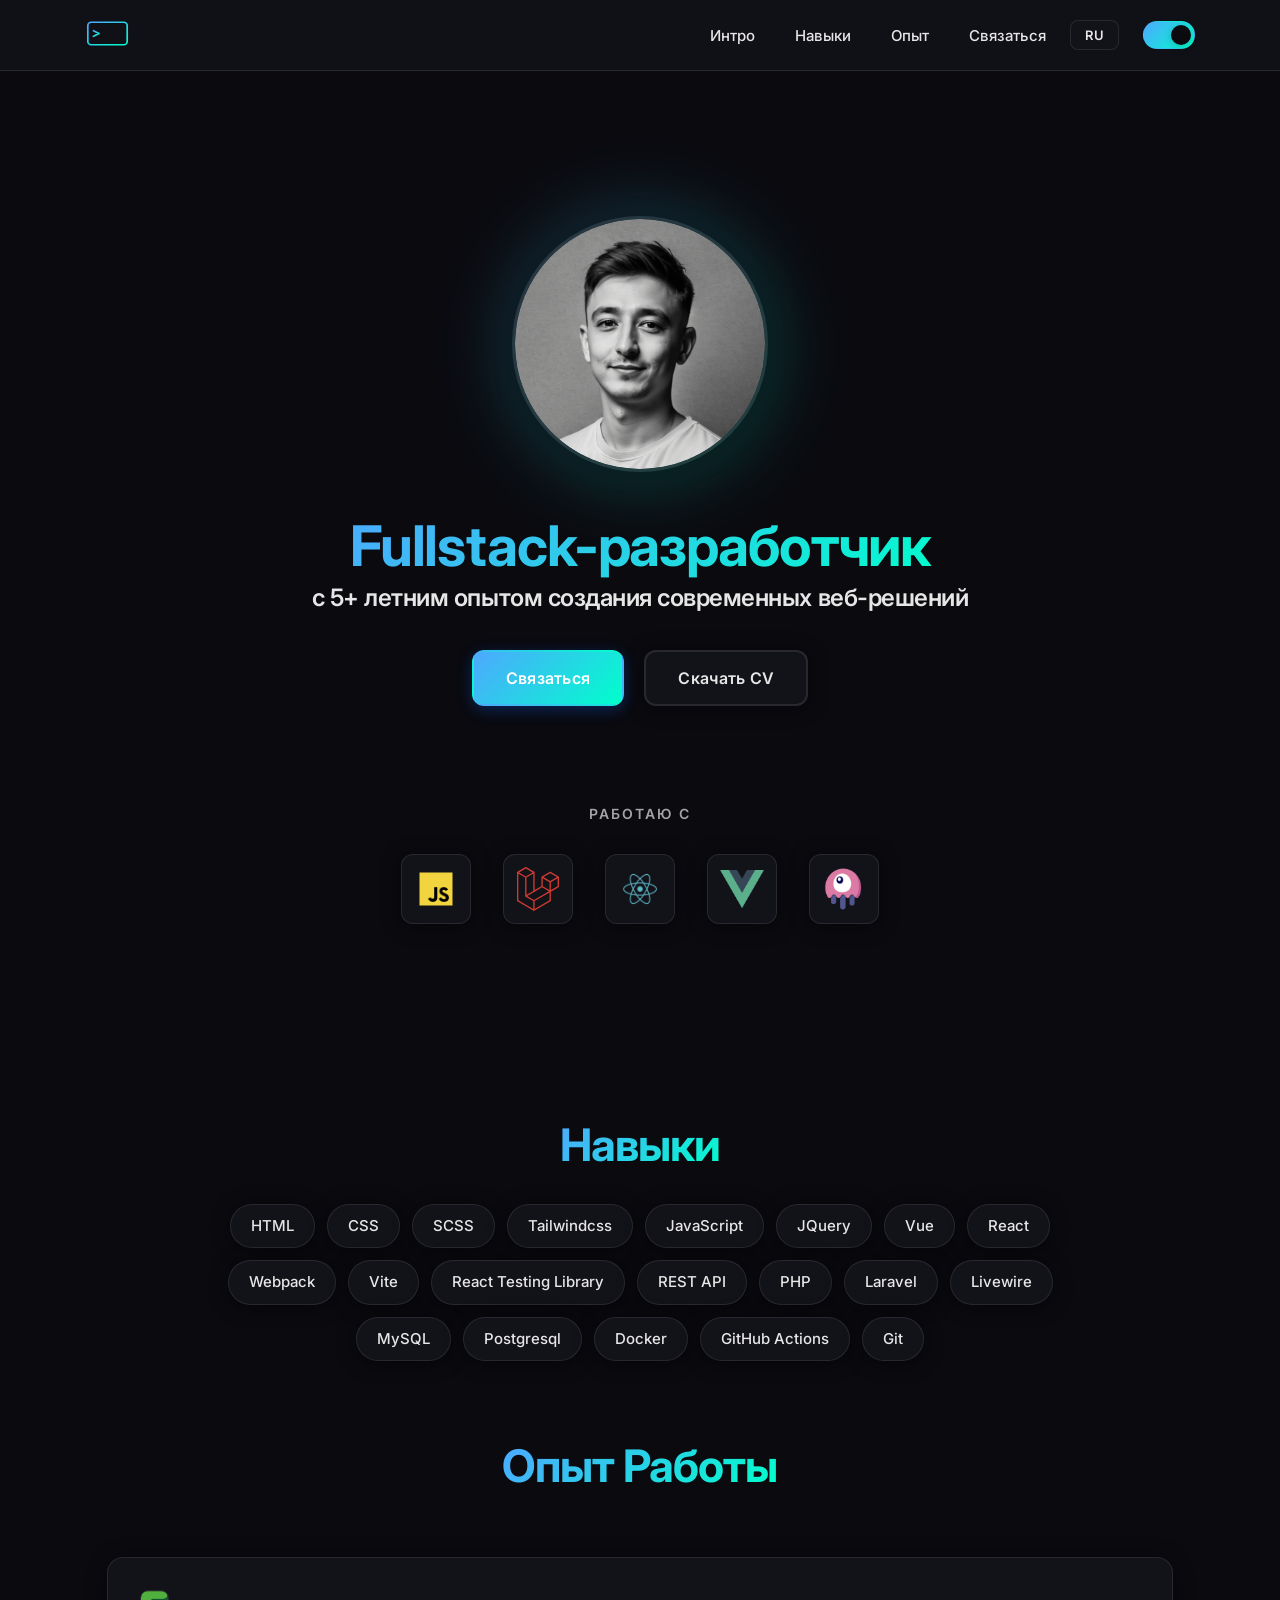
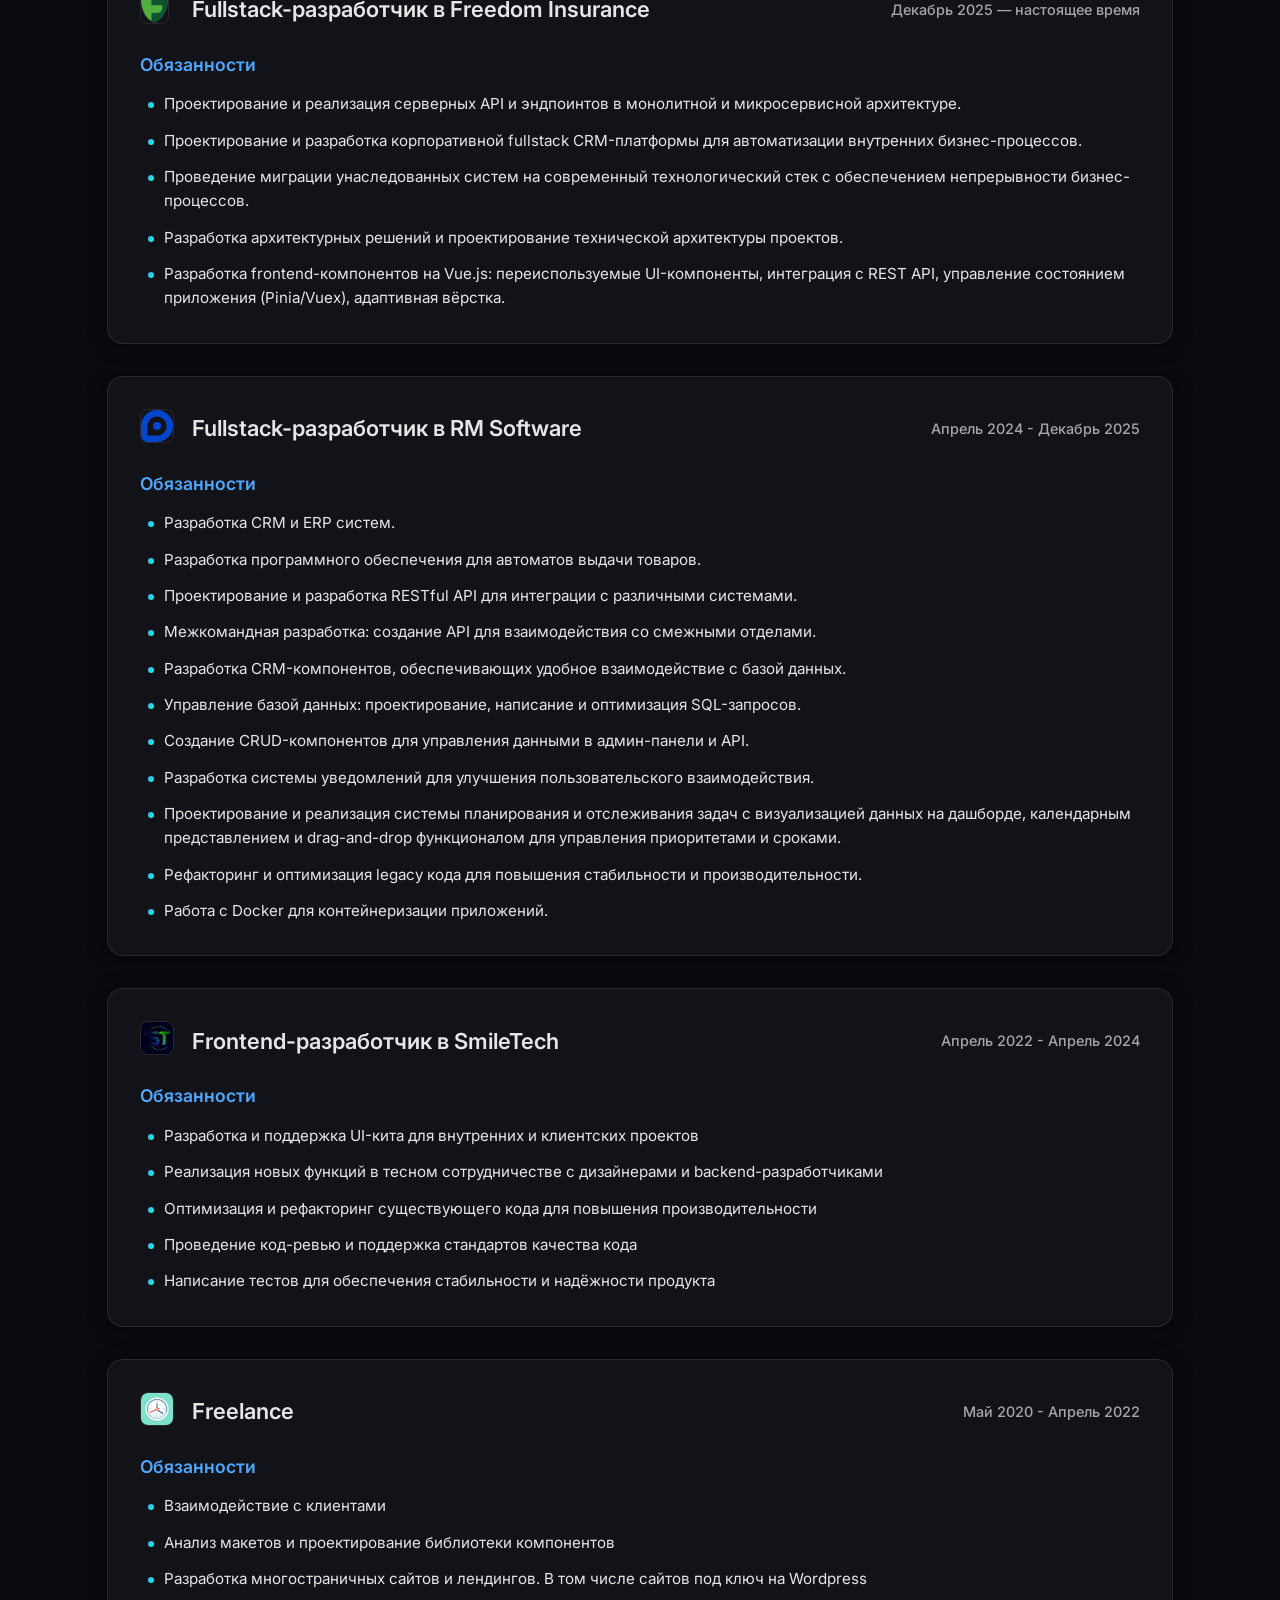
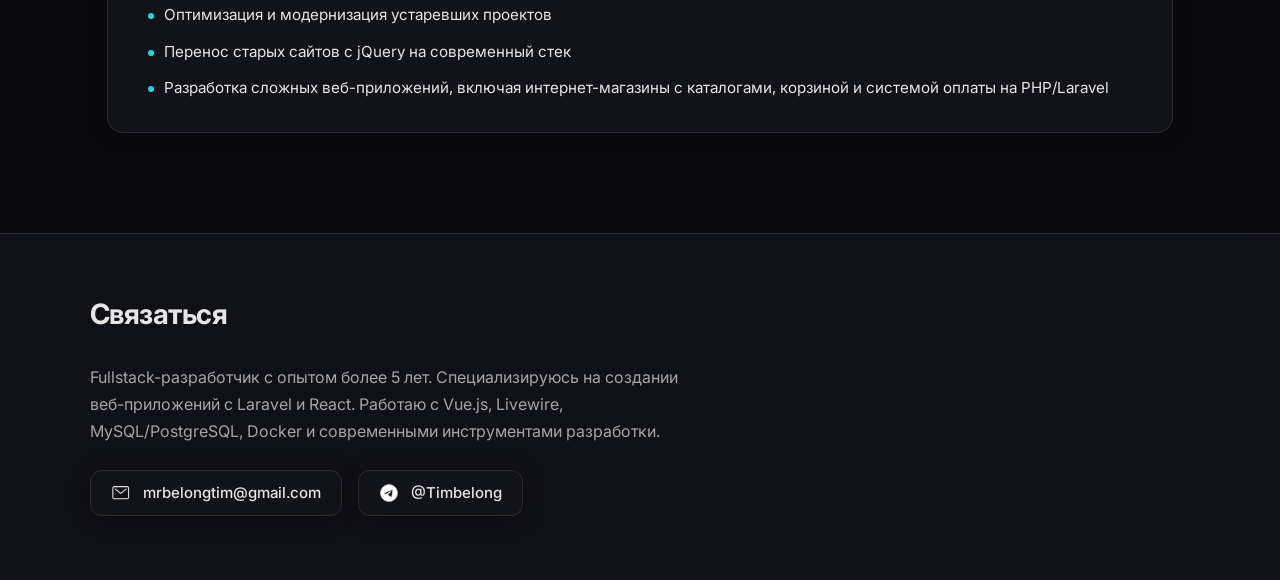
<file: index.html>
<!DOCTYPE html>
<html lang="en">

<head>
    <meta charset="UTF-8">
    <meta http-equiv="X-UA-Compatible" content="IE=edge">
    <meta name="viewport" content="width=device-width, initial-scale=1.0">
    <title>Timur Tulegaliyev</title>
    <link rel="stylesheet" href="styles/styles.css">
    <link rel="icon" type="image/png" sizes="16x16" href="favicon/favicon-16x16.png">
    <link rel="icon" type="image/png" sizes="32x32" href="favicon/favicon-32x32.png">
    <link rel="apple-touch-icon" sizes="180x180" href="favicon/apple-touch-icon.png">
    <link rel="icon" type="image/png" sizes="192x192" href="favicon/android-chrome-192x192.png">
    <link rel="icon" type="image/png" sizes="512x512" href="favicon/android-chrome-512x512.png">
    <link rel="icon" type="image/x-icon" href="favicon/favicon.ico">
</head>

<body>
    <header>
        <div class="container">
            <div class="wrapper">
                <a class="header_logo" href="#">
                    <svg xmlns="http://www.w3.org/2000/svg" viewBox="0 0 80 60">
                        <defs>
                            <linearGradient id="terminal-gradient" x1="0%" y1="0%" x2="100%" y2="100%">
                                <stop offset="0%" style="stop-color:var(--accent-gradient-start);stop-opacity:1" />
                                <stop offset="100%" style="stop-color:var(--accent-gradient-end);stop-opacity:1" />
                            </linearGradient>
                        </defs>
                        <rect x="5" y="10" width="70" height="40" rx="6" stroke="url(#terminal-gradient)" stroke-width="3" fill="none"/>
                        <polyline points="15,25 25,30 15,35" stroke="url(#terminal-gradient)" stroke-width="3" stroke-linecap="round" stroke-linejoin="round" fill="none"/>
                        <line x1="35" y1="35" x2="55" y2="35" stroke="url(#terminal-gradient)" stroke-width="3" stroke-linecap="round"/>
                    </svg>
                </a>

                <nav>
                    <ul>
                        <li><a href="#intro" data-translate="menu-intro">Интро</a></li>
                        <li><a href="#skills" data-translate="menu-skills">Навыки</a></li>
                        <li><a href="#experience" data-translate="menu-exp">Опыт</a></li>
                        <li><a href="#contact" data-translate="menu-contact">Связаться</a></li>
                    </ul>
                    <div class="language-switcher">
                        <button id="current-language">ru</button>
                        <div class="dropdown" style="display: none;">
                            <button data-lang="ru" style="display: none;">ru</button>
                            <button data-lang="en">en</button>
                        </div>
                    </div>
                    <label id="switch" class="switch">
                        <input type="checkbox" id="slider" checked>
                        <span class="slider round"></span>
                    </label>
                    <div class="burger__menu">
                        <span></span>
                    </div>
                </nav>

            </div>
        </div>
    </header>

    <div class="container">
        <div class="section__about" id="intro">
            <div class="wrapper">
                <picture>
                    <source srcset="/images/avatar.jpg 250w, /images/avatar.jpg 375w"
                        type="image/webp" sizes="(max-width: 991px) 250px, 375px">
                    <img srcset="/images/Avatar2x-BVRbqmLw.webp 250w, /images/avatar.jpg 375w"
                        sizes="(max-width: 991px) 250px, 375px" src="/images/avatar.jpg"
                        alt="My simple avatar" width="250" height="250">
                </picture>
                <div class="text__model">
                    <h1>
                        <span class="mark" data-translate="intro-mark">Fullstack-разработчик</span>
                        <span data-translate="intro"> с 5+ летним опытом создания современных веб-решений</span>
                    </h1>
                </div>

                <div class="btns">
                    <a href="https://t.me/Timbelong" target="_blank" class="btn contact" data-translate="btn-contact">Связаться</a>
                    <a id="cvLink" href="assets/Cv-EN.pdf" target="_blank" class="btn cv"
                        data-translate="btn-cv">Скачать CV</a>
                </div>

                <div class="tech_stack">
                    <h2 data-translate="tech-stack">работаю с</h2>
                    <ul>
                        <li>
                            <img src="images/js.png" alt="js">
                        </li>
                        <li>
                            <img src="images/laravel.svg" alt="laravel">
                        </li>
                        <li>
                            <img src="images/react.png" alt="react">
                        </li>
                        <li>
                            <img src="images/vue.png" alt="vue">
                        </li>
                        <li>
                            <img src="images/Livewire.png" alt="livewire">
                        </li>
                    </ul>
                </div>
            </div>
        </div>

        <div class="skills_section wrapp" id="skills">
            <h2 class="title" data-translate="skills">Навыки</h2>
            <ul>
                <li><span>HTML</span></li>
                <li><span>CSS</span></li>
                <li><span>SCSS</span></li>
                <li><span>Tailwindcss</span></li>
                <li><span>JavaScript</span></li>
                <li><span>JQuery</span></li>
                <li><span>Vue</span></li>
                <li><span>React</span></li>
                <li><span>Webpack</span></li>
                <li><span>Vite</span></li>
                <li><span>React Testing Library</span></li>
                <li><span>REST API</span></li>
                <li><span>PHP</span></li>
                <li><span>Laravel</span></li>
                <li><span>Livewire</span></li>
                <li><span>MySQL</span></li>
                <li><span>Postgresql</span></li>
                <li><span>Docker</span></li>
                <li><span>GitHub Actions</span></li>
                <li><span>Git</span></li>
            </ul>
        </div>

        <div class="expirience wrapp" id="experience">
            <h2 class="title" data-translate="experience">Опыт Работы</h2>

            <div class="expirience_item">
                <div class="expirience_title">
                    <div>
                        <picture>
                            <source srcset="images/freedomlogo.png" type="image/svg+xml">
                            <img loading="lazy" src="images/freedomlogo.png" alt="Freedom Insurance" width="90" height="32" class="expirience_logo_wide">
                        </picture>
                        <h2 data-translate="job-freedom-title">Fullstack-разработчик в Freedom Insurance</h2>
                    </div>

                    <p data-translate="job-freedom-date">Декабрь 2025 — настоящее время</p>
                </div>

                <h4 data-translate="responsibilities">Обязанности:</h4>
                <ul>
                    <li data-translate="freedom-responsibility-1">Проектирование и реализация серверных API и эндпоинтов в монолитной и микросервисной архитектуре.</li>
                    <li data-translate="freedom-responsibility-2">Проектирование и разработка корпоративной fullstack CRM-платформы для автоматизации внутренних бизнес-процессов.</li>
                    <li data-translate="freedom-responsibility-3">Проведение миграции унаследованных систем на современный технологический стек с обеспечением непрерывности бизнес-процессов.</li>
                    <li data-translate="freedom-responsibility-4">Разработка архитектурных решений и проектирование технической архитектуры проектов.</li>
                    <li data-translate="freedom-responsibility-5">Разработка frontend-компонентов на Vue.js: переиспользуемые UI-компоненты, интеграция с REST API, управление состоянием приложения (Pinia/Vuex), адаптивная вёрстка.</li>
                </ul>
            </div>

            <div class="expirience_item">
                <div class="expirience_title">
                    <div>
                        <picture>
                            <source srcset="images/rm-software.svg" type="image/svg">
                            <img loading="lazy" src="images/rm-software.svg" alt="rm software" width="32" height="32">
                        </picture>
                        <h2 data-translate="job-rm-title">Fullstack-разработчик в RM Software</h2>
                    </div>

                    <p data-translate="job-rm-date">Апрель 2024 - Декабрь 2025</p>
                </div>

                <h4 data-translate="responsibilities">Обязанности:</h4>
                <ul>
                    <li data-translate="rm-responsibility-1">Разработка CRM и ERP систем.</li>
                    <li data-translate="rm-responsibility-2">Разработка программного обеспечения для автоматов выдачи товаров.</li>
                    <li data-translate="rm-responsibility-3">Проектирование и разработка RESTful API для интеграции с различными системами.</li>
                    <li data-translate="rm-responsibility-4">Межкомандная разработка: создание API для взаимодействия со смежными отделами.</li>
                    <li data-translate="rm-responsibility-5">Разработка CRM-компонентов, обеспечивающих удобное взаимодействие с базой данных.</li>
                    <li data-translate="rm-responsibility-6">Управление базой данных: проектирование, написание и оптимизация SQL-запросов.</li>
                    <li data-translate="rm-responsibility-7">Создание CRUD-компонентов для управления данными в админ-панели и API.</li>
                    <li data-translate="rm-responsibility-8">Разработка системы уведомлений для улучшения пользовательского взаимодействия.</li>
                    <li data-translate="rm-responsibility-9">Проектирование и реализация системы планирования и отслеживания задач с визуализацией данных на дашборде, календарным представлением и drag-and-drop функционалом для управления приоритетами и сроками.</li>
                    <li data-translate="rm-responsibility-10">Рефакторинг и оптимизация legacy кода для повышения стабильности и производительности.</li>
                    <li data-translate="rm-responsibility-11">Работа с Docker для контейнеризации приложений.</li>
                </ul>
            </div>

            <div class="expirience_item">
                <div class="expirience_title">
                    <div>
                        <picture>
                            <source srcset="images/smiletechprague_logo.jpeg" type="image/jpeg">
                            <img loading="lazy" src="images/smiletechprague_logo.jpeg" alt="smile tech" width="32"
                                height="32">
                        </picture>
                        <h2 data-translate="job-smiletech-title">Frontend-разработчик в SmileTech</h2>
                    </div>

                    <p data-translate="job-smiletech-date">Апрель 2022 - Апрель 2024</p>
                </div>

                <h4 data-translate="responsibilities">Обязанности:</h4>
                <ul>
                    <li data-translate="smiletech-responsibility-1">Разработка и поддержка UI-кита для внутренних и клиентских проектов.</li>
                    <li data-translate="smiletech-responsibility-2">Реализация новых функций в тесном сотрудничестве с дизайнерами и backend-разработчиками.</li>
                    <li data-translate="smiletech-responsibility-3">Оптимизация и рефакторинг существующего кода для повышения производительности.</li>
                    <li data-translate="smiletech-responsibility-4">Проведение код-ревью и поддержка стандартов качества кода.</li>
                    <li data-translate="smiletech-responsibility-5">Написание тестов для обеспечения стабильности и надёжности продукта.</li>
                </ul>
            </div>

            <div class="expirience_item">
                <div class="expirience_title">
                    <div>
                        <picture>
                            <source srcset="images/freelance.webp" type="image/webp">
                            <img loading="lazy" src="images/freelance.webp" alt="freelance" width="32" height="32">
                        </picture>
                        <h2 data-translate="job-freelance-title">Freelance</h2>
                    </div>

                    <p data-translate="job-freelance-date">Май 2020 - Апрель 2022</p>
                </div>

                <h4 data-translate="responsibilities">Обязанности:</h4>
                <ul>
                    <li data-translate="freelance-responsibility-1">Взаимодействие с клиентами.</li>
                    <li data-translate="freelance-responsibility-2">Анализ макетов и проектирование библиотеки компонентов.</li>
                    <li data-translate="freelance-responsibility-3">Разработка многостраничных сайтов и лендингов. В том числе сайтов под ключ на Wordpress.</li>
                    <li data-translate="freelance-responsibility-4">Оптимизация и модернизация устаревших проектов.</li>
                    <li data-translate="freelance-responsibility-5">Перенос старых сайтов с jQuery на современный стек.</li>
                    <li data-translate="freelance-responsibility-6">Разработка сложных веб-приложений, включая интернет-магазины с каталогами, корзиной и системой оплаты на PHP/Laravel.</li>
                </ul>
            </div>


        </div>
    </div>

    <footer id="contact">
        <div class="container">
            <div class="wrapper">
                <h4 data-translate="contact">Связаться</h4>
                <div class="info">
                    <p data-translate="contact-info">Fullstack-разработчик с опытом более 5 лет. Специализируюсь на создании веб-приложений с Laravel и React. Работаю с Vue.js, Livewire, MySQL/PostgreSQL, Docker и современными инструментами разработки.</p>
                    <div class="contact-links">
                        <a href="mailto:mrbelongtim@gmail.com" target="_blank">
                            <svg width="17" height="17" viewBox="0 0 17 17" fill="none" xmlns="http://www.w3.org/2000/svg">
                                <path
                                    d="M2.83719 3.09485H13.6693C14.3815 3.09485 14.9589 3.67219 14.9589 4.38439V12.1216C14.9589 12.8338 14.3815 13.4112 13.6693 13.4112H2.83719C2.125 13.4112 1.54765 12.8338 1.54765 12.1216V4.38439C1.54765 3.67219 2.125 3.09485 2.83719 3.09485Z"
                                    stroke="white" stroke-width="0.884256" stroke-linecap="round" stroke-linejoin="round">
                                </path>
                                <path d="M12.8954 5.1582L8.25304 8.76891L3.6107 5.1582" stroke="white"
                                    stroke-width="0.884256" stroke-linecap="round" stroke-linejoin="round">
                                </path>
                            </svg>
                            <span>mrbelongtim@gmail.com</span>
                        </a>
                        <a href="https://t.me/Timbelong" target="_blank">
                            <svg width="17" height="17" viewBox="0 0 24 24" fill="none" xmlns="http://www.w3.org/2000/svg">
                                <path d="M12 2C6.48 2 2 6.48 2 12C2 17.52 6.48 22 12 22C17.52 22 22 17.52 22 12C22 6.48 17.52 2 12 2ZM16.64 8.8C16.49 10.38 15.84 14.22 15.51 15.99C15.37 16.74 15.09 16.99 14.83 17.02C14.25 17.07 13.81 16.64 13.25 16.27C12.37 15.69 11.87 15.33 11.02 14.77C10.03 14.12 10.67 13.76 11.24 13.18C11.39 13.03 13.95 10.7 14 10.49C14.0069 10.4582 14.006 10.4252 13.9973 10.3938C13.9886 10.3624 13.9724 10.3337 13.95 10.31C13.89 10.26 13.81 10.28 13.74 10.29C13.65 10.31 12.25 11.24 9.52 13.08C9.12 13.35 8.76 13.48 8.44 13.47C8.08 13.46 7.4 13.27 6.89 13.11C6.26 12.92 5.77 12.82 5.81 12.47C5.83 12.29 6.08 12.11 6.55 11.92C9.47 10.63 11.41 9.79 12.38 9.39C15.16 8.23 15.73 8.03 16.11 8.03C16.19 8.03 16.38 8.05 16.5 8.15C16.6 8.23 16.63 8.34 16.64 8.42C16.63 8.48 16.65 8.66 16.64 8.8Z" fill="white"/>
                            </svg>
                            <span>@Timbelong</span>
                        </a>
                    </div>
                </div>
            </div>
        </div>
    </footer>

    <script src="scripts/sctipt.js"></script>
</body>

</html>
</file>
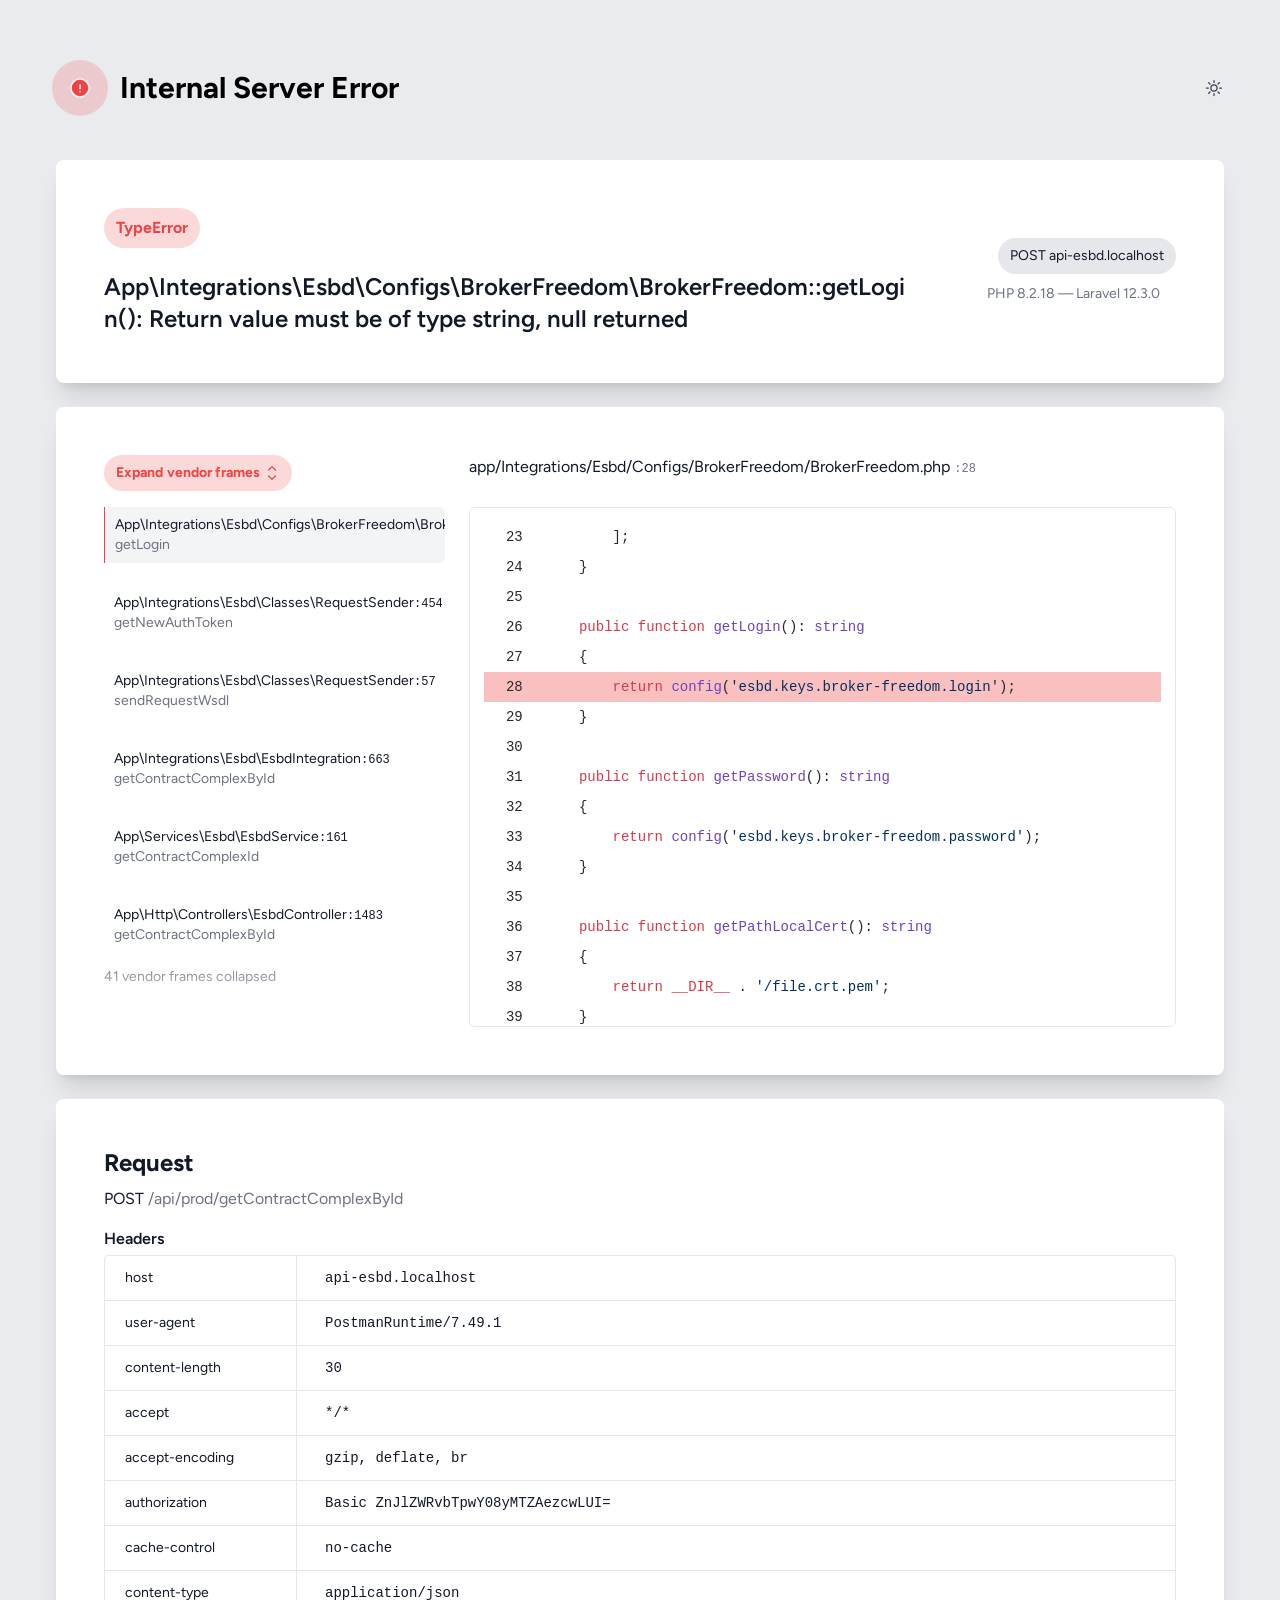
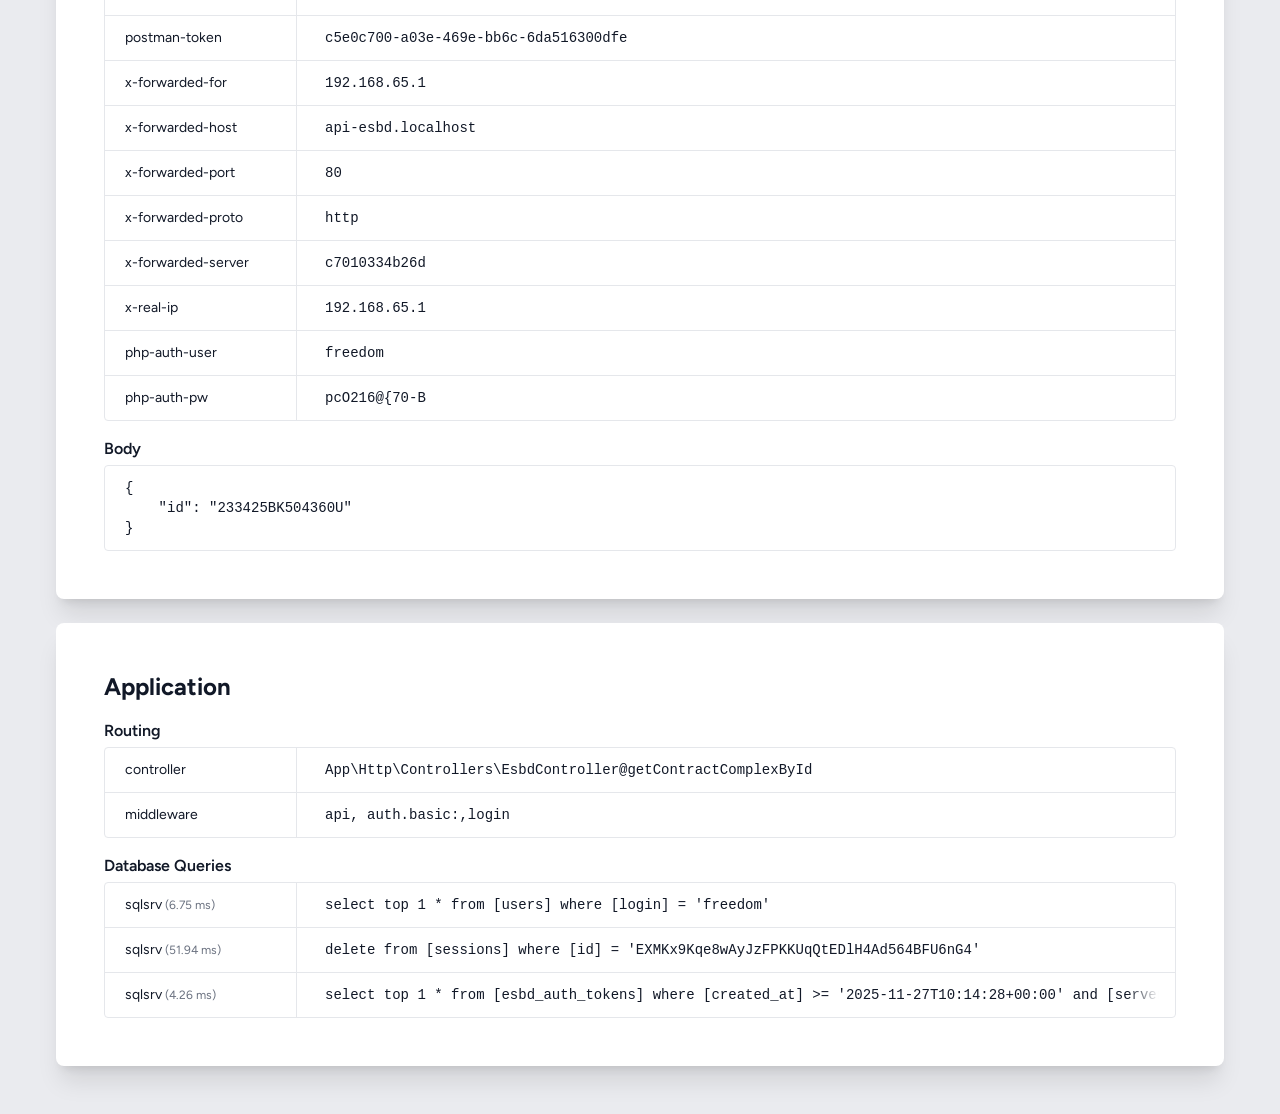
<file: test.html>
<!DOCTYPE html>
<html lang="en">

<head>
    <meta charset="utf-8" />
    <meta name="viewport" content="width=device-width, initial-scale=1" />

    <title>Esbd</title>

    <link rel="icon" type="image/svg+xml"
        href="data:image/svg+xml,%3Csvg viewBox='0 -.11376601 49.74245785 51.31690859' xmlns='http://www.w3.org/2000/svg'%3E%3Cpath d='m49.626 11.564a.809.809 0 0 1 .028.209v10.972a.8.8 0 0 1 -.402.694l-9.209 5.302v10.509c0 .286-.152.55-.4.694l-19.223 11.066c-.044.025-.092.041-.14.058-.018.006-.035.017-.054.022a.805.805 0 0 1 -.41 0c-.022-.006-.042-.018-.063-.026-.044-.016-.09-.03-.132-.054l-19.219-11.066a.801.801 0 0 1 -.402-.694v-32.916c0-.072.01-.142.028-.21.006-.023.02-.044.028-.067.015-.042.029-.085.051-.124.015-.026.037-.047.055-.071.023-.032.044-.065.071-.093.023-.023.053-.04.079-.06.029-.024.055-.05.088-.069h.001l9.61-5.533a.802.802 0 0 1 .8 0l9.61 5.533h.002c.032.02.059.045.088.068.026.02.055.038.078.06.028.029.048.062.072.094.017.024.04.045.054.071.023.04.036.082.052.124.008.023.022.044.028.068a.809.809 0 0 1 .028.209v20.559l8.008-4.611v-10.51c0-.07.01-.141.028-.208.007-.024.02-.045.028-.068.016-.042.03-.085.052-.124.015-.026.037-.047.054-.071.024-.032.044-.065.072-.093.023-.023.052-.04.078-.06.03-.024.056-.05.088-.069h.001l9.611-5.533a.801.801 0 0 1 .8 0l9.61 5.533c.034.02.06.045.09.068.025.02.054.038.077.06.028.029.048.062.072.094.018.024.04.045.054.071.023.039.036.082.052.124.009.023.022.044.028.068zm-1.574 10.718v-9.124l-3.363 1.936-4.646 2.675v9.124l8.01-4.611zm-9.61 16.505v-9.13l-4.57 2.61-13.05 7.448v9.216zm-36.84-31.068v31.068l17.618 10.143v-9.214l-9.204-5.209-.003-.002-.004-.002c-.031-.018-.057-.044-.086-.066-.025-.02-.054-.036-.076-.058l-.002-.003c-.026-.025-.044-.056-.066-.084-.02-.027-.044-.05-.06-.078l-.001-.003c-.018-.03-.029-.066-.042-.1-.013-.03-.03-.058-.038-.09v-.001c-.01-.038-.012-.078-.016-.117-.004-.03-.012-.06-.012-.09v-21.483l-4.645-2.676-3.363-1.934zm8.81-5.994-8.007 4.609 8.005 4.609 8.006-4.61-8.006-4.608zm4.164 28.764 4.645-2.674v-20.096l-3.363 1.936-4.646 2.675v20.096zm24.667-23.325-8.006 4.609 8.006 4.609 8.005-4.61zm-.801 10.605-4.646-2.675-3.363-1.936v9.124l4.645 2.674 3.364 1.937zm-18.422 20.561 11.743-6.704 5.87-3.35-8-4.606-9.211 5.303-8.395 4.833z' fill='%23ff2d20'/%3E%3C/svg%3E" />

    <link href="https://fonts.bunny.net/css?family=figtree:300,400,500,600" rel="stylesheet" />

    <style>
        .tippy-box[data-animation=fade][data-state=hidden] {
            opacity: 0
        }

        [data-tippy-root] {
            max-width: calc(100vw - 10px)
        }

        .tippy-box {
            position: relative;
            background-color: #333;
            color: #fff;
            border-radius: 4px;
            font-size: 14px;
            line-height: 1.4;
            white-space: normal;
            outline: 0;
            transition-property: transform, visibility, opacity
        }

        .tippy-box[data-placement^=top]>.tippy-arrow {
            bottom: 0
        }

        .tippy-box[data-placement^=top]>.tippy-arrow:before {
            bottom: -7px;
            left: 0;
            border-width: 8px 8px 0;
            border-top-color: initial;
            transform-origin: center top
        }

        .tippy-box[data-placement^=bottom]>.tippy-arrow {
            top: 0
        }

        .tippy-box[data-placement^=bottom]>.tippy-arrow:before {
            top: -7px;
            left: 0;
            border-width: 0 8px 8px;
            border-bottom-color: initial;
            transform-origin: center bottom
        }

        .tippy-box[data-placement^=left]>.tippy-arrow {
            right: 0
        }

        .tippy-box[data-placement^=left]>.tippy-arrow:before {
            border-width: 8px 0 8px 8px;
            border-left-color: initial;
            right: -7px;
            transform-origin: center left
        }

        .tippy-box[data-placement^=right]>.tippy-arrow {
            left: 0
        }

        .tippy-box[data-placement^=right]>.tippy-arrow:before {
            left: -7px;
            border-width: 8px 8px 8px 0;
            border-right-color: initial;
            transform-origin: center right
        }

        .tippy-box[data-inertia][data-state=visible] {
            transition-timing-function: cubic-bezier(.54, 1.5, .38, 1.11)
        }

        .tippy-arrow {
            width: 16px;
            height: 16px;
            color: #333
        }

        .tippy-arrow:before {
            content: "";
            position: absolute;
            border-color: transparent;
            border-style: solid
        }

        .tippy-content {
            position: relative;
            padding: 5px 9px;
            z-index: 1
        }

        .tippy-box[data-theme~=material] {
            background-color: #505355;
            font-weight: 600
        }

        .tippy-box[data-theme~=material][data-placement^=top]>.tippy-arrow:before {
            border-top-color: #505355
        }

        .tippy-box[data-theme~=material][data-placement^=bottom]>.tippy-arrow:before {
            border-bottom-color: #505355
        }

        .tippy-box[data-theme~=material][data-placement^=left]>.tippy-arrow:before {
            border-left-color: #505355
        }

        .tippy-box[data-theme~=material][data-placement^=right]>.tippy-arrow:before {
            border-right-color: #505355
        }

        .tippy-box[data-theme~=material]>.tippy-backdrop {
            background-color: #505355
        }

        .tippy-box[data-theme~=material]>.tippy-svg-arrow {
            fill: #505355
        }

        .tippy-box[data-animation=scale][data-placement^=top] {
            transform-origin: bottom
        }

        .tippy-box[data-animation=scale][data-placement^=bottom] {
            transform-origin: top
        }

        .tippy-box[data-animation=scale][data-placement^=left] {
            transform-origin: right
        }

        .tippy-box[data-animation=scale][data-placement^=right] {
            transform-origin: left
        }

        .tippy-box[data-animation=scale][data-state=hidden] {
            transform: scale(.5);
            opacity: 0
        }

        *,
        :before,
        :after {
            box-sizing: border-box;
            border-width: 0;
            border-style: solid;
            border-color: #e5e7eb
        }

        :before,
        :after {
            --tw-content: ""
        }

        html,
        :host {
            line-height: 1.5;
            -webkit-text-size-adjust: 100%;
            -moz-tab-size: 4;
            -o-tab-size: 4;
            tab-size: 4;
            font-family: Figtree, ui-sans-serif, system-ui, sans-serif, "Apple Color Emoji", "Segoe UI Emoji", Segoe UI Symbol, "Noto Color Emoji";
            font-feature-settings: normal;
            font-variation-settings: normal;
            -webkit-tap-highlight-color: transparent
        }

        body {
            margin: 0;
            line-height: inherit
        }

        hr {
            height: 0;
            color: inherit;
            border-top-width: 1px
        }

        abbr:where([title]) {
            -webkit-text-decoration: underline dotted;
            text-decoration: underline dotted
        }

        h1,
        h2,
        h3,
        h4,
        h5,
        h6 {
            font-size: inherit;
            font-weight: inherit
        }

        a {
            color: inherit;
            text-decoration: inherit
        }

        b,
        strong {
            font-weight: bolder
        }

        code,
        kbd,
        samp,
        pre {
            font-family: ui-monospace, SFMono-Regular, Menlo, Monaco, Consolas, Liberation Mono, Courier New, monospace;
            font-feature-settings: normal;
            font-variation-settings: normal;
            font-size: 1em
        }

        small {
            font-size: 80%
        }

        sub,
        sup {
            font-size: 75%;
            line-height: 0;
            position: relative;
            vertical-align: baseline
        }

        sub {
            bottom: -.25em
        }

        sup {
            top: -.5em
        }

        table {
            text-indent: 0;
            border-color: inherit;
            border-collapse: collapse
        }

        button,
        input,
        optgroup,
        select,
        textarea {
            font-family: inherit;
            font-feature-settings: inherit;
            font-variation-settings: inherit;
            font-size: 100%;
            font-weight: inherit;
            line-height: inherit;
            letter-spacing: inherit;
            color: inherit;
            margin: 0;
            padding: 0
        }

        button,
        select {
            text-transform: none
        }

        button,
        input:where([type=button]),
        input:where([type=reset]),
        input:where([type=submit]) {
            -webkit-appearance: button;
            background-color: transparent;
            background-image: none
        }

        :-moz-focusring {
            outline: auto
        }

        :-moz-ui-invalid {
            box-shadow: none
        }

        progress {
            vertical-align: baseline
        }

        ::-webkit-inner-spin-button,
        ::-webkit-outer-spin-button {
            height: auto
        }

        [type=search] {
            -webkit-appearance: textfield;
            outline-offset: -2px
        }

        ::-webkit-search-decoration {
            -webkit-appearance: none
        }

        ::-webkit-file-upload-button {
            -webkit-appearance: button;
            font: inherit
        }

        summary {
            display: list-item
        }

        blockquote,
        dl,
        dd,
        h1,
        h2,
        h3,
        h4,
        h5,
        h6,
        hr,
        figure,
        p,
        pre {
            margin: 0
        }

        fieldset {
            margin: 0;
            padding: 0
        }

        legend {
            padding: 0
        }

        ol,
        ul,
        menu {
            list-style: none;
            margin: 0;
            padding: 0
        }

        dialog {
            padding: 0
        }

        textarea {
            resize: vertical
        }

        input::-moz-placeholder,
        textarea::-moz-placeholder {
            opacity: 1;
            color: #9ca3af
        }

        input::placeholder,
        textarea::placeholder {
            opacity: 1;
            color: #9ca3af
        }

        button,
        [role=button] {
            cursor: pointer
        }

        :disabled {
            cursor: default
        }

        img,
        svg,
        video,
        canvas,
        audio,
        iframe,
        embed,
        object {
            display: block;
            vertical-align: middle
        }

        img,
        video {
            max-width: 100%;
            height: auto
        }

        [hidden] {
            display: none
        }

        *,
        :before,
        :after {
            --tw-border-spacing-x: 0;
            --tw-border-spacing-y: 0;
            --tw-translate-x: 0;
            --tw-translate-y: 0;
            --tw-rotate: 0;
            --tw-skew-x: 0;
            --tw-skew-y: 0;
            --tw-scale-x: 1;
            --tw-scale-y: 1;
            --tw-pan-x: ;
            --tw-pan-y: ;
            --tw-pinch-zoom: ;
            --tw-scroll-snap-strictness: proximity;
            --tw-gradient-from-position: ;
            --tw-gradient-via-position: ;
            --tw-gradient-to-position: ;
            --tw-ordinal: ;
            --tw-slashed-zero: ;
            --tw-numeric-figure: ;
            --tw-numeric-spacing: ;
            --tw-numeric-fraction: ;
            --tw-ring-inset: ;
            --tw-ring-offset-width: 0px;
            --tw-ring-offset-color: #fff;
            --tw-ring-color: rgb(59 130 246 / .5);
            --tw-ring-offset-shadow: 0 0 #0000;
            --tw-ring-shadow: 0 0 #0000;
            --tw-shadow: 0 0 #0000;
            --tw-shadow-colored: 0 0 #0000;
            --tw-blur: ;
            --tw-brightness: ;
            --tw-contrast: ;
            --tw-grayscale: ;
            --tw-hue-rotate: ;
            --tw-invert: ;
            --tw-saturate: ;
            --tw-sepia: ;
            --tw-drop-shadow: ;
            --tw-backdrop-blur: ;
            --tw-backdrop-brightness: ;
            --tw-backdrop-contrast: ;
            --tw-backdrop-grayscale: ;
            --tw-backdrop-hue-rotate: ;
            --tw-backdrop-invert: ;
            --tw-backdrop-opacity: ;
            --tw-backdrop-saturate: ;
            --tw-backdrop-sepia: ;
            --tw-contain-size: ;
            --tw-contain-layout: ;
            --tw-contain-paint: ;
            --tw-contain-style:
        }

        ::backdrop {
            --tw-border-spacing-x: 0;
            --tw-border-spacing-y: 0;
            --tw-translate-x: 0;
            --tw-translate-y: 0;
            --tw-rotate: 0;
            --tw-skew-x: 0;
            --tw-skew-y: 0;
            --tw-scale-x: 1;
            --tw-scale-y: 1;
            --tw-pan-x: ;
            --tw-pan-y: ;
            --tw-pinch-zoom: ;
            --tw-scroll-snap-strictness: proximity;
            --tw-gradient-from-position: ;
            --tw-gradient-via-position: ;
            --tw-gradient-to-position: ;
            --tw-ordinal: ;
            --tw-slashed-zero: ;
            --tw-numeric-figure: ;
            --tw-numeric-spacing: ;
            --tw-numeric-fraction: ;
            --tw-ring-inset: ;
            --tw-ring-offset-width: 0px;
            --tw-ring-offset-color: #fff;
            --tw-ring-color: rgb(59 130 246 / .5);
            --tw-ring-offset-shadow: 0 0 #0000;
            --tw-ring-shadow: 0 0 #0000;
            --tw-shadow: 0 0 #0000;
            --tw-shadow-colored: 0 0 #0000;
            --tw-blur: ;
            --tw-brightness: ;
            --tw-contrast: ;
            --tw-grayscale: ;
            --tw-hue-rotate: ;
            --tw-invert: ;
            --tw-saturate: ;
            --tw-sepia: ;
            --tw-drop-shadow: ;
            --tw-backdrop-blur: ;
            --tw-backdrop-brightness: ;
            --tw-backdrop-contrast: ;
            --tw-backdrop-grayscale: ;
            --tw-backdrop-hue-rotate: ;
            --tw-backdrop-invert: ;
            --tw-backdrop-opacity: ;
            --tw-backdrop-saturate: ;
            --tw-backdrop-sepia: ;
            --tw-contain-size: ;
            --tw-contain-layout: ;
            --tw-contain-paint: ;
            --tw-contain-style:
        }

        .container {
            width: 100%
        }

        @media (min-width: 640px) {
            .container {
                max-width: 640px
            }
        }

        @media (min-width: 768px) {
            .container {
                max-width: 768px
            }
        }

        @media (min-width: 1024px) {
            .container {
                max-width: 1024px
            }
        }

        @media (min-width: 1280px) {
            .container {
                max-width: 1280px
            }
        }

        @media (min-width: 1536px) {
            .container {
                max-width: 1536px
            }
        }

        .absolute {
            position: absolute
        }

        .relative {
            position: relative
        }

        .right-0 {
            right: 0
        }

        .z-10 {
            z-index: 10
        }

        .mx-5 {
            margin-left: 1.25rem;
            margin-right: 1.25rem
        }

        .mx-auto {
            margin-left: auto;
            margin-right: auto
        }

        .my-3 {
            margin-top: .75rem;
            margin-bottom: .75rem
        }

        .-mt-2 {
            margin-top: -.5rem
        }

        .mb-12 {
            margin-bottom: 3rem
        }

        .mb-2 {
            margin-bottom: .5rem
        }

        .mb-3 {
            margin-bottom: .75rem
        }

        .ml-1 {
            margin-left: .25rem
        }

        .ml-3 {
            margin-left: .75rem
        }

        .mt-1 {
            margin-top: .25rem
        }

        .mt-2 {
            margin-top: .5rem
        }

        .mt-3 {
            margin-top: .75rem
        }

        .mt-4 {
            margin-top: 1rem
        }

        .mt-6 {
            margin-top: 1.5rem
        }

        .block {
            display: block
        }

        .inline-block {
            display: inline-block
        }

        .flex {
            display: flex
        }

        .inline-flex {
            display: inline-flex
        }

        .table {
            display: table
        }

        .grid {
            display: grid
        }

        .hidden {
            display: none
        }

        .h-4 {
            height: 1rem
        }

        .h-5 {
            height: 1.25rem
        }

        .h-6 {
            height: 1.5rem
        }

        .h-\[32\.5rem\] {
            height: 32.5rem
        }

        .h-\[35\.5rem\] {
            height: 35.5rem
        }

        .max-h-32 {
            max-height: 8rem
        }

        .w-4 {
            width: 1rem
        }

        .w-5 {
            width: 1.25rem
        }

        .w-6 {
            width: 1.5rem
        }

        .w-\[8rem\] {
            width: 8rem
        }

        .w-full {
            width: 100%
        }

        .min-w-0 {
            min-width: 0px
        }

        .max-w-full {
            max-width: 100%
        }

        .flex-none {
            flex: none
        }

        .shrink-0 {
            flex-shrink: 0
        }

        .flex-grow {
            flex-grow: 1
        }

        .origin-top-right {
            transform-origin: top right
        }

        .cursor-pointer {
            cursor: pointer
        }

        .grid-cols-1 {
            grid-template-columns: repeat(1, minmax(0, 1fr))
        }

        .flex-col {
            flex-direction: column
        }

        .items-center {
            align-items: center
        }

        .items-baseline {
            align-items: baseline
        }

        .justify-between {
            justify-content: space-between
        }

        .gap-2 {
            gap: .5rem
        }

        .gap-3 {
            gap: .75rem
        }

        .gap-6 {
            gap: 1.5rem
        }

        .space-y-2>:not([hidden])~:not([hidden]) {
            --tw-space-y-reverse: 0;
            margin-top: calc(.5rem * calc(1 - var(--tw-space-y-reverse)));
            margin-bottom: calc(.5rem * var(--tw-space-y-reverse))
        }

        .overflow-x-auto {
            overflow-x: auto
        }

        .overflow-y-hidden {
            overflow-y: hidden
        }

        .overflow-x-scroll {
            overflow-x: scroll
        }

        .truncate {
            overflow: hidden;
            text-overflow: ellipsis;
            white-space: nowrap
        }

        .break-words {
            overflow-wrap: break-word
        }

        .rounded {
            border-radius: .25rem
        }

        .rounded-full {
            border-radius: 9999px
        }

        .rounded-lg {
            border-radius: .5rem
        }

        .rounded-md {
            border-radius: .375rem
        }

        .rounded-r-md {
            border-top-right-radius: .375rem;
            border-bottom-right-radius: .375rem
        }

        .border {
            border-width: 1px
        }

        .border-l {
            border-left-width: 1px
        }

        .border-l-2 {
            border-left-width: 2px
        }

        .border-r {
            border-right-width: 1px
        }

        .border-t {
            border-top-width: 1px
        }

        .border-transparent {
            border-color: transparent
        }

        .border-l-red-500 {
            --tw-border-opacity: 1;
            border-left-color: rgb(239 68 68 / var(--tw-border-opacity))
        }

        .bg-gray-100 {
            --tw-bg-opacity: 1;
            background-color: rgb(243 244 246 / var(--tw-bg-opacity))
        }

        .bg-gray-200 {
            --tw-bg-opacity: 1;
            background-color: rgb(229 231 235 / var(--tw-bg-opacity))
        }

        .bg-gray-200\/80 {
            background-color: #e5e7ebcc
        }

        .bg-red-500\/20 {
            background-color: #ef444433
        }

        .bg-white {
            --tw-bg-opacity: 1;
            background-color: rgb(255 255 255 / var(--tw-bg-opacity))
        }

        .fill-red-500 {
            fill: #ef4444
        }

        .p-1 {
            padding: .25rem
        }

        .p-2 {
            padding: .5rem
        }

        .p-4 {
            padding: 1rem
        }

        .p-6 {
            padding: 1.5rem
        }

        .px-3 {
            padding-left: .75rem;
            padding-right: .75rem
        }

        .px-4 {
            padding-left: 1rem;
            padding-right: 1rem
        }

        .px-5 {
            padding-left: 1.25rem;
            padding-right: 1.25rem
        }

        .px-6 {
            padding-left: 1.5rem;
            padding-right: 1.5rem
        }

        .py-2 {
            padding-top: .5rem;
            padding-bottom: .5rem
        }

        .py-3 {
            padding-top: .75rem;
            padding-bottom: .75rem
        }

        .pb-12 {
            padding-bottom: 3rem
        }

        .pt-4 {
            padding-top: 1rem
        }

        .pt-6 {
            padding-top: 1.5rem
        }

        .text-left {
            text-align: left
        }

        .text-right {
            text-align: right
        }

        .font-mono {
            font-family: ui-monospace, SFMono-Regular, Menlo, Monaco, Consolas, Liberation Mono, Courier New, monospace
        }

        .font-sans {
            font-family: Figtree, ui-sans-serif, system-ui, sans-serif, "Apple Color Emoji", "Segoe UI Emoji", Segoe UI Symbol, "Noto Color Emoji"
        }

        .text-2xl {
            font-size: 1.5rem;
            line-height: 2rem
        }

        .text-lg {
            font-size: 1.125rem;
            line-height: 1.75rem
        }

        .text-sm {
            font-size: .875rem;
            line-height: 1.25rem
        }

        .text-xl {
            font-size: 1.25rem;
            line-height: 1.75rem
        }

        .text-xs {
            font-size: .75rem;
            line-height: 1rem
        }

        .font-bold {
            font-weight: 700
        }

        .font-semibold {
            font-weight: 600
        }

        .leading-5 {
            line-height: 1.25rem
        }

        .text-blue-500 {
            --tw-text-opacity: 1;
            color: rgb(59 130 246 / var(--tw-text-opacity))
        }

        .text-gray-400 {
            --tw-text-opacity: 1;
            color: rgb(156 163 175 / var(--tw-text-opacity))
        }

        .text-gray-50 {
            --tw-text-opacity: 1;
            color: rgb(249 250 251 / var(--tw-text-opacity))
        }

        .text-gray-500 {
            --tw-text-opacity: 1;
            color: rgb(107 114 128 / var(--tw-text-opacity))
        }

        .text-gray-700 {
            --tw-text-opacity: 1;
            color: rgb(55 65 81 / var(--tw-text-opacity))
        }

        .text-gray-900 {
            --tw-text-opacity: 1;
            color: rgb(17 24 39 / var(--tw-text-opacity))
        }

        .text-red-500 {
            --tw-text-opacity: 1;
            color: rgb(239 68 68 / var(--tw-text-opacity))
        }

        .antialiased {
            -webkit-font-smoothing: antialiased;
            -moz-osx-font-smoothing: grayscale
        }

        .shadow-xl {
            --tw-shadow: 0 20px 25px -5px rgb(0 0 0 / .1), 0 8px 10px -6px rgb(0 0 0 / .1);
            --tw-shadow-colored: 0 20px 25px -5px var(--tw-shadow-color), 0 8px 10px -6px var(--tw-shadow-color);
            box-shadow: var(--tw-ring-offset-shadow, 0 0 #0000), var(--tw-ring-shadow, 0 0 #0000), var(--tw-shadow)
        }

        .ring-1 {
            --tw-ring-offset-shadow: var(--tw-ring-inset) 0 0 0 var(--tw-ring-offset-width) var(--tw-ring-offset-color);
            --tw-ring-shadow: var(--tw-ring-inset) 0 0 0 calc(1px + var(--tw-ring-offset-width)) var(--tw-ring-color);
            box-shadow: var(--tw-ring-offset-shadow), var(--tw-ring-shadow), var(--tw-shadow, 0 0 #0000)
        }

        .ring-gray-900\/5 {
            --tw-ring-color: rgb(17 24 39 / .05)
        }

        .filter {
            filter: var(--tw-blur) var(--tw-brightness) var(--tw-contrast) var(--tw-grayscale) var(--tw-hue-rotate) var(--tw-invert) var(--tw-saturate) var(--tw-sepia) var(--tw-drop-shadow)
        }

        [x-cloak] {
            display: none
        }

        html {
            -moz-tab-size: 4;
            -o-tab-size: 4;
            tab-size: 4
        }

        table.hljs-ln {
            color: inherit;
            font-size: inherit;
            border-spacing: 2px
        }

        pre code.hljs {
            background: none;
            padding: .5em 0 0;
            width: 100%
        }

        .hljs-ln-line {
            white-space-collapse: preserve;
            text-wrap: nowrap
        }

        .trace {
            -webkit-mask-image: linear-gradient(180deg, #000 calc(100% - 4rem), transparent)
        }

        .scrollbar-hidden {
            -ms-overflow-style: none;
            scrollbar-width: none;
            overflow-x: scroll
        }

        .scrollbar-hidden::-webkit-scrollbar {
            -webkit-appearance: none;
            width: 0;
            height: 0
        }

        .hljs-ln .hljs-ln-numbers {
            padding: 5px;
            border-right-color: transparent;
            margin-right: 5px
        }

        .hljs-ln-n {
            width: 50px
        }

        .hljs-ln-numbers {
            -webkit-touch-callout: none;
            -webkit-user-select: none;
            -moz-user-select: none;
            user-select: none;
            text-align: center;
            border-right: 1px solid #ccc;
            vertical-align: top;
            padding-right: 5px
        }

        .hljs-ln-code {
            width: 100%;
            padding-left: 10px;
            padding-right: 10px
        }

        .hljs-ln-code:hover {
            background-color: #ef444433
        }

        .default\:col-span-full:default {
            grid-column: 1 / -1
        }

        .default\:row-span-1:default {
            grid-row: span 1 / span 1
        }

        .hover\:bg-gray-100:hover {
            --tw-bg-opacity: 1;
            background-color: rgb(243 244 246 / var(--tw-bg-opacity))
        }

        .hover\:bg-gray-100\/75:hover {
            background-color: #f3f4f6bf
        }

        .hover\:text-gray-500:hover {
            --tw-text-opacity: 1;
            color: rgb(107 114 128 / var(--tw-text-opacity))
        }

        .hover\:underline:hover {
            text-decoration-line: underline
        }

        .focus\:text-gray-500:focus {
            --tw-text-opacity: 1;
            color: rgb(107 114 128 / var(--tw-text-opacity))
        }

        .dark\:block:is(.dark *) {
            display: block
        }

        .dark\:hidden:is(.dark *) {
            display: none
        }

        .dark\:border:is(.dark *) {
            border-width: 1px
        }

        .dark\:border-gray-700:is(.dark *) {
            --tw-border-opacity: 1;
            border-color: rgb(55 65 81 / var(--tw-border-opacity))
        }

        .dark\:border-gray-800:is(.dark *) {
            --tw-border-opacity: 1;
            border-color: rgb(31 41 55 / var(--tw-border-opacity))
        }

        .dark\:border-gray-900:is(.dark *) {
            --tw-border-opacity: 1;
            border-color: rgb(17 24 39 / var(--tw-border-opacity))
        }

        .dark\:border-l-red-500:is(.dark *) {
            --tw-border-opacity: 1;
            border-left-color: rgb(239 68 68 / var(--tw-border-opacity))
        }

        .dark\:bg-gray-800:is(.dark *) {
            --tw-bg-opacity: 1;
            background-color: rgb(31 41 55 / var(--tw-bg-opacity))
        }

        .dark\:bg-gray-900\/80:is(.dark *) {
            background-color: #111827cc
        }

        .dark\:bg-gray-950\/95:is(.dark *) {
            background-color: #030712f2
        }

        .dark\:bg-red-500\/20:is(.dark *) {
            background-color: #ef444433
        }

        .dark\:text-gray-100:is(.dark *) {
            --tw-text-opacity: 1;
            color: rgb(243 244 246 / var(--tw-text-opacity))
        }

        .dark\:text-gray-300:is(.dark *) {
            --tw-text-opacity: 1;
            color: rgb(209 213 219 / var(--tw-text-opacity))
        }

        .dark\:text-gray-400:is(.dark *) {
            --tw-text-opacity: 1;
            color: rgb(156 163 175 / var(--tw-text-opacity))
        }

        .dark\:text-gray-600:is(.dark *) {
            --tw-text-opacity: 1;
            color: rgb(75 85 99 / var(--tw-text-opacity))
        }

        .dark\:text-gray-950:is(.dark *) {
            --tw-text-opacity: 1;
            color: rgb(3 7 18 / var(--tw-text-opacity))
        }

        .dark\:text-white:is(.dark *) {
            --tw-text-opacity: 1;
            color: rgb(255 255 255 / var(--tw-text-opacity))
        }

        .dark\:ring-1:is(.dark *) {
            --tw-ring-offset-shadow: var(--tw-ring-inset) 0 0 0 var(--tw-ring-offset-width) var(--tw-ring-offset-color);
            --tw-ring-shadow: var(--tw-ring-inset) 0 0 0 calc(1px + var(--tw-ring-offset-width)) var(--tw-ring-color);
            box-shadow: var(--tw-ring-offset-shadow), var(--tw-ring-shadow), var(--tw-shadow, 0 0 #0000)
        }

        .dark\:ring-gray-800:is(.dark *) {
            --tw-ring-opacity: 1;
            --tw-ring-color: rgb(31 41 55 / var(--tw-ring-opacity))
        }

        .dark\:hover\:bg-gray-700:hover:is(.dark *) {
            --tw-bg-opacity: 1;
            background-color: rgb(55 65 81 / var(--tw-bg-opacity))
        }

        .dark\:hover\:bg-gray-800:hover:is(.dark *) {
            --tw-bg-opacity: 1;
            background-color: rgb(31 41 55 / var(--tw-bg-opacity))
        }

        .dark\:hover\:bg-gray-800\/75:hover:is(.dark *) {
            background-color: #1f2937bf
        }

        .dark\:hover\:text-gray-500:hover:is(.dark *) {
            --tw-text-opacity: 1;
            color: rgb(107 114 128 / var(--tw-text-opacity))
        }

        .dark\:focus\:text-gray-500:focus:is(.dark *) {
            --tw-text-opacity: 1;
            color: rgb(107 114 128 / var(--tw-text-opacity))
        }

        @media (min-width: 640px) {
            .sm\:col-span-1 {
                grid-column: span 1 / span 1
            }

            .sm\:col-span-2 {
                grid-column: span 2 / span 2
            }

            .sm\:mt-10 {
                margin-top: 2.5rem
            }

            .sm\:gap-6 {
                gap: 1.5rem
            }

            .sm\:p-12 {
                padding: 3rem
            }

            .sm\:py-5 {
                padding-top: 1.25rem;
                padding-bottom: 1.25rem
            }

            .sm\:text-3xl {
                font-size: 1.875rem;
                line-height: 2.25rem
            }
        }

        @media (min-width: 768px) {
            .md\:block {
                display: block
            }

            .md\:inline {
                display: inline
            }

            .md\:flex {
                display: flex
            }

            .md\:hidden {
                display: none
            }

            .md\:min-w-64 {
                min-width: 16rem
            }

            .md\:max-w-80 {
                max-width: 20rem
            }

            .md\:items-center {
                align-items: center
            }

            .md\:justify-between {
                justify-content: space-between
            }

            .md\:gap-2 {
                gap: .5rem
            }
        }

        @media (min-width: 1024px) {
            .lg\:block {
                display: block
            }

            .lg\:inline-block {
                display: inline-block
            }

            .lg\:w-\[12rem\] {
                width: 12rem
            }

            .lg\:grid-cols-3 {
                grid-template-columns: repeat(3, minmax(0, 1fr))
            }

            .lg\:px-8 {
                padding-left: 2rem;
                padding-right: 2rem
            }

            .lg\:text-2xl {
                font-size: 1.5rem;
                line-height: 2rem
            }

            .lg\:text-base {
                font-size: 1rem;
                line-height: 1.5rem
            }

            .lg\:text-sm {
                font-size: .875rem;
                line-height: 1.25rem
            }

            .default\:lg\:col-span-6:default {
                grid-column: span 6 / span 6
            }
        }
    </style>
    <style data-theme="light">
        pre code.hljs {
            display: block;
            overflow-x: auto;
            padding: 1em
        }

        code.hljs {
            padding: 3px 5px
        }

        /*!
  Theme: GitHub
  Description: Light theme as seen on github.com
  Author: github.com
  Maintainer: @Hirse
  Updated: 2021-05-15

  Outdated base version: https://github.com/primer/github-syntax-light
  Current colors taken from GitHub's CSS
*/
        .hljs {
            color: #24292e;
            background: #fff
        }

        .hljs-doctag,
        .hljs-keyword,
        .hljs-meta .hljs-keyword,
        .hljs-template-tag,
        .hljs-template-variable,
        .hljs-type,
        .hljs-variable.language_ {
            color: #d73a49
        }

        .hljs-title,
        .hljs-title.class_,
        .hljs-title.class_.inherited__,
        .hljs-title.function_ {
            color: #6f42c1
        }

        .hljs-attr,
        .hljs-attribute,
        .hljs-literal,
        .hljs-meta,
        .hljs-number,
        .hljs-operator,
        .hljs-selector-attr,
        .hljs-selector-class,
        .hljs-selector-id,
        .hljs-variable {
            color: #005cc5
        }

        .hljs-meta .hljs-string,
        .hljs-regexp,
        .hljs-string {
            color: #032f62
        }

        .hljs-built_in,
        .hljs-symbol {
            color: #e36209
        }

        .hljs-code,
        .hljs-comment,
        .hljs-formula {
            color: #6a737d
        }

        .hljs-name,
        .hljs-quote,
        .hljs-selector-pseudo,
        .hljs-selector-tag {
            color: #22863a
        }

        .hljs-subst {
            color: #24292e
        }

        .hljs-section {
            color: #005cc5;
            font-weight: 700
        }

        .hljs-bullet {
            color: #735c0f
        }

        .hljs-emphasis {
            color: #24292e;
            font-style: italic
        }

        .hljs-strong {
            color: #24292e;
            font-weight: 700
        }

        .hljs-addition {
            color: #22863a;
            background-color: #f0fff4
        }

        .hljs-deletion {
            color: #b31d28;
            background-color: #ffeef0
        }
    </style>
    <style data-theme="dark">
        pre code.hljs {
            display: block;
            overflow-x: auto;
            padding: 1em
        }

        code.hljs {
            padding: 3px 5px
        }

        .hljs {
            color: #abb2bf;
            background: #282c34
        }

        .hljs-comment,
        .hljs-quote {
            color: #5c6370;
            font-style: italic
        }

        .hljs-doctag,
        .hljs-formula,
        .hljs-keyword {
            color: #c678dd
        }

        .hljs-deletion,
        .hljs-name,
        .hljs-section,
        .hljs-selector-tag,
        .hljs-subst {
            color: #e06c75
        }

        .hljs-literal {
            color: #56b6c2
        }

        .hljs-addition,
        .hljs-attribute,
        .hljs-meta .hljs-string,
        .hljs-regexp,
        .hljs-string {
            color: #98c379
        }

        .hljs-attr,
        .hljs-number,
        .hljs-selector-attr,
        .hljs-selector-class,
        .hljs-selector-pseudo,
        .hljs-template-variable,
        .hljs-type,
        .hljs-variable {
            color: #d19a66
        }

        .hljs-bullet,
        .hljs-link,
        .hljs-meta,
        .hljs-selector-id,
        .hljs-symbol,
        .hljs-title {
            color: #61aeee
        }

        .hljs-built_in,
        .hljs-class .hljs-title,
        .hljs-title.class_ {
            color: #e6c07b
        }

        .hljs-emphasis {
            font-style: italic
        }

        .hljs-strong {
            font-weight: 700
        }

        .hljs-link {
            text-decoration: underline
        }
    </style>

    <style>
        #frame-0 .hljs-ln-line[data-line-number='28'] {
            background-color: rgba(242, 95, 95, 0.4);
        }

        #frame-1 .hljs-ln-line[data-line-number='454'] {
            background-color: rgba(242, 95, 95, 0.4);
        }

        #frame-2 .hljs-ln-line[data-line-number='57'] {
            background-color: rgba(242, 95, 95, 0.4);
        }

        #frame-3 .hljs-ln-line[data-line-number='663'] {
            background-color: rgba(242, 95, 95, 0.4);
        }

        #frame-4 .hljs-ln-line[data-line-number='161'] {
            background-color: rgba(242, 95, 95, 0.4);
        }

        #frame-5 .hljs-ln-line[data-line-number='1483'] {
            background-color: rgba(242, 95, 95, 0.4);
        }

        #frame-6 .hljs-ln-line[data-line-number='47'] {
            background-color: rgba(242, 95, 95, 0.4);
        }

        #frame-7 .hljs-ln-line[data-line-number='266'] {
            background-color: rgba(242, 95, 95, 0.4);
        }

        #frame-8 .hljs-ln-line[data-line-number='212'] {
            background-color: rgba(242, 95, 95, 0.4);
        }

        #frame-9 .hljs-ln-line[data-line-number='809'] {
            background-color: rgba(242, 95, 95, 0.4);
        }

        #frame-10 .hljs-ln-line[data-line-number='170'] {
            background-color: rgba(242, 95, 95, 0.4);
        }

        #frame-11 .hljs-ln-line[data-line-number='57'] {
            background-color: rgba(242, 95, 95, 0.4);
        }

        #frame-12 .hljs-ln-line[data-line-number='209'] {
            background-color: rgba(242, 95, 95, 0.4);
        }

        #frame-13 .hljs-ln-line[data-line-number='51'] {
            background-color: rgba(242, 95, 95, 0.4);
        }

        #frame-14 .hljs-ln-line[data-line-number='209'] {
            background-color: rgba(242, 95, 95, 0.4);
        }

        #frame-15 .hljs-ln-line[data-line-number='127'] {
            background-color: rgba(242, 95, 95, 0.4);
        }

        #frame-16 .hljs-ln-line[data-line-number='808'] {
            background-color: rgba(242, 95, 95, 0.4);
        }

        #frame-17 .hljs-ln-line[data-line-number='787'] {
            background-color: rgba(242, 95, 95, 0.4);
        }

        #frame-18 .hljs-ln-line[data-line-number='751'] {
            background-color: rgba(242, 95, 95, 0.4);
        }

        #frame-19 .hljs-ln-line[data-line-number='740'] {
            background-color: rgba(242, 95, 95, 0.4);
        }

        #frame-20 .hljs-ln-line[data-line-number='201'] {
            background-color: rgba(242, 95, 95, 0.4);
        }

        #frame-21 .hljs-ln-line[data-line-number='170'] {
            background-color: rgba(242, 95, 95, 0.4);
        }

        #frame-22 .hljs-ln-line[data-line-number='21'] {
            background-color: rgba(242, 95, 95, 0.4);
        }

        #frame-23 .hljs-ln-line[data-line-number='31'] {
            background-color: rgba(242, 95, 95, 0.4);
        }

        #frame-24 .hljs-ln-line[data-line-number='209'] {
            background-color: rgba(242, 95, 95, 0.4);
        }

        #frame-25 .hljs-ln-line[data-line-number='21'] {
            background-color: rgba(242, 95, 95, 0.4);
        }

        #frame-26 .hljs-ln-line[data-line-number='51'] {
            background-color: rgba(242, 95, 95, 0.4);
        }

        #frame-27 .hljs-ln-line[data-line-number='209'] {
            background-color: rgba(242, 95, 95, 0.4);
        }

        #frame-28 .hljs-ln-line[data-line-number='27'] {
            background-color: rgba(242, 95, 95, 0.4);
        }

        #frame-29 .hljs-ln-line[data-line-number='209'] {
            background-color: rgba(242, 95, 95, 0.4);
        }

        #frame-30 .hljs-ln-line[data-line-number='110'] {
            background-color: rgba(242, 95, 95, 0.4);
        }

        #frame-31 .hljs-ln-line[data-line-number='209'] {
            background-color: rgba(242, 95, 95, 0.4);
        }

        #frame-32 .hljs-ln-line[data-line-number='62'] {
            background-color: rgba(242, 95, 95, 0.4);
        }

        #frame-33 .hljs-ln-line[data-line-number='209'] {
            background-color: rgba(242, 95, 95, 0.4);
        }

        #frame-34 .hljs-ln-line[data-line-number='58'] {
            background-color: rgba(242, 95, 95, 0.4);
        }

        #frame-35 .hljs-ln-line[data-line-number='209'] {
            background-color: rgba(242, 95, 95, 0.4);
        }

        #frame-36 .hljs-ln-line[data-line-number='22'] {
            background-color: rgba(242, 95, 95, 0.4);
        }

        #frame-37 .hljs-ln-line[data-line-number='209'] {
            background-color: rgba(242, 95, 95, 0.4);
        }

        #frame-38 .hljs-ln-line[data-line-number='26'] {
            background-color: rgba(242, 95, 95, 0.4);
        }

        #frame-39 .hljs-ln-line[data-line-number='209'] {
            background-color: rgba(242, 95, 95, 0.4);
        }

        #frame-40 .hljs-ln-line[data-line-number='127'] {
            background-color: rgba(242, 95, 95, 0.4);
        }

        #frame-41 .hljs-ln-line[data-line-number='176'] {
            background-color: rgba(242, 95, 95, 0.4);
        }

        #frame-42 .hljs-ln-line[data-line-number='145'] {
            background-color: rgba(242, 95, 95, 0.4);
        }

        #frame-43 .hljs-ln-line[data-line-number='36'] {
            background-color: rgba(242, 95, 95, 0.4);
        }

        #frame-44 .hljs-ln-line[data-line-number='84'] {
            background-color: rgba(242, 95, 95, 0.4);
        }

        #frame-45 .hljs-ln-line[data-line-number='122'] {
            background-color: rgba(242, 95, 95, 0.4);
        }

        #frame-46 .hljs-ln-line[data-line-number='172'] {
            background-color: rgba(242, 95, 95, 0.4);
        }
    </style>
</head>

<body class="bg-gray-200/80 font-sans antialiased dark:bg-gray-950/95">
    <div class="renderer container mx-auto lg:px-8">
        <header class="mt-3 px-5 sm:mt-10">
            <div class="py-3 dark:border-gray-900 sm:py-5">
                <div class="flex items-center justify-between">
                    <div class="flex items-center">
                        <div class="rounded-full bg-red-500/20 p-4 dark:bg-red-500/20">
                            <svg xmlns="http://www.w3.org/2000/svg" fill="none" viewBox="0 0 24 24" stroke-width="1.5"
                                stroke="currentColor" class="h-6 w-6 fill-red-500 text-gray-50 dark:text-gray-950">
                                <path stroke-linecap="round" stroke-linejoin="round"
                                    d="M12 9v3.75m9-.75a9 9 0 1 1-18 0 9 9 0 0 1 18 0Zm-9 3.75h.008v.008H12v-.008Z" />
                            </svg>
                        </div>

                        <span class="text-dark ml-3 text-2xl font-bold dark:text-white sm:text-3xl">
                    Internal Server Error
                </span>
                    </div>

                    <div class="flex items-center gap-3 sm:gap-6">
                        <script>
                            (function () {
        const darkStyles = document.querySelector('style[data-theme="dark"]')?.textContent
        const lightStyles = document.querySelector('style[data-theme="light"]')?.textContent

        const removeStyles = () => {
            document.querySelector('style[data-theme="dark"]')?.remove()
            document.querySelector('style[data-theme="light"]')?.remove()
        }

        removeStyles()

        setDarkClass = () => {
            removeStyles()

            const isDark = localStorage.theme === 'dark' || (!('theme' in localStorage) && window.matchMedia('(prefers-color-scheme: dark)').matches)

            isDark ? document.documentElement.classList.add('dark') : document.documentElement.classList.remove('dark')

            if (isDark) {
                document.head.insertAdjacentHTML('beforeend', `<style data-theme="dark">${darkStyles}</style>`)
            } else {
                document.head.insertAdjacentHTML('beforeend', `<style data-theme="light">${lightStyles}</style>`)
            }
        }

        setDarkClass()

        window.matchMedia('(prefers-color-scheme: dark)').addEventListener('change', setDarkClass)
    })();
                        </script>

                        <div class="relative" x-data="{
        menu: false,
        theme: localStorage.theme,
        darkMode() {
            this.theme = 'dark'
            localStorage.theme = 'dark'
            setDarkClass()
        },
        lightMode() {
            this.theme = 'light'
            localStorage.theme = 'light'
            setDarkClass()
        },
        systemMode() {
            this.theme = undefined
            localStorage.removeItem('theme')
            setDarkClass()
        },
    }" @click.outside="menu = false">
                            <button
        x-cloak
        class="block rounded p-1 hover:bg-gray-100 dark:hover:bg-gray-800"
        :class="theme ? 'text-gray-700 dark:text-gray-300' : 'text-gray-400 dark:text-gray-600 hover:text-gray-500 focus:text-gray-500 dark:hover:text-gray-500 dark:focus:text-gray-500'"
        @click="menu = ! menu"
    >
        <svg
    xmlns="http://www.w3.org/2000/svg"
    fill="none"
    viewBox="0 0 24 24"
    stroke-width="1.5"
    stroke="currentColor"
    class="block h-5 w-5 dark:hidden"
>
    <path stroke-linecap="round" stroke-linejoin="round" d="M12 3v2.25m6.364.386l-1.591 1.591M21 12h-2.25m-.386 6.364l-1.591-1.591M12 18.75V21m-4.773-4.227l-1.591 1.591M5.25 12H3m4.227-4.773L5.636 5.636M15.75 12a3.75 3.75 0 11-7.5 0 3.75 3.75 0 017.5 0z" />
</svg>
        <svg
    xmlns="http://www.w3.org/2000/svg"
    fill="none"
    viewBox="0 0 24 24"
    stroke-width="1.5"
    stroke="currentColor"
    class="hidden h-5 w-5 dark:block"
>
    <path stroke-linecap="round" stroke-linejoin="round" d="M21.752 15.002A9.718 9.718 0 0118 15.75c-5.385 0-9.75-4.365-9.75-9.75 0-1.33.266-2.597.748-3.752A9.753 9.753 0 003 11.25C3 16.635 7.365 21 12.75 21a9.753 9.753 0 009.002-5.998z" />
</svg>
    </button>

                            <div x-show="menu"
                                class="absolute right-0 z-10 flex origin-top-right flex-col rounded-md bg-white shadow-xl ring-1 ring-gray-900/5 dark:bg-gray-800"
                                style="display: none" @click="menu = false">
                                <button
            class="flex items-center gap-3 px-4 py-2 hover:rounded-t-md hover:bg-gray-100 dark:hover:bg-gray-700"
            :class="theme === 'light' ? 'text-gray-900 dark:text-gray-100' : 'text-gray-500 dark:text-gray-400'"
            @click="lightMode()"
        >
            <svg
    xmlns="http://www.w3.org/2000/svg"
    fill="none"
    viewBox="0 0 24 24"
    stroke-width="1.5"
    stroke="currentColor"
    class="h-5 w-5"
>
    <path stroke-linecap="round" stroke-linejoin="round" d="M12 3v2.25m6.364.386l-1.591 1.591M21 12h-2.25m-.386 6.364l-1.591-1.591M12 18.75V21m-4.773-4.227l-1.591 1.591M5.25 12H3m4.227-4.773L5.636 5.636M15.75 12a3.75 3.75 0 11-7.5 0 3.75 3.75 0 017.5 0z" />
</svg>
            Light
        </button>
                                <button
            class="flex items-center gap-3 px-4 py-2 hover:bg-gray-100 dark:hover:bg-gray-700"
            :class="theme === 'dark' ? 'text-gray-900 dark:text-gray-100' : 'text-gray-500 dark:text-gray-400'"
            @click="darkMode()"
        >
            <svg
    xmlns="http://www.w3.org/2000/svg"
    fill="none"
    viewBox="0 0 24 24"
    stroke-width="1.5"
    stroke="currentColor"
    class="h-5 w-5"
>
    <path stroke-linecap="round" stroke-linejoin="round" d="M21.752 15.002A9.718 9.718 0 0118 15.75c-5.385 0-9.75-4.365-9.75-9.75 0-1.33.266-2.597.748-3.752A9.753 9.753 0 003 11.25C3 16.635 7.365 21 12.75 21a9.753 9.753 0 009.002-5.998z" />
</svg>
            Dark
        </button>
                                <button
            class="flex items-center gap-3 px-4 py-2 hover:rounded-b-md hover:bg-gray-100 dark:hover:bg-gray-700"
            :class="theme === undefined ? 'text-gray-900 dark:text-gray-100' : 'text-gray-500 dark:text-gray-400'"
            @click="systemMode()"
        >
            <svg
    xmlns="http://www.w3.org/2000/svg"
    fill="none"
    viewBox="0 0 24 24"
    stroke-width="1.5"
    stroke="currentColor"
    class="h-5 w-5"
>
    <path stroke-linecap="round" stroke-linejoin="round" d="M9 17.25v1.007a3 3 0 01-.879 2.122L7.5 21h9l-.621-.621A3 3 0 0115 18.257V17.25m6-12V15a2.25 2.25 0 01-2.25 2.25H5.25A2.25 2.25 0 013 15V5.25m18 0A2.25 2.25 0 0018.75 3H5.25A2.25 2.25 0 003 5.25m18 0V12a2.25 2.25 0 01-2.25 2.25H5.25A2.25 2.25 0 013 12V5.25" />
</svg>
            System
        </button>
                            </div>
                        </div>
                    </div>
                </div>
            </div>
        </header>

        <main class="px-6 pb-12 pt-6">
            <div class="container mx-auto">
                <section
                    class="@container flex flex-col p-6 sm:p-12 bg-white dark:bg-gray-900/80 text-gray-900 dark:text-gray-100 rounded-lg default:col-span-full default:lg:col-span-6 default:row-span-1 dark:ring-1 dark:ring-gray-800 shadow-xl">
                    <div class="md:flex md:items-center md:justify-between md:gap-2">
                        <div class="min-w-0">
                            <div
                                class="inline-block rounded-full bg-red-500/20 px-3 py-2 max-w-full text-sm font-bold leading-5 text-red-500 truncate lg:text-base dark:bg-red-500/20">
                                <span class="hidden md:inline">
                    TypeError
                </span>
                                <span class="md:hidden">
                    TypeError
                </span>
                            </div>
                            <div
                                class="mt-4 text-lg font-semibold text-gray-900 break-words dark:text-white lg:text-2xl">
                                App\Integrations\Esbd\Configs\BrokerFreedom\BrokerFreedom::getLogin(): Return value must
                                be of type string, null returned
                            </div>
                        </div>

                        <div class="hidden text-right shrink-0 md:block md:min-w-64 md:max-w-80">
                            <div>
                                <span class="inline-block rounded-full bg-gray-200 px-3 py-2 text-sm leading-5 text-gray-900 max-w-full truncate dark:bg-gray-800 dark:text-white">
                    POST api-esbd.localhost
                </span>
                            </div>
                            <div class="px-4">
                                <span class="text-sm text-gray-500 dark:text-gray-400">PHP 8.2.18 — Laravel 12.3.0</span>
                            </div>
                        </div>
                    </div>
                </section>

                <section
                    class="@container flex flex-col p-6 sm:p-12 bg-white dark:bg-gray-900/80 text-gray-900 dark:text-gray-100 rounded-lg default:col-span-full default:lg:col-span-6 default:row-span-1 dark:ring-1 dark:ring-gray-800 shadow-xl mt-6 overflow-x-auto">
                    <div x-data="{
            includeVendorFrames: false,
            index: 0,
        }">
                        <div class="grid grid-cols-1 gap-6 lg:grid-cols-3" x-clock>
                            <div class="hidden overflow-x-auto sm:col-span-1 lg:block">
                                <div
                                    class="h-[35.5rem] scrollbar-hidden trace text-sm text-gray-400 dark:text-gray-300">
                                    <div
                                        class="mb-2 inline-block rounded-full bg-red-500/20 px-3 py-2 dark:bg-red-500/20 sm:col-span-1">
                                        <button
                @click="includeVendorFrames = !includeVendorFrames"
                class="inline-flex items-center font-bold leading-5 text-red-500"
            >
                <span x-show="includeVendorFrames">Collapse</span>
                <span
                    x-cloak
                    x-show="!includeVendorFrames"
                    >Expand</span
                >
                <span class="ml-1">vendor frames</span>

                <div class="flex flex-col ml-1 -mt-2" x-cloak x-show="includeVendorFrames">
                    <svg xmlns="http://www.w3.org/2000/svg" viewBox="0 0 20 20" fill="currentColor" class="w-4 h-4" style="margin-bottom: -8px;">
    <path fill-rule="evenodd" d="M5.22 8.22a.75.75 0 0 1 1.06 0L10 11.94l3.72-3.72a.75.75 0 1 1 1.06 1.06l-4.25 4.25a.75.75 0 0 1-1.06 0L5.22 9.28a.75.75 0 0 1 0-1.06Z" clip-rule="evenodd" />
</svg>
                    <svg xmlns="http://www.w3.org/2000/svg" viewBox="0 0 20 20" fill="currentColor" class="w-4 h-4" style="margin-bottom: -8px;">
  <path fill-rule="evenodd" d="M9.47 6.47a.75.75 0 0 1 1.06 0l4.25 4.25a.75.75 0 1 1-1.06 1.06L10 8.06l-3.72 3.72a.75.75 0 0 1-1.06-1.06l4.25-4.25Z" clip-rule="evenodd" />
</svg>
                </div>

                <div class="flex flex-col ml-1 -mt-2" x-cloak x-show="! includeVendorFrames">
                    <svg xmlns="http://www.w3.org/2000/svg" viewBox="0 0 20 20" fill="currentColor" class="w-4 h-4" style="margin-bottom: -8px;">
  <path fill-rule="evenodd" d="M9.47 6.47a.75.75 0 0 1 1.06 0l4.25 4.25a.75.75 0 1 1-1.06 1.06L10 8.06l-3.72 3.72a.75.75 0 0 1-1.06-1.06l4.25-4.25Z" clip-rule="evenodd" />
</svg>
                    <svg xmlns="http://www.w3.org/2000/svg" viewBox="0 0 20 20" fill="currentColor" class="w-4 h-4" style="margin-bottom: -8px;">
    <path fill-rule="evenodd" d="M5.22 8.22a.75.75 0 0 1 1.06 0L10 11.94l3.72-3.72a.75.75 0 1 1 1.06 1.06l-4.25 4.25a.75.75 0 0 1-1.06 0L5.22 9.28a.75.75 0 0 1 0-1.06Z" clip-rule="evenodd" />
</svg>
                </div>
            </button>
                                    </div>

                                    <div class="mb-12 space-y-2">

                                        <div x-show="! includeVendorFrames">
                                        </div>

                                        <button
                    class="w-full text-left dark:border-gray-900"
                    x-show="true"
                    @click="index = 0"
                >
                    <div
                        x-bind:class="
                            index === 0
                                ? 'rounded-r-md bg-gray-100 dark:bg-gray-800 border-l dark:border dark:border-gray-700 border-l-red-500 dark:border-l-red-500'
                                : 'hover:bg-gray-100/75 dark:hover:bg-gray-800/75'
                        "
                    >
                        <div class="scrollbar-hidden overflow-x-auto border-l-2 border-transparent p-2">
                            <div class="nowrap text-gray-900 dark:text-gray-300">
                                <span class="inline-flex items-baseline">
                                    <span class="text-gray-900 dark:text-gray-300">App\Integrations\Esbd\Configs\BrokerFreedom\BrokerFreedom</span>
                                    <span class="font-mono text-xs">:28</span>
                                </span>
                            </div>
                            <div class="text-gray-500 dark:text-gray-400">
                                getLogin
                            </div>
                        </div>
                    </div>
                </button>


                                        <div x-show="! includeVendorFrames">
                                        </div>

                                        <button
                    class="w-full text-left dark:border-gray-900"
                    x-show="true"
                    @click="index = 1"
                >
                    <div
                        x-bind:class="
                            index === 1
                                ? 'rounded-r-md bg-gray-100 dark:bg-gray-800 border-l dark:border dark:border-gray-700 border-l-red-500 dark:border-l-red-500'
                                : 'hover:bg-gray-100/75 dark:hover:bg-gray-800/75'
                        "
                    >
                        <div class="scrollbar-hidden overflow-x-auto border-l-2 border-transparent p-2">
                            <div class="nowrap text-gray-900 dark:text-gray-300">
                                <span class="inline-flex items-baseline">
                                    <span class="text-gray-900 dark:text-gray-300">App\Integrations\Esbd\Classes\RequestSender</span>
                                    <span class="font-mono text-xs">:454</span>
                                </span>
                            </div>
                            <div class="text-gray-500 dark:text-gray-400">
                                getNewAuthToken
                            </div>
                        </div>
                    </div>
                </button>


                                        <div x-show="! includeVendorFrames">
                                        </div>

                                        <button
                    class="w-full text-left dark:border-gray-900"
                    x-show="true"
                    @click="index = 2"
                >
                    <div
                        x-bind:class="
                            index === 2
                                ? 'rounded-r-md bg-gray-100 dark:bg-gray-800 border-l dark:border dark:border-gray-700 border-l-red-500 dark:border-l-red-500'
                                : 'hover:bg-gray-100/75 dark:hover:bg-gray-800/75'
                        "
                    >
                        <div class="scrollbar-hidden overflow-x-auto border-l-2 border-transparent p-2">
                            <div class="nowrap text-gray-900 dark:text-gray-300">
                                <span class="inline-flex items-baseline">
                                    <span class="text-gray-900 dark:text-gray-300">App\Integrations\Esbd\Classes\RequestSender</span>
                                    <span class="font-mono text-xs">:57</span>
                                </span>
                            </div>
                            <div class="text-gray-500 dark:text-gray-400">
                                sendRequestWsdl
                            </div>
                        </div>
                    </div>
                </button>


                                        <div x-show="! includeVendorFrames">
                                        </div>

                                        <button
                    class="w-full text-left dark:border-gray-900"
                    x-show="true"
                    @click="index = 3"
                >
                    <div
                        x-bind:class="
                            index === 3
                                ? 'rounded-r-md bg-gray-100 dark:bg-gray-800 border-l dark:border dark:border-gray-700 border-l-red-500 dark:border-l-red-500'
                                : 'hover:bg-gray-100/75 dark:hover:bg-gray-800/75'
                        "
                    >
                        <div class="scrollbar-hidden overflow-x-auto border-l-2 border-transparent p-2">
                            <div class="nowrap text-gray-900 dark:text-gray-300">
                                <span class="inline-flex items-baseline">
                                    <span class="text-gray-900 dark:text-gray-300">App\Integrations\Esbd\EsbdIntegration</span>
                                    <span class="font-mono text-xs">:663</span>
                                </span>
                            </div>
                            <div class="text-gray-500 dark:text-gray-400">
                                getContractComplexById
                            </div>
                        </div>
                    </div>
                </button>


                                        <div x-show="! includeVendorFrames">
                                        </div>

                                        <button
                    class="w-full text-left dark:border-gray-900"
                    x-show="true"
                    @click="index = 4"
                >
                    <div
                        x-bind:class="
                            index === 4
                                ? 'rounded-r-md bg-gray-100 dark:bg-gray-800 border-l dark:border dark:border-gray-700 border-l-red-500 dark:border-l-red-500'
                                : 'hover:bg-gray-100/75 dark:hover:bg-gray-800/75'
                        "
                    >
                        <div class="scrollbar-hidden overflow-x-auto border-l-2 border-transparent p-2">
                            <div class="nowrap text-gray-900 dark:text-gray-300">
                                <span class="inline-flex items-baseline">
                                    <span class="text-gray-900 dark:text-gray-300">App\Services\Esbd\EsbdService</span>
                                    <span class="font-mono text-xs">:161</span>
                                </span>
                            </div>
                            <div class="text-gray-500 dark:text-gray-400">
                                getContractComplexId
                            </div>
                        </div>
                    </div>
                </button>


                                        <div x-show="! includeVendorFrames">
                                        </div>

                                        <button
                    class="w-full text-left dark:border-gray-900"
                    x-show="true"
                    @click="index = 5"
                >
                    <div
                        x-bind:class="
                            index === 5
                                ? 'rounded-r-md bg-gray-100 dark:bg-gray-800 border-l dark:border dark:border-gray-700 border-l-red-500 dark:border-l-red-500'
                                : 'hover:bg-gray-100/75 dark:hover:bg-gray-800/75'
                        "
                    >
                        <div class="scrollbar-hidden overflow-x-auto border-l-2 border-transparent p-2">
                            <div class="nowrap text-gray-900 dark:text-gray-300">
                                <span class="inline-flex items-baseline">
                                    <span class="text-gray-900 dark:text-gray-300">App\Http\Controllers\EsbdController</span>
                                    <span class="font-mono text-xs">:1483</span>
                                </span>
                            </div>
                            <div class="text-gray-500 dark:text-gray-400">
                                getContractComplexById
                            </div>
                        </div>
                    </div>
                </button>

                                        <div x-show="! includeVendorFrames">
                                            <div class="text-gray-500">
                                                41 vendor
                                                frames collapsed
                                            </div>
                                        </div>

                                        <button
                    class="w-full text-left dark:border-gray-900"
                    x-show="includeVendorFrames"
                    @click="index = 6"
                >
                    <div
                        x-bind:class="
                            index === 6
                                ? 'rounded-r-md bg-gray-100 dark:bg-gray-800 border-l dark:border dark:border-gray-700 border-l-red-500 dark:border-l-red-500'
                                : 'hover:bg-gray-100/75 dark:hover:bg-gray-800/75'
                        "
                    >
                        <div class="scrollbar-hidden overflow-x-auto border-l-2 border-transparent p-2">
                            <div class="nowrap text-gray-900 dark:text-gray-300">
                                <span class="inline-flex items-baseline">
                                    <span class="text-gray-900 dark:text-gray-300">Illuminate\Routing\ControllerDispatcher</span>
                                    <span class="font-mono text-xs">:47</span>
                                </span>
                            </div>
                            <div class="text-gray-500 dark:text-gray-400">
                                dispatch
                            </div>
                        </div>
                    </div>
                </button>


                                        <button
                    class="w-full text-left dark:border-gray-900"
                    x-show="includeVendorFrames"
                    @click="index = 7"
                >
                    <div
                        x-bind:class="
                            index === 7
                                ? 'rounded-r-md bg-gray-100 dark:bg-gray-800 border-l dark:border dark:border-gray-700 border-l-red-500 dark:border-l-red-500'
                                : 'hover:bg-gray-100/75 dark:hover:bg-gray-800/75'
                        "
                    >
                        <div class="scrollbar-hidden overflow-x-auto border-l-2 border-transparent p-2">
                            <div class="nowrap text-gray-900 dark:text-gray-300">
                                <span class="inline-flex items-baseline">
                                    <span class="text-gray-900 dark:text-gray-300">Illuminate\Routing\Route</span>
                                    <span class="font-mono text-xs">:266</span>
                                </span>
                            </div>
                            <div class="text-gray-500 dark:text-gray-400">
                                runController
                            </div>
                        </div>
                    </div>
                </button>


                                        <button
                    class="w-full text-left dark:border-gray-900"
                    x-show="includeVendorFrames"
                    @click="index = 8"
                >
                    <div
                        x-bind:class="
                            index === 8
                                ? 'rounded-r-md bg-gray-100 dark:bg-gray-800 border-l dark:border dark:border-gray-700 border-l-red-500 dark:border-l-red-500'
                                : 'hover:bg-gray-100/75 dark:hover:bg-gray-800/75'
                        "
                    >
                        <div class="scrollbar-hidden overflow-x-auto border-l-2 border-transparent p-2">
                            <div class="nowrap text-gray-900 dark:text-gray-300">
                                <span class="inline-flex items-baseline">
                                    <span class="text-gray-900 dark:text-gray-300">Illuminate\Routing\Route</span>
                                    <span class="font-mono text-xs">:212</span>
                                </span>
                            </div>
                            <div class="text-gray-500 dark:text-gray-400">
                                run
                            </div>
                        </div>
                    </div>
                </button>


                                        <button
                    class="w-full text-left dark:border-gray-900"
                    x-show="includeVendorFrames"
                    @click="index = 9"
                >
                    <div
                        x-bind:class="
                            index === 9
                                ? 'rounded-r-md bg-gray-100 dark:bg-gray-800 border-l dark:border dark:border-gray-700 border-l-red-500 dark:border-l-red-500'
                                : 'hover:bg-gray-100/75 dark:hover:bg-gray-800/75'
                        "
                    >
                        <div class="scrollbar-hidden overflow-x-auto border-l-2 border-transparent p-2">
                            <div class="nowrap text-gray-900 dark:text-gray-300">
                                <span class="inline-flex items-baseline">
                                    <span class="text-gray-900 dark:text-gray-300">Illuminate\Routing\Router</span>
                                    <span class="font-mono text-xs">:809</span>
                                </span>
                            </div>
                            <div class="text-gray-500 dark:text-gray-400">
                                Illuminate\Routing\{closure}
                            </div>
                        </div>
                    </div>
                </button>


                                        <button
                    class="w-full text-left dark:border-gray-900"
                    x-show="includeVendorFrames"
                    @click="index = 10"
                >
                    <div
                        x-bind:class="
                            index === 10
                                ? 'rounded-r-md bg-gray-100 dark:bg-gray-800 border-l dark:border dark:border-gray-700 border-l-red-500 dark:border-l-red-500'
                                : 'hover:bg-gray-100/75 dark:hover:bg-gray-800/75'
                        "
                    >
                        <div class="scrollbar-hidden overflow-x-auto border-l-2 border-transparent p-2">
                            <div class="nowrap text-gray-900 dark:text-gray-300">
                                <span class="inline-flex items-baseline">
                                    <span class="text-gray-900 dark:text-gray-300">Illuminate\Pipeline\Pipeline</span>
                                    <span class="font-mono text-xs">:170</span>
                                </span>
                            </div>
                            <div class="text-gray-500 dark:text-gray-400">
                                Illuminate\Pipeline\{closure}
                            </div>
                        </div>
                    </div>
                </button>


                                        <button
                    class="w-full text-left dark:border-gray-900"
                    x-show="includeVendorFrames"
                    @click="index = 11"
                >
                    <div
                        x-bind:class="
                            index === 11
                                ? 'rounded-r-md bg-gray-100 dark:bg-gray-800 border-l dark:border dark:border-gray-700 border-l-red-500 dark:border-l-red-500'
                                : 'hover:bg-gray-100/75 dark:hover:bg-gray-800/75'
                        "
                    >
                        <div class="scrollbar-hidden overflow-x-auto border-l-2 border-transparent p-2">
                            <div class="nowrap text-gray-900 dark:text-gray-300">
                                <span class="inline-flex items-baseline">
                                    <span class="text-gray-900 dark:text-gray-300">Illuminate\Auth\Middleware\AuthenticateWithBasicAuth</span>
                                    <span class="font-mono text-xs">:57</span>
                                </span>
                            </div>
                            <div class="text-gray-500 dark:text-gray-400">
                                handle
                            </div>
                        </div>
                    </div>
                </button>


                                        <button
                    class="w-full text-left dark:border-gray-900"
                    x-show="includeVendorFrames"
                    @click="index = 12"
                >
                    <div
                        x-bind:class="
                            index === 12
                                ? 'rounded-r-md bg-gray-100 dark:bg-gray-800 border-l dark:border dark:border-gray-700 border-l-red-500 dark:border-l-red-500'
                                : 'hover:bg-gray-100/75 dark:hover:bg-gray-800/75'
                        "
                    >
                        <div class="scrollbar-hidden overflow-x-auto border-l-2 border-transparent p-2">
                            <div class="nowrap text-gray-900 dark:text-gray-300">
                                <span class="inline-flex items-baseline">
                                    <span class="text-gray-900 dark:text-gray-300">Illuminate\Pipeline\Pipeline</span>
                                    <span class="font-mono text-xs">:209</span>
                                </span>
                            </div>
                            <div class="text-gray-500 dark:text-gray-400">
                                Illuminate\Pipeline\{closure}
                            </div>
                        </div>
                    </div>
                </button>


                                        <button
                    class="w-full text-left dark:border-gray-900"
                    x-show="includeVendorFrames"
                    @click="index = 13"
                >
                    <div
                        x-bind:class="
                            index === 13
                                ? 'rounded-r-md bg-gray-100 dark:bg-gray-800 border-l dark:border dark:border-gray-700 border-l-red-500 dark:border-l-red-500'
                                : 'hover:bg-gray-100/75 dark:hover:bg-gray-800/75'
                        "
                    >
                        <div class="scrollbar-hidden overflow-x-auto border-l-2 border-transparent p-2">
                            <div class="nowrap text-gray-900 dark:text-gray-300">
                                <span class="inline-flex items-baseline">
                                    <span class="text-gray-900 dark:text-gray-300">Illuminate\Routing\Middleware\SubstituteBindings</span>
                                    <span class="font-mono text-xs">:51</span>
                                </span>
                            </div>
                            <div class="text-gray-500 dark:text-gray-400">
                                handle
                            </div>
                        </div>
                    </div>
                </button>


                                        <button
                    class="w-full text-left dark:border-gray-900"
                    x-show="includeVendorFrames"
                    @click="index = 14"
                >
                    <div
                        x-bind:class="
                            index === 14
                                ? 'rounded-r-md bg-gray-100 dark:bg-gray-800 border-l dark:border dark:border-gray-700 border-l-red-500 dark:border-l-red-500'
                                : 'hover:bg-gray-100/75 dark:hover:bg-gray-800/75'
                        "
                    >
                        <div class="scrollbar-hidden overflow-x-auto border-l-2 border-transparent p-2">
                            <div class="nowrap text-gray-900 dark:text-gray-300">
                                <span class="inline-flex items-baseline">
                                    <span class="text-gray-900 dark:text-gray-300">Illuminate\Pipeline\Pipeline</span>
                                    <span class="font-mono text-xs">:209</span>
                                </span>
                            </div>
                            <div class="text-gray-500 dark:text-gray-400">
                                Illuminate\Pipeline\{closure}
                            </div>
                        </div>
                    </div>
                </button>


                                        <button
                    class="w-full text-left dark:border-gray-900"
                    x-show="includeVendorFrames"
                    @click="index = 15"
                >
                    <div
                        x-bind:class="
                            index === 15
                                ? 'rounded-r-md bg-gray-100 dark:bg-gray-800 border-l dark:border dark:border-gray-700 border-l-red-500 dark:border-l-red-500'
                                : 'hover:bg-gray-100/75 dark:hover:bg-gray-800/75'
                        "
                    >
                        <div class="scrollbar-hidden overflow-x-auto border-l-2 border-transparent p-2">
                            <div class="nowrap text-gray-900 dark:text-gray-300">
                                <span class="inline-flex items-baseline">
                                    <span class="text-gray-900 dark:text-gray-300">Illuminate\Pipeline\Pipeline</span>
                                    <span class="font-mono text-xs">:127</span>
                                </span>
                            </div>
                            <div class="text-gray-500 dark:text-gray-400">
                                then
                            </div>
                        </div>
                    </div>
                </button>


                                        <button
                    class="w-full text-left dark:border-gray-900"
                    x-show="includeVendorFrames"
                    @click="index = 16"
                >
                    <div
                        x-bind:class="
                            index === 16
                                ? 'rounded-r-md bg-gray-100 dark:bg-gray-800 border-l dark:border dark:border-gray-700 border-l-red-500 dark:border-l-red-500'
                                : 'hover:bg-gray-100/75 dark:hover:bg-gray-800/75'
                        "
                    >
                        <div class="scrollbar-hidden overflow-x-auto border-l-2 border-transparent p-2">
                            <div class="nowrap text-gray-900 dark:text-gray-300">
                                <span class="inline-flex items-baseline">
                                    <span class="text-gray-900 dark:text-gray-300">Illuminate\Routing\Router</span>
                                    <span class="font-mono text-xs">:808</span>
                                </span>
                            </div>
                            <div class="text-gray-500 dark:text-gray-400">
                                runRouteWithinStack
                            </div>
                        </div>
                    </div>
                </button>


                                        <button
                    class="w-full text-left dark:border-gray-900"
                    x-show="includeVendorFrames"
                    @click="index = 17"
                >
                    <div
                        x-bind:class="
                            index === 17
                                ? 'rounded-r-md bg-gray-100 dark:bg-gray-800 border-l dark:border dark:border-gray-700 border-l-red-500 dark:border-l-red-500'
                                : 'hover:bg-gray-100/75 dark:hover:bg-gray-800/75'
                        "
                    >
                        <div class="scrollbar-hidden overflow-x-auto border-l-2 border-transparent p-2">
                            <div class="nowrap text-gray-900 dark:text-gray-300">
                                <span class="inline-flex items-baseline">
                                    <span class="text-gray-900 dark:text-gray-300">Illuminate\Routing\Router</span>
                                    <span class="font-mono text-xs">:787</span>
                                </span>
                            </div>
                            <div class="text-gray-500 dark:text-gray-400">
                                runRoute
                            </div>
                        </div>
                    </div>
                </button>


                                        <button
                    class="w-full text-left dark:border-gray-900"
                    x-show="includeVendorFrames"
                    @click="index = 18"
                >
                    <div
                        x-bind:class="
                            index === 18
                                ? 'rounded-r-md bg-gray-100 dark:bg-gray-800 border-l dark:border dark:border-gray-700 border-l-red-500 dark:border-l-red-500'
                                : 'hover:bg-gray-100/75 dark:hover:bg-gray-800/75'
                        "
                    >
                        <div class="scrollbar-hidden overflow-x-auto border-l-2 border-transparent p-2">
                            <div class="nowrap text-gray-900 dark:text-gray-300">
                                <span class="inline-flex items-baseline">
                                    <span class="text-gray-900 dark:text-gray-300">Illuminate\Routing\Router</span>
                                    <span class="font-mono text-xs">:751</span>
                                </span>
                            </div>
                            <div class="text-gray-500 dark:text-gray-400">
                                dispatchToRoute
                            </div>
                        </div>
                    </div>
                </button>


                                        <button
                    class="w-full text-left dark:border-gray-900"
                    x-show="includeVendorFrames"
                    @click="index = 19"
                >
                    <div
                        x-bind:class="
                            index === 19
                                ? 'rounded-r-md bg-gray-100 dark:bg-gray-800 border-l dark:border dark:border-gray-700 border-l-red-500 dark:border-l-red-500'
                                : 'hover:bg-gray-100/75 dark:hover:bg-gray-800/75'
                        "
                    >
                        <div class="scrollbar-hidden overflow-x-auto border-l-2 border-transparent p-2">
                            <div class="nowrap text-gray-900 dark:text-gray-300">
                                <span class="inline-flex items-baseline">
                                    <span class="text-gray-900 dark:text-gray-300">Illuminate\Routing\Router</span>
                                    <span class="font-mono text-xs">:740</span>
                                </span>
                            </div>
                            <div class="text-gray-500 dark:text-gray-400">
                                dispatch
                            </div>
                        </div>
                    </div>
                </button>


                                        <button
                    class="w-full text-left dark:border-gray-900"
                    x-show="includeVendorFrames"
                    @click="index = 20"
                >
                    <div
                        x-bind:class="
                            index === 20
                                ? 'rounded-r-md bg-gray-100 dark:bg-gray-800 border-l dark:border dark:border-gray-700 border-l-red-500 dark:border-l-red-500'
                                : 'hover:bg-gray-100/75 dark:hover:bg-gray-800/75'
                        "
                    >
                        <div class="scrollbar-hidden overflow-x-auto border-l-2 border-transparent p-2">
                            <div class="nowrap text-gray-900 dark:text-gray-300">
                                <span class="inline-flex items-baseline">
                                    <span class="text-gray-900 dark:text-gray-300">Illuminate\Foundation\Http\Kernel</span>
                                    <span class="font-mono text-xs">:201</span>
                                </span>
                            </div>
                            <div class="text-gray-500 dark:text-gray-400">
                                Illuminate\Foundation\Http\{closure}
                            </div>
                        </div>
                    </div>
                </button>


                                        <button
                    class="w-full text-left dark:border-gray-900"
                    x-show="includeVendorFrames"
                    @click="index = 21"
                >
                    <div
                        x-bind:class="
                            index === 21
                                ? 'rounded-r-md bg-gray-100 dark:bg-gray-800 border-l dark:border dark:border-gray-700 border-l-red-500 dark:border-l-red-500'
                                : 'hover:bg-gray-100/75 dark:hover:bg-gray-800/75'
                        "
                    >
                        <div class="scrollbar-hidden overflow-x-auto border-l-2 border-transparent p-2">
                            <div class="nowrap text-gray-900 dark:text-gray-300">
                                <span class="inline-flex items-baseline">
                                    <span class="text-gray-900 dark:text-gray-300">Illuminate\Pipeline\Pipeline</span>
                                    <span class="font-mono text-xs">:170</span>
                                </span>
                            </div>
                            <div class="text-gray-500 dark:text-gray-400">
                                Illuminate\Pipeline\{closure}
                            </div>
                        </div>
                    </div>
                </button>


                                        <button
                    class="w-full text-left dark:border-gray-900"
                    x-show="includeVendorFrames"
                    @click="index = 22"
                >
                    <div
                        x-bind:class="
                            index === 22
                                ? 'rounded-r-md bg-gray-100 dark:bg-gray-800 border-l dark:border dark:border-gray-700 border-l-red-500 dark:border-l-red-500'
                                : 'hover:bg-gray-100/75 dark:hover:bg-gray-800/75'
                        "
                    >
                        <div class="scrollbar-hidden overflow-x-auto border-l-2 border-transparent p-2">
                            <div class="nowrap text-gray-900 dark:text-gray-300">
                                <span class="inline-flex items-baseline">
                                    <span class="text-gray-900 dark:text-gray-300">Illuminate\Foundation\Http\Middleware\TransformsRequest</span>
                                    <span class="font-mono text-xs">:21</span>
                                </span>
                            </div>
                            <div class="text-gray-500 dark:text-gray-400">
                                handle
                            </div>
                        </div>
                    </div>
                </button>


                                        <button
                    class="w-full text-left dark:border-gray-900"
                    x-show="includeVendorFrames"
                    @click="index = 23"
                >
                    <div
                        x-bind:class="
                            index === 23
                                ? 'rounded-r-md bg-gray-100 dark:bg-gray-800 border-l dark:border dark:border-gray-700 border-l-red-500 dark:border-l-red-500'
                                : 'hover:bg-gray-100/75 dark:hover:bg-gray-800/75'
                        "
                    >
                        <div class="scrollbar-hidden overflow-x-auto border-l-2 border-transparent p-2">
                            <div class="nowrap text-gray-900 dark:text-gray-300">
                                <span class="inline-flex items-baseline">
                                    <span class="text-gray-900 dark:text-gray-300">Illuminate\Foundation\Http\Middleware\ConvertEmptyStringsToNull</span>
                                    <span class="font-mono text-xs">:31</span>
                                </span>
                            </div>
                            <div class="text-gray-500 dark:text-gray-400">
                                handle
                            </div>
                        </div>
                    </div>
                </button>


                                        <button
                    class="w-full text-left dark:border-gray-900"
                    x-show="includeVendorFrames"
                    @click="index = 24"
                >
                    <div
                        x-bind:class="
                            index === 24
                                ? 'rounded-r-md bg-gray-100 dark:bg-gray-800 border-l dark:border dark:border-gray-700 border-l-red-500 dark:border-l-red-500'
                                : 'hover:bg-gray-100/75 dark:hover:bg-gray-800/75'
                        "
                    >
                        <div class="scrollbar-hidden overflow-x-auto border-l-2 border-transparent p-2">
                            <div class="nowrap text-gray-900 dark:text-gray-300">
                                <span class="inline-flex items-baseline">
                                    <span class="text-gray-900 dark:text-gray-300">Illuminate\Pipeline\Pipeline</span>
                                    <span class="font-mono text-xs">:209</span>
                                </span>
                            </div>
                            <div class="text-gray-500 dark:text-gray-400">
                                Illuminate\Pipeline\{closure}
                            </div>
                        </div>
                    </div>
                </button>


                                        <button
                    class="w-full text-left dark:border-gray-900"
                    x-show="includeVendorFrames"
                    @click="index = 25"
                >
                    <div
                        x-bind:class="
                            index === 25
                                ? 'rounded-r-md bg-gray-100 dark:bg-gray-800 border-l dark:border dark:border-gray-700 border-l-red-500 dark:border-l-red-500'
                                : 'hover:bg-gray-100/75 dark:hover:bg-gray-800/75'
                        "
                    >
                        <div class="scrollbar-hidden overflow-x-auto border-l-2 border-transparent p-2">
                            <div class="nowrap text-gray-900 dark:text-gray-300">
                                <span class="inline-flex items-baseline">
                                    <span class="text-gray-900 dark:text-gray-300">Illuminate\Foundation\Http\Middleware\TransformsRequest</span>
                                    <span class="font-mono text-xs">:21</span>
                                </span>
                            </div>
                            <div class="text-gray-500 dark:text-gray-400">
                                handle
                            </div>
                        </div>
                    </div>
                </button>


                                        <button
                    class="w-full text-left dark:border-gray-900"
                    x-show="includeVendorFrames"
                    @click="index = 26"
                >
                    <div
                        x-bind:class="
                            index === 26
                                ? 'rounded-r-md bg-gray-100 dark:bg-gray-800 border-l dark:border dark:border-gray-700 border-l-red-500 dark:border-l-red-500'
                                : 'hover:bg-gray-100/75 dark:hover:bg-gray-800/75'
                        "
                    >
                        <div class="scrollbar-hidden overflow-x-auto border-l-2 border-transparent p-2">
                            <div class="nowrap text-gray-900 dark:text-gray-300">
                                <span class="inline-flex items-baseline">
                                    <span class="text-gray-900 dark:text-gray-300">Illuminate\Foundation\Http\Middleware\TrimStrings</span>
                                    <span class="font-mono text-xs">:51</span>
                                </span>
                            </div>
                            <div class="text-gray-500 dark:text-gray-400">
                                handle
                            </div>
                        </div>
                    </div>
                </button>


                                        <button
                    class="w-full text-left dark:border-gray-900"
                    x-show="includeVendorFrames"
                    @click="index = 27"
                >
                    <div
                        x-bind:class="
                            index === 27
                                ? 'rounded-r-md bg-gray-100 dark:bg-gray-800 border-l dark:border dark:border-gray-700 border-l-red-500 dark:border-l-red-500'
                                : 'hover:bg-gray-100/75 dark:hover:bg-gray-800/75'
                        "
                    >
                        <div class="scrollbar-hidden overflow-x-auto border-l-2 border-transparent p-2">
                            <div class="nowrap text-gray-900 dark:text-gray-300">
                                <span class="inline-flex items-baseline">
                                    <span class="text-gray-900 dark:text-gray-300">Illuminate\Pipeline\Pipeline</span>
                                    <span class="font-mono text-xs">:209</span>
                                </span>
                            </div>
                            <div class="text-gray-500 dark:text-gray-400">
                                Illuminate\Pipeline\{closure}
                            </div>
                        </div>
                    </div>
                </button>


                                        <button
                    class="w-full text-left dark:border-gray-900"
                    x-show="includeVendorFrames"
                    @click="index = 28"
                >
                    <div
                        x-bind:class="
                            index === 28
                                ? 'rounded-r-md bg-gray-100 dark:bg-gray-800 border-l dark:border dark:border-gray-700 border-l-red-500 dark:border-l-red-500'
                                : 'hover:bg-gray-100/75 dark:hover:bg-gray-800/75'
                        "
                    >
                        <div class="scrollbar-hidden overflow-x-auto border-l-2 border-transparent p-2">
                            <div class="nowrap text-gray-900 dark:text-gray-300">
                                <span class="inline-flex items-baseline">
                                    <span class="text-gray-900 dark:text-gray-300">Illuminate\Http\Middleware\ValidatePostSize</span>
                                    <span class="font-mono text-xs">:27</span>
                                </span>
                            </div>
                            <div class="text-gray-500 dark:text-gray-400">
                                handle
                            </div>
                        </div>
                    </div>
                </button>


                                        <button
                    class="w-full text-left dark:border-gray-900"
                    x-show="includeVendorFrames"
                    @click="index = 29"
                >
                    <div
                        x-bind:class="
                            index === 29
                                ? 'rounded-r-md bg-gray-100 dark:bg-gray-800 border-l dark:border dark:border-gray-700 border-l-red-500 dark:border-l-red-500'
                                : 'hover:bg-gray-100/75 dark:hover:bg-gray-800/75'
                        "
                    >
                        <div class="scrollbar-hidden overflow-x-auto border-l-2 border-transparent p-2">
                            <div class="nowrap text-gray-900 dark:text-gray-300">
                                <span class="inline-flex items-baseline">
                                    <span class="text-gray-900 dark:text-gray-300">Illuminate\Pipeline\Pipeline</span>
                                    <span class="font-mono text-xs">:209</span>
                                </span>
                            </div>
                            <div class="text-gray-500 dark:text-gray-400">
                                Illuminate\Pipeline\{closure}
                            </div>
                        </div>
                    </div>
                </button>


                                        <button
                    class="w-full text-left dark:border-gray-900"
                    x-show="includeVendorFrames"
                    @click="index = 30"
                >
                    <div
                        x-bind:class="
                            index === 30
                                ? 'rounded-r-md bg-gray-100 dark:bg-gray-800 border-l dark:border dark:border-gray-700 border-l-red-500 dark:border-l-red-500'
                                : 'hover:bg-gray-100/75 dark:hover:bg-gray-800/75'
                        "
                    >
                        <div class="scrollbar-hidden overflow-x-auto border-l-2 border-transparent p-2">
                            <div class="nowrap text-gray-900 dark:text-gray-300">
                                <span class="inline-flex items-baseline">
                                    <span class="text-gray-900 dark:text-gray-300">Illuminate\Foundation\Http\Middleware\PreventRequestsDuringMaintenance</span>
                                    <span class="font-mono text-xs">:110</span>
                                </span>
                            </div>
                            <div class="text-gray-500 dark:text-gray-400">
                                handle
                            </div>
                        </div>
                    </div>
                </button>


                                        <button
                    class="w-full text-left dark:border-gray-900"
                    x-show="includeVendorFrames"
                    @click="index = 31"
                >
                    <div
                        x-bind:class="
                            index === 31
                                ? 'rounded-r-md bg-gray-100 dark:bg-gray-800 border-l dark:border dark:border-gray-700 border-l-red-500 dark:border-l-red-500'
                                : 'hover:bg-gray-100/75 dark:hover:bg-gray-800/75'
                        "
                    >
                        <div class="scrollbar-hidden overflow-x-auto border-l-2 border-transparent p-2">
                            <div class="nowrap text-gray-900 dark:text-gray-300">
                                <span class="inline-flex items-baseline">
                                    <span class="text-gray-900 dark:text-gray-300">Illuminate\Pipeline\Pipeline</span>
                                    <span class="font-mono text-xs">:209</span>
                                </span>
                            </div>
                            <div class="text-gray-500 dark:text-gray-400">
                                Illuminate\Pipeline\{closure}
                            </div>
                        </div>
                    </div>
                </button>


                                        <button
                    class="w-full text-left dark:border-gray-900"
                    x-show="includeVendorFrames"
                    @click="index = 32"
                >
                    <div
                        x-bind:class="
                            index === 32
                                ? 'rounded-r-md bg-gray-100 dark:bg-gray-800 border-l dark:border dark:border-gray-700 border-l-red-500 dark:border-l-red-500'
                                : 'hover:bg-gray-100/75 dark:hover:bg-gray-800/75'
                        "
                    >
                        <div class="scrollbar-hidden overflow-x-auto border-l-2 border-transparent p-2">
                            <div class="nowrap text-gray-900 dark:text-gray-300">
                                <span class="inline-flex items-baseline">
                                    <span class="text-gray-900 dark:text-gray-300">Illuminate\Http\Middleware\HandleCors</span>
                                    <span class="font-mono text-xs">:62</span>
                                </span>
                            </div>
                            <div class="text-gray-500 dark:text-gray-400">
                                handle
                            </div>
                        </div>
                    </div>
                </button>


                                        <button
                    class="w-full text-left dark:border-gray-900"
                    x-show="includeVendorFrames"
                    @click="index = 33"
                >
                    <div
                        x-bind:class="
                            index === 33
                                ? 'rounded-r-md bg-gray-100 dark:bg-gray-800 border-l dark:border dark:border-gray-700 border-l-red-500 dark:border-l-red-500'
                                : 'hover:bg-gray-100/75 dark:hover:bg-gray-800/75'
                        "
                    >
                        <div class="scrollbar-hidden overflow-x-auto border-l-2 border-transparent p-2">
                            <div class="nowrap text-gray-900 dark:text-gray-300">
                                <span class="inline-flex items-baseline">
                                    <span class="text-gray-900 dark:text-gray-300">Illuminate\Pipeline\Pipeline</span>
                                    <span class="font-mono text-xs">:209</span>
                                </span>
                            </div>
                            <div class="text-gray-500 dark:text-gray-400">
                                Illuminate\Pipeline\{closure}
                            </div>
                        </div>
                    </div>
                </button>


                                        <button
                    class="w-full text-left dark:border-gray-900"
                    x-show="includeVendorFrames"
                    @click="index = 34"
                >
                    <div
                        x-bind:class="
                            index === 34
                                ? 'rounded-r-md bg-gray-100 dark:bg-gray-800 border-l dark:border dark:border-gray-700 border-l-red-500 dark:border-l-red-500'
                                : 'hover:bg-gray-100/75 dark:hover:bg-gray-800/75'
                        "
                    >
                        <div class="scrollbar-hidden overflow-x-auto border-l-2 border-transparent p-2">
                            <div class="nowrap text-gray-900 dark:text-gray-300">
                                <span class="inline-flex items-baseline">
                                    <span class="text-gray-900 dark:text-gray-300">Illuminate\Http\Middleware\TrustProxies</span>
                                    <span class="font-mono text-xs">:58</span>
                                </span>
                            </div>
                            <div class="text-gray-500 dark:text-gray-400">
                                handle
                            </div>
                        </div>
                    </div>
                </button>


                                        <button
                    class="w-full text-left dark:border-gray-900"
                    x-show="includeVendorFrames"
                    @click="index = 35"
                >
                    <div
                        x-bind:class="
                            index === 35
                                ? 'rounded-r-md bg-gray-100 dark:bg-gray-800 border-l dark:border dark:border-gray-700 border-l-red-500 dark:border-l-red-500'
                                : 'hover:bg-gray-100/75 dark:hover:bg-gray-800/75'
                        "
                    >
                        <div class="scrollbar-hidden overflow-x-auto border-l-2 border-transparent p-2">
                            <div class="nowrap text-gray-900 dark:text-gray-300">
                                <span class="inline-flex items-baseline">
                                    <span class="text-gray-900 dark:text-gray-300">Illuminate\Pipeline\Pipeline</span>
                                    <span class="font-mono text-xs">:209</span>
                                </span>
                            </div>
                            <div class="text-gray-500 dark:text-gray-400">
                                Illuminate\Pipeline\{closure}
                            </div>
                        </div>
                    </div>
                </button>


                                        <button
                    class="w-full text-left dark:border-gray-900"
                    x-show="includeVendorFrames"
                    @click="index = 36"
                >
                    <div
                        x-bind:class="
                            index === 36
                                ? 'rounded-r-md bg-gray-100 dark:bg-gray-800 border-l dark:border dark:border-gray-700 border-l-red-500 dark:border-l-red-500'
                                : 'hover:bg-gray-100/75 dark:hover:bg-gray-800/75'
                        "
                    >
                        <div class="scrollbar-hidden overflow-x-auto border-l-2 border-transparent p-2">
                            <div class="nowrap text-gray-900 dark:text-gray-300">
                                <span class="inline-flex items-baseline">
                                    <span class="text-gray-900 dark:text-gray-300">Illuminate\Foundation\Http\Middleware\InvokeDeferredCallbacks</span>
                                    <span class="font-mono text-xs">:22</span>
                                </span>
                            </div>
                            <div class="text-gray-500 dark:text-gray-400">
                                handle
                            </div>
                        </div>
                    </div>
                </button>


                                        <button
                    class="w-full text-left dark:border-gray-900"
                    x-show="includeVendorFrames"
                    @click="index = 37"
                >
                    <div
                        x-bind:class="
                            index === 37
                                ? 'rounded-r-md bg-gray-100 dark:bg-gray-800 border-l dark:border dark:border-gray-700 border-l-red-500 dark:border-l-red-500'
                                : 'hover:bg-gray-100/75 dark:hover:bg-gray-800/75'
                        "
                    >
                        <div class="scrollbar-hidden overflow-x-auto border-l-2 border-transparent p-2">
                            <div class="nowrap text-gray-900 dark:text-gray-300">
                                <span class="inline-flex items-baseline">
                                    <span class="text-gray-900 dark:text-gray-300">Illuminate\Pipeline\Pipeline</span>
                                    <span class="font-mono text-xs">:209</span>
                                </span>
                            </div>
                            <div class="text-gray-500 dark:text-gray-400">
                                Illuminate\Pipeline\{closure}
                            </div>
                        </div>
                    </div>
                </button>


                                        <button
                    class="w-full text-left dark:border-gray-900"
                    x-show="includeVendorFrames"
                    @click="index = 38"
                >
                    <div
                        x-bind:class="
                            index === 38
                                ? 'rounded-r-md bg-gray-100 dark:bg-gray-800 border-l dark:border dark:border-gray-700 border-l-red-500 dark:border-l-red-500'
                                : 'hover:bg-gray-100/75 dark:hover:bg-gray-800/75'
                        "
                    >
                        <div class="scrollbar-hidden overflow-x-auto border-l-2 border-transparent p-2">
                            <div class="nowrap text-gray-900 dark:text-gray-300">
                                <span class="inline-flex items-baseline">
                                    <span class="text-gray-900 dark:text-gray-300">Illuminate\Http\Middleware\ValidatePathEncoding</span>
                                    <span class="font-mono text-xs">:26</span>
                                </span>
                            </div>
                            <div class="text-gray-500 dark:text-gray-400">
                                handle
                            </div>
                        </div>
                    </div>
                </button>


                                        <button
                    class="w-full text-left dark:border-gray-900"
                    x-show="includeVendorFrames"
                    @click="index = 39"
                >
                    <div
                        x-bind:class="
                            index === 39
                                ? 'rounded-r-md bg-gray-100 dark:bg-gray-800 border-l dark:border dark:border-gray-700 border-l-red-500 dark:border-l-red-500'
                                : 'hover:bg-gray-100/75 dark:hover:bg-gray-800/75'
                        "
                    >
                        <div class="scrollbar-hidden overflow-x-auto border-l-2 border-transparent p-2">
                            <div class="nowrap text-gray-900 dark:text-gray-300">
                                <span class="inline-flex items-baseline">
                                    <span class="text-gray-900 dark:text-gray-300">Illuminate\Pipeline\Pipeline</span>
                                    <span class="font-mono text-xs">:209</span>
                                </span>
                            </div>
                            <div class="text-gray-500 dark:text-gray-400">
                                Illuminate\Pipeline\{closure}
                            </div>
                        </div>
                    </div>
                </button>


                                        <button
                    class="w-full text-left dark:border-gray-900"
                    x-show="includeVendorFrames"
                    @click="index = 40"
                >
                    <div
                        x-bind:class="
                            index === 40
                                ? 'rounded-r-md bg-gray-100 dark:bg-gray-800 border-l dark:border dark:border-gray-700 border-l-red-500 dark:border-l-red-500'
                                : 'hover:bg-gray-100/75 dark:hover:bg-gray-800/75'
                        "
                    >
                        <div class="scrollbar-hidden overflow-x-auto border-l-2 border-transparent p-2">
                            <div class="nowrap text-gray-900 dark:text-gray-300">
                                <span class="inline-flex items-baseline">
                                    <span class="text-gray-900 dark:text-gray-300">Illuminate\Pipeline\Pipeline</span>
                                    <span class="font-mono text-xs">:127</span>
                                </span>
                            </div>
                            <div class="text-gray-500 dark:text-gray-400">
                                then
                            </div>
                        </div>
                    </div>
                </button>


                                        <button
                    class="w-full text-left dark:border-gray-900"
                    x-show="includeVendorFrames"
                    @click="index = 41"
                >
                    <div
                        x-bind:class="
                            index === 41
                                ? 'rounded-r-md bg-gray-100 dark:bg-gray-800 border-l dark:border dark:border-gray-700 border-l-red-500 dark:border-l-red-500'
                                : 'hover:bg-gray-100/75 dark:hover:bg-gray-800/75'
                        "
                    >
                        <div class="scrollbar-hidden overflow-x-auto border-l-2 border-transparent p-2">
                            <div class="nowrap text-gray-900 dark:text-gray-300">
                                <span class="inline-flex items-baseline">
                                    <span class="text-gray-900 dark:text-gray-300">Illuminate\Foundation\Http\Kernel</span>
                                    <span class="font-mono text-xs">:176</span>
                                </span>
                            </div>
                            <div class="text-gray-500 dark:text-gray-400">
                                sendRequestThroughRouter
                            </div>
                        </div>
                    </div>
                </button>


                                        <button
                    class="w-full text-left dark:border-gray-900"
                    x-show="includeVendorFrames"
                    @click="index = 42"
                >
                    <div
                        x-bind:class="
                            index === 42
                                ? 'rounded-r-md bg-gray-100 dark:bg-gray-800 border-l dark:border dark:border-gray-700 border-l-red-500 dark:border-l-red-500'
                                : 'hover:bg-gray-100/75 dark:hover:bg-gray-800/75'
                        "
                    >
                        <div class="scrollbar-hidden overflow-x-auto border-l-2 border-transparent p-2">
                            <div class="nowrap text-gray-900 dark:text-gray-300">
                                <span class="inline-flex items-baseline">
                                    <span class="text-gray-900 dark:text-gray-300">Illuminate\Foundation\Http\Kernel</span>
                                    <span class="font-mono text-xs">:145</span>
                                </span>
                            </div>
                            <div class="text-gray-500 dark:text-gray-400">
                                handle
                            </div>
                        </div>
                    </div>
                </button>


                                        <button
                    class="w-full text-left dark:border-gray-900"
                    x-show="includeVendorFrames"
                    @click="index = 43"
                >
                    <div
                        x-bind:class="
                            index === 43
                                ? 'rounded-r-md bg-gray-100 dark:bg-gray-800 border-l dark:border dark:border-gray-700 border-l-red-500 dark:border-l-red-500'
                                : 'hover:bg-gray-100/75 dark:hover:bg-gray-800/75'
                        "
                    >
                        <div class="scrollbar-hidden overflow-x-auto border-l-2 border-transparent p-2">
                            <div class="nowrap text-gray-900 dark:text-gray-300">
                                <span class="inline-flex items-baseline">
                                    <span class="text-gray-900 dark:text-gray-300">Laravel\Octane\ApplicationGateway</span>
                                    <span class="font-mono text-xs">:36</span>
                                </span>
                            </div>
                            <div class="text-gray-500 dark:text-gray-400">
                                handle
                            </div>
                        </div>
                    </div>
                </button>


                                        <button
                    class="w-full text-left dark:border-gray-900"
                    x-show="includeVendorFrames"
                    @click="index = 44"
                >
                    <div
                        x-bind:class="
                            index === 44
                                ? 'rounded-r-md bg-gray-100 dark:bg-gray-800 border-l dark:border dark:border-gray-700 border-l-red-500 dark:border-l-red-500'
                                : 'hover:bg-gray-100/75 dark:hover:bg-gray-800/75'
                        "
                    >
                        <div class="scrollbar-hidden overflow-x-auto border-l-2 border-transparent p-2">
                            <div class="nowrap text-gray-900 dark:text-gray-300">
                                <span class="inline-flex items-baseline">
                                    <span class="text-gray-900 dark:text-gray-300">Laravel\Octane\Worker</span>
                                    <span class="font-mono text-xs">:84</span>
                                </span>
                            </div>
                            <div class="text-gray-500 dark:text-gray-400">
                                handle
                            </div>
                        </div>
                    </div>
                </button>


                                        <button
                    class="w-full text-left dark:border-gray-900"
                    x-show="includeVendorFrames"
                    @click="index = 45"
                >
                    <div
                        x-bind:class="
                            index === 45
                                ? 'rounded-r-md bg-gray-100 dark:bg-gray-800 border-l dark:border dark:border-gray-700 border-l-red-500 dark:border-l-red-500'
                                : 'hover:bg-gray-100/75 dark:hover:bg-gray-800/75'
                        "
                    >
                        <div class="scrollbar-hidden overflow-x-auto border-l-2 border-transparent p-2">
                            <div class="nowrap text-gray-900 dark:text-gray-300">
                                <span class="inline-flex items-baseline">
                                    <span class="text-gray-900 dark:text-gray-300">vendor/laravel/octane/bin/swoole-server</span>
                                    <span class="font-mono text-xs">:122</span>
                                </span>
                            </div>
                            <div class="text-gray-500 dark:text-gray-400">
                                start
                            </div>
                        </div>
                    </div>
                </button>


                                        <button
                    class="w-full text-left dark:border-gray-900"
                    x-show="includeVendorFrames"
                    @click="index = 46"
                >
                    <div
                        x-bind:class="
                            index === 46
                                ? 'rounded-r-md bg-gray-100 dark:bg-gray-800 border-l dark:border dark:border-gray-700 border-l-red-500 dark:border-l-red-500'
                                : 'hover:bg-gray-100/75 dark:hover:bg-gray-800/75'
                        "
                    >
                        <div class="scrollbar-hidden overflow-x-auto border-l-2 border-transparent p-2">
                            <div class="nowrap text-gray-900 dark:text-gray-300">
                                <span class="inline-flex items-baseline">
                                    <span class="text-gray-900 dark:text-gray-300">vendor/laravel/octane/bin/swoole-server</span>
                                    <span class="font-mono text-xs">:172</span>
                                </span>
                            </div>
                            <div class="text-gray-500 dark:text-gray-400">
                                
                            </div>
                        </div>
                    </div>
                </button>

                                    </div>
                                </div>
                            </div>
                            <div class="sm:col-span-2" x-show="index === 0">
                                <div class="mb-3">
                                    <div class="text-md text-gray-500 dark:text-gray-400">
                                        <div class="mb-2">

                                            <span class="wrap text-gray-900 dark:text-gray-300">app/Integrations/Esbd/Configs/BrokerFreedom/BrokerFreedom.php</span>

                                            <span class="font-mono text-xs">:28</span>
                                        </div>
                                    </div>
                                </div>
                                <div class="pt-4 text-sm text-gray-500 dark:text-gray-400">
                                    <pre class="h-[32.5rem] rounded-md dark:bg-gray-800 border dark:border-gray-700"><template x-if="true"><code
                    style="display: none;"
                    id="frame-0"
                    class="language-php highlightable-code  default-highlightable-code  scrollbar-hidden overflow-y-hidden"
                    data-line-number="28"
                    data-ln-start-from="23"
                >        ];
    }

    public function getLogin(): string
    {
        return config(&#039;esbd.keys.broker-freedom.login&#039;);
    }

    public function getPassword(): string
    {
        return config(&#039;esbd.keys.broker-freedom.password&#039;);
    }

    public function getPathLocalCert(): string
    {
        return __DIR__ . &#039;/file.crt.pem&#039;;
    }
</code></template></pre>
                                </div>
                            </div>
                            <div class="sm:col-span-2" x-show="index === 1">
                                <div class="mb-3">
                                    <div class="text-md text-gray-500 dark:text-gray-400">
                                        <div class="mb-2">

                                            <span class="wrap text-gray-900 dark:text-gray-300">app/Integrations/Esbd/Classes/RequestSender.php</span>

                                            <span class="font-mono text-xs">:454</span>
                                        </div>
                                    </div>
                                </div>
                                <div class="pt-4 text-sm text-gray-500 dark:text-gray-400">
                                    <pre class="h-[32.5rem] rounded-md dark:bg-gray-800 border dark:border-gray-700"><template x-if="true"><code
                    style="display: none;"
                    id="frame-1"
                    class="language-php highlightable-code  scrollbar-hidden overflow-y-hidden"
                    data-line-number="454"
                    data-ln-start-from="449"
                >
            $serverId = $this-&gt;config-&gt;getServerIdByIndex($i);
            try {
                $token = $this-&gt;authorizeRequest(
                    $this-&gt;config-&gt;getServerUrlByServerId($serverId),
                    $this-&gt;config-&gt;getLogin(),
                    $this-&gt;config-&gt;getPassword()
                );
            } catch (\Exception $e) {
                $errors[] = $e-&gt;getMessage();
            }
        }
        if (empty($token)) {
            throw new EsbdCriticalException(&#039;Авторизация провалилась на всех серверах&#039;, [
                &#039;errors&#039; =&gt; $errors
            ]);
        }
</code></template></pre>
                                </div>
                            </div>
                            <div class="sm:col-span-2" x-show="index === 2">
                                <div class="mb-3">
                                    <div class="text-md text-gray-500 dark:text-gray-400">
                                        <div class="mb-2">

                                            <span class="wrap text-gray-900 dark:text-gray-300">app/Integrations/Esbd/Classes/RequestSender.php</span>

                                            <span class="font-mono text-xs">:57</span>
                                        </div>
                                    </div>
                                </div>
                                <div class="pt-4 text-sm text-gray-500 dark:text-gray-400">
                                    <pre class="h-[32.5rem] rounded-md dark:bg-gray-800 border dark:border-gray-700"><template x-if="true"><code
                    style="display: none;"
                    id="frame-2"
                    class="language-php highlightable-code  scrollbar-hidden overflow-y-hidden"
                    data-line-number="57"
                    data-ln-start-from="52"
                >        if ($tokenAlive) {
            $serverUrl = $this-&gt;config-&gt;getServerUrlByServerId($esbdAuthToken-&gt;getServerId());
            $result    = $this-&gt;sendRequestWsdlToEsbd($serverUrl, $esbdAuthToken-&gt;getSessionId(), $method, $body);
        } else {
            try {
                $esbdAuthToken = $this-&gt;getNewAuthToken();
                $serverUrl     = $this-&gt;config-&gt;getServerUrlByServerId($esbdAuthToken-&gt;getServerId());
                $result        = $this-&gt;sendRequestWsdlToEsbd($serverUrl, $esbdAuthToken-&gt;getSessionId(), $method,
                    $body);
            } catch (\Exception $exception) {
                throw new EsbdCriticalException($exception-&gt;getMessage(), [
                    &#039;error&#039; =&gt; $exception-&gt;getMessage(),
                    &#039;data&#039;  =&gt; $exception-&gt;getData(),
                ]);
            }
        }
        return $result;
</code></template></pre>
                                </div>
                            </div>
                            <div class="sm:col-span-2" x-show="index === 3">
                                <div class="mb-3">
                                    <div class="text-md text-gray-500 dark:text-gray-400">
                                        <div class="mb-2">

                                            <span class="wrap text-gray-900 dark:text-gray-300">app/Integrations/Esbd/EsbdIntegration.php</span>

                                            <span class="font-mono text-xs">:663</span>
                                        </div>
                                    </div>
                                </div>
                                <div class="pt-4 text-sm text-gray-500 dark:text-gray-400">
                                    <pre class="h-[32.5rem] rounded-md dark:bg-gray-800 border dark:border-gray-700"><template x-if="true"><code
                    style="display: none;"
                    id="frame-3"
                    class="language-php highlightable-code  scrollbar-hidden overflow-y-hidden"
                    data-line-number="663"
                    data-ln-start-from="658"
                >        $errorCode = 0;

        $body     = [
            &#039;aCONTRACT_ID&#039; =&gt; $id
        ];
        $response = $this-&gt;requestService-&gt;sendRequestWsdl(&#039;GetContractComplex_By_Id&#039;, $body);

        if ($response-&gt;isSuccess() &amp;&amp; $this-&gt;isJson($response-&gt;getData())) {
            $data = json_decode($response-&gt;getData(), true);
            if (empty($data[ &#039;GetContractComplex_By_IdResult&#039; ])) {
                $error     = &#039;Контракт не найден&#039;;
                $errorCode = 404;
            } else {
                $data = new GetContractComplexByIdResponse\Contract($data[ &#039;GetContractComplex_By_IdResult&#039; ]);
            }
        } else {
            $error     = $response-&gt;getErrorMessage();
</code></template></pre>
                                </div>
                            </div>
                            <div class="sm:col-span-2" x-show="index === 4">
                                <div class="mb-3">
                                    <div class="text-md text-gray-500 dark:text-gray-400">
                                        <div class="mb-2">

                                            <span class="wrap text-gray-900 dark:text-gray-300">app/Services/Esbd/EsbdService.php</span>

                                            <span class="font-mono text-xs">:161</span>
                                        </div>
                                    </div>
                                </div>
                                <div class="pt-4 text-sm text-gray-500 dark:text-gray-400">
                                    <pre class="h-[32.5rem] rounded-md dark:bg-gray-800 border dark:border-gray-700"><template x-if="true"><code
                    style="display: none;"
                    id="frame-4"
                    class="language-php highlightable-code  scrollbar-hidden overflow-y-hidden"
                    data-line-number="161"
                    data-ln-start-from="156"
                >        return $this-&gt;esbdIntegration-&gt;setContractComplex($request);
    }

    public function getContractComplexId(string $globalId): GetContractComplexByIdResponse
    {
        return $this-&gt;esbdIntegration-&gt;getContractComplexById($globalId);
    }

    public function setPolicy(SetPolicyRequest $policy): SetPolicyResponse
    {
        return $this-&gt;esbdIntegration-&gt;setPolicy($policy);
    }

    public function getDaysKbmClass(string $iin): GetDaysKbmClassResponse
    {
    return $this-&gt;esbdIntegration-&gt;getDaysKbmClass($iin);
    }
</code></template></pre>
                                </div>
                            </div>
                            <div class="sm:col-span-2" x-show="index === 5">
                                <div class="mb-3">
                                    <div class="text-md text-gray-500 dark:text-gray-400">
                                        <div class="mb-2">

                                            <span class="wrap text-gray-900 dark:text-gray-300">app/Http/Controllers/EsbdController.php</span>

                                            <span class="font-mono text-xs">:1483</span>
                                        </div>
                                    </div>
                                </div>
                                <div class="pt-4 text-sm text-gray-500 dark:text-gray-400">
                                    <pre class="h-[32.5rem] rounded-md dark:bg-gray-800 border dark:border-gray-700"><template x-if="true"><code
                    style="display: none;"
                    id="frame-5"
                    class="language-php highlightable-code  scrollbar-hidden overflow-y-hidden"
                    data-line-number="1483"
                    data-ln-start-from="1478"
                >                &#039;error&#039;     =&gt; $exception-&gt;validator-&gt;errors(),
                &#039;errorCode&#039; =&gt; 400,
            ]);
        }

        $result = $this-&gt;esbdService-&gt;getContractComplexId($validated[ &#039;id&#039; ]);
        if ($result-&gt;isSuccess()) {
            return response()-&gt;json([
                &#039;success&#039; =&gt; true,
                &#039;data&#039;    =&gt; $result-&gt;getData()-&gt;toArray(),
            ]);
        } else {
            return response()-&gt;json([
                &#039;success&#039;   =&gt; false,
                &#039;error&#039;     =&gt; $result-&gt;getErrorMessage(),
                &#039;errorCode&#039; =&gt; $result-&gt;getErrorCode(),
                &#039;data&#039;      =&gt; $result-&gt;getDataRaw()
</code></template></pre>
                                </div>
                            </div>
                            <div class="sm:col-span-2" x-show="index === 6">
                                <div class="mb-3">
                                    <div class="text-md text-gray-500 dark:text-gray-400">
                                        <div class="mb-2">

                                            <span class="wrap text-gray-900 dark:text-gray-300">vendor/laravel/framework/src/Illuminate/Routing/ControllerDispatcher.php</span>

                                            <span class="font-mono text-xs">:47</span>
                                        </div>
                                    </div>
                                </div>
                                <div class="pt-4 text-sm text-gray-500 dark:text-gray-400">
                                    <pre class="h-[32.5rem] rounded-md dark:bg-gray-800 border dark:border-gray-700"><template x-if="true"><code
                    style="display: none;"
                    id="frame-6"
                    class="language-php highlightable-code  scrollbar-hidden overflow-y-hidden"
                    data-line-number="47"
                    data-ln-start-from="42"
                >
        if (method_exists($controller, &#039;callAction&#039;)) {
            return $controller-&gt;callAction($method, $parameters);
        }

        return $controller-&gt;{$method}(...array_values($parameters));
    }

    /**
     * Resolve the parameters for the controller.
     *
     * @param  \Illuminate\Routing\Route  $route
     * @param  mixed  $controller
     * @param  string  $method
     * @return array
     */
    protected function resolveParameters(Route $route, $controller, $method)
</code></template></pre>
                                </div>
                            </div>
                            <div class="sm:col-span-2" x-show="index === 7">
                                <div class="mb-3">
                                    <div class="text-md text-gray-500 dark:text-gray-400">
                                        <div class="mb-2">

                                            <span class="wrap text-gray-900 dark:text-gray-300">vendor/laravel/framework/src/Illuminate/Routing/Route.php</span>

                                            <span class="font-mono text-xs">:266</span>
                                        </div>
                                    </div>
                                </div>
                                <div class="pt-4 text-sm text-gray-500 dark:text-gray-400">
                                    <pre class="h-[32.5rem] rounded-md dark:bg-gray-800 border dark:border-gray-700"><template x-if="true"><code
                    style="display: none;"
                    id="frame-7"
                    class="language-php highlightable-code  scrollbar-hidden overflow-y-hidden"
                    data-line-number="266"
                    data-ln-start-from="261"
                >     *
     * @throws \Symfony\Component\HttpKernel\Exception\NotFoundHttpException
     */
    protected function runController()
    {
        return $this-&gt;controllerDispatcher()-&gt;dispatch(
            $this, $this-&gt;getController(), $this-&gt;getControllerMethod()
        );
    }

    /**
     * Get the controller instance for the route.
     *
     * @return mixed
     */
    public function getController()
    {
</code></template></pre>
                                </div>
                            </div>
                            <div class="sm:col-span-2" x-show="index === 8">
                                <div class="mb-3">
                                    <div class="text-md text-gray-500 dark:text-gray-400">
                                        <div class="mb-2">

                                            <span class="wrap text-gray-900 dark:text-gray-300">vendor/laravel/framework/src/Illuminate/Routing/Route.php</span>

                                            <span class="font-mono text-xs">:212</span>
                                        </div>
                                    </div>
                                </div>
                                <div class="pt-4 text-sm text-gray-500 dark:text-gray-400">
                                    <pre class="h-[32.5rem] rounded-md dark:bg-gray-800 border dark:border-gray-700"><template x-if="true"><code
                    style="display: none;"
                    id="frame-8"
                    class="language-php highlightable-code  scrollbar-hidden overflow-y-hidden"
                    data-line-number="212"
                    data-ln-start-from="207"
                >    {
        $this-&gt;container = $this-&gt;container ?: new Container;

        try {
            if ($this-&gt;isControllerAction()) {
                return $this-&gt;runController();
            }

            return $this-&gt;runCallable();
        } catch (HttpResponseException $e) {
            return $e-&gt;getResponse();
        }
    }

    /**
     * Checks whether the route&#039;s action is a controller.
     *
</code></template></pre>
                                </div>
                            </div>
                            <div class="sm:col-span-2" x-show="index === 9">
                                <div class="mb-3">
                                    <div class="text-md text-gray-500 dark:text-gray-400">
                                        <div class="mb-2">

                                            <span class="wrap text-gray-900 dark:text-gray-300">vendor/laravel/framework/src/Illuminate/Routing/Router.php</span>

                                            <span class="font-mono text-xs">:809</span>
                                        </div>
                                    </div>
                                </div>
                                <div class="pt-4 text-sm text-gray-500 dark:text-gray-400">
                                    <pre class="h-[32.5rem] rounded-md dark:bg-gray-800 border dark:border-gray-700"><template x-if="true"><code
                    style="display: none;"
                    id="frame-9"
                    class="language-php highlightable-code  scrollbar-hidden overflow-y-hidden"
                    data-line-number="809"
                    data-ln-start-from="804"
                >
        return (new Pipeline($this-&gt;container))
            -&gt;send($request)
            -&gt;through($middleware)
            -&gt;then(fn ($request) =&gt; $this-&gt;prepareResponse(
                $request, $route-&gt;run()
            ));
    }

    /**
     * Gather the middleware for the given route with resolved class names.
     *
     * @param  \Illuminate\Routing\Route  $route
     * @return array
     */
    public function gatherRouteMiddleware(Route $route)
    {
</code></template></pre>
                                </div>
                            </div>
                            <div class="sm:col-span-2" x-show="index === 10">
                                <div class="mb-3">
                                    <div class="text-md text-gray-500 dark:text-gray-400">
                                        <div class="mb-2">

                                            <span class="wrap text-gray-900 dark:text-gray-300">vendor/laravel/framework/src/Illuminate/Pipeline/Pipeline.php</span>

                                            <span class="font-mono text-xs">:170</span>
                                        </div>
                                    </div>
                                </div>
                                <div class="pt-4 text-sm text-gray-500 dark:text-gray-400">
                                    <pre class="h-[32.5rem] rounded-md dark:bg-gray-800 border dark:border-gray-700"><template x-if="true"><code
                    style="display: none;"
                    id="frame-10"
                    class="language-php highlightable-code  scrollbar-hidden overflow-y-hidden"
                    data-line-number="170"
                    data-ln-start-from="165"
                >     */
    protected function prepareDestination(Closure $destination)
    {
        return function ($passable) use ($destination) {
            try {
                return $destination($passable);
            } catch (Throwable $e) {
                return $this-&gt;handleException($passable, $e);
            }
        };
    }

    /**
     * Get a Closure that represents a slice of the application onion.
     *
     * @return \Closure
     */
</code></template></pre>
                                </div>
                            </div>
                            <div class="sm:col-span-2" x-show="index === 11">
                                <div class="mb-3">
                                    <div class="text-md text-gray-500 dark:text-gray-400">
                                        <div class="mb-2">

                                            <span class="wrap text-gray-900 dark:text-gray-300">vendor/laravel/framework/src/Illuminate/Auth/Middleware/AuthenticateWithBasicAuth.php</span>

                                            <span class="font-mono text-xs">:57</span>
                                        </div>
                                    </div>
                                </div>
                                <div class="pt-4 text-sm text-gray-500 dark:text-gray-400">
                                    <pre class="h-[32.5rem] rounded-md dark:bg-gray-800 border dark:border-gray-700"><template x-if="true"><code
                    style="display: none;"
                    id="frame-11"
                    class="language-php highlightable-code  scrollbar-hidden overflow-y-hidden"
                    data-line-number="57"
                    data-ln-start-from="52"
                >     */
    public function handle($request, Closure $next, $guard = null, $field = null)
    {
        $this-&gt;auth-&gt;guard($guard)-&gt;basic($field ?: &#039;email&#039;);

        return $next($request);
    }
}
</code></template></pre>
                                </div>
                            </div>
                            <div class="sm:col-span-2" x-show="index === 12">
                                <div class="mb-3">
                                    <div class="text-md text-gray-500 dark:text-gray-400">
                                        <div class="mb-2">

                                            <span class="wrap text-gray-900 dark:text-gray-300">vendor/laravel/framework/src/Illuminate/Pipeline/Pipeline.php</span>

                                            <span class="font-mono text-xs">:209</span>
                                        </div>
                                    </div>
                                </div>
                                <div class="pt-4 text-sm text-gray-500 dark:text-gray-400">
                                    <pre class="h-[32.5rem] rounded-md dark:bg-gray-800 border dark:border-gray-700"><template x-if="true"><code
                    style="display: none;"
                    id="frame-12"
                    class="language-php highlightable-code  scrollbar-hidden overflow-y-hidden"
                    data-line-number="209"
                    data-ln-start-from="204"
                >                        // since the object we&#039;re given was already a fully instantiated object.
                        $parameters = [$passable, $stack];
                    }

                    $carry = method_exists($pipe, $this-&gt;method)
                        ? $pipe-&gt;{$this-&gt;method}(...$parameters)
                        : $pipe(...$parameters);

                    return $this-&gt;handleCarry($carry);
                } catch (Throwable $e) {
                    return $this-&gt;handleException($passable, $e);
                }
            };
        };
    }

    /**
</code></template></pre>
                                </div>
                            </div>
                            <div class="sm:col-span-2" x-show="index === 13">
                                <div class="mb-3">
                                    <div class="text-md text-gray-500 dark:text-gray-400">
                                        <div class="mb-2">

                                            <span class="wrap text-gray-900 dark:text-gray-300">vendor/laravel/framework/src/Illuminate/Routing/Middleware/SubstituteBindings.php</span>

                                            <span class="font-mono text-xs">:51</span>
                                        </div>
                                    </div>
                                </div>
                                <div class="pt-4 text-sm text-gray-500 dark:text-gray-400">
                                    <pre class="h-[32.5rem] rounded-md dark:bg-gray-800 border dark:border-gray-700"><template x-if="true"><code
                    style="display: none;"
                    id="frame-13"
                    class="language-php highlightable-code  scrollbar-hidden overflow-y-hidden"
                    data-line-number="51"
                    data-ln-start-from="46"
                >            }

            throw $exception;
        }

        return $next($request);
    }
}
</code></template></pre>
                                </div>
                            </div>
                            <div class="sm:col-span-2" x-show="index === 14">
                                <div class="mb-3">
                                    <div class="text-md text-gray-500 dark:text-gray-400">
                                        <div class="mb-2">

                                            <span class="wrap text-gray-900 dark:text-gray-300">vendor/laravel/framework/src/Illuminate/Pipeline/Pipeline.php</span>

                                            <span class="font-mono text-xs">:209</span>
                                        </div>
                                    </div>
                                </div>
                                <div class="pt-4 text-sm text-gray-500 dark:text-gray-400">
                                    <pre class="h-[32.5rem] rounded-md dark:bg-gray-800 border dark:border-gray-700"><template x-if="true"><code
                    style="display: none;"
                    id="frame-14"
                    class="language-php highlightable-code  scrollbar-hidden overflow-y-hidden"
                    data-line-number="209"
                    data-ln-start-from="204"
                >                        // since the object we&#039;re given was already a fully instantiated object.
                        $parameters = [$passable, $stack];
                    }

                    $carry = method_exists($pipe, $this-&gt;method)
                        ? $pipe-&gt;{$this-&gt;method}(...$parameters)
                        : $pipe(...$parameters);

                    return $this-&gt;handleCarry($carry);
                } catch (Throwable $e) {
                    return $this-&gt;handleException($passable, $e);
                }
            };
        };
    }

    /**
</code></template></pre>
                                </div>
                            </div>
                            <div class="sm:col-span-2" x-show="index === 15">
                                <div class="mb-3">
                                    <div class="text-md text-gray-500 dark:text-gray-400">
                                        <div class="mb-2">

                                            <span class="wrap text-gray-900 dark:text-gray-300">vendor/laravel/framework/src/Illuminate/Pipeline/Pipeline.php</span>

                                            <span class="font-mono text-xs">:127</span>
                                        </div>
                                    </div>
                                </div>
                                <div class="pt-4 text-sm text-gray-500 dark:text-gray-400">
                                    <pre class="h-[32.5rem] rounded-md dark:bg-gray-800 border dark:border-gray-700"><template x-if="true"><code
                    style="display: none;"
                    id="frame-15"
                    class="language-php highlightable-code  scrollbar-hidden overflow-y-hidden"
                    data-line-number="127"
                    data-ln-start-from="122"
                >        $pipeline = array_reduce(
            array_reverse($this-&gt;pipes()), $this-&gt;carry(), $this-&gt;prepareDestination($destination)
        );

        try {
            return $pipeline($this-&gt;passable);
        } finally {
            if ($this-&gt;finally) {
                ($this-&gt;finally)($this-&gt;passable);
            }
        }
    }

    /**
     * Run the pipeline and return the result.
     *
     * @return mixed
</code></template></pre>
                                </div>
                            </div>
                            <div class="sm:col-span-2" x-show="index === 16">
                                <div class="mb-3">
                                    <div class="text-md text-gray-500 dark:text-gray-400">
                                        <div class="mb-2">

                                            <span class="wrap text-gray-900 dark:text-gray-300">vendor/laravel/framework/src/Illuminate/Routing/Router.php</span>

                                            <span class="font-mono text-xs">:808</span>
                                        </div>
                                    </div>
                                </div>
                                <div class="pt-4 text-sm text-gray-500 dark:text-gray-400">
                                    <pre class="h-[32.5rem] rounded-md dark:bg-gray-800 border dark:border-gray-700"><template x-if="true"><code
                    style="display: none;"
                    id="frame-16"
                    class="language-php highlightable-code  scrollbar-hidden overflow-y-hidden"
                    data-line-number="808"
                    data-ln-start-from="803"
                >        $middleware = $shouldSkipMiddleware ? [] : $this-&gt;gatherRouteMiddleware($route);

        return (new Pipeline($this-&gt;container))
            -&gt;send($request)
            -&gt;through($middleware)
            -&gt;then(fn ($request) =&gt; $this-&gt;prepareResponse(
                $request, $route-&gt;run()
            ));
    }

    /**
     * Gather the middleware for the given route with resolved class names.
     *
     * @param  \Illuminate\Routing\Route  $route
     * @return array
     */
    public function gatherRouteMiddleware(Route $route)
</code></template></pre>
                                </div>
                            </div>
                            <div class="sm:col-span-2" x-show="index === 17">
                                <div class="mb-3">
                                    <div class="text-md text-gray-500 dark:text-gray-400">
                                        <div class="mb-2">

                                            <span class="wrap text-gray-900 dark:text-gray-300">vendor/laravel/framework/src/Illuminate/Routing/Router.php</span>

                                            <span class="font-mono text-xs">:787</span>
                                        </div>
                                    </div>
                                </div>
                                <div class="pt-4 text-sm text-gray-500 dark:text-gray-400">
                                    <pre class="h-[32.5rem] rounded-md dark:bg-gray-800 border dark:border-gray-700"><template x-if="true"><code
                    style="display: none;"
                    id="frame-17"
                    class="language-php highlightable-code  scrollbar-hidden overflow-y-hidden"
                    data-line-number="787"
                    data-ln-start-from="782"
                >        $request-&gt;setRouteResolver(fn () =&gt; $route);

        $this-&gt;events-&gt;dispatch(new RouteMatched($route, $request));

        return $this-&gt;prepareResponse($request,
            $this-&gt;runRouteWithinStack($route, $request)
        );
    }

    /**
     * Run the given route within a Stack &quot;onion&quot; instance.
     *
     * @param  \Illuminate\Routing\Route  $route
     * @param  \Illuminate\Http\Request  $request
     * @return mixed
     */
    protected function runRouteWithinStack(Route $route, Request $request)
</code></template></pre>
                                </div>
                            </div>
                            <div class="sm:col-span-2" x-show="index === 18">
                                <div class="mb-3">
                                    <div class="text-md text-gray-500 dark:text-gray-400">
                                        <div class="mb-2">

                                            <span class="wrap text-gray-900 dark:text-gray-300">vendor/laravel/framework/src/Illuminate/Routing/Router.php</span>

                                            <span class="font-mono text-xs">:751</span>
                                        </div>
                                    </div>
                                </div>
                                <div class="pt-4 text-sm text-gray-500 dark:text-gray-400">
                                    <pre class="h-[32.5rem] rounded-md dark:bg-gray-800 border dark:border-gray-700"><template x-if="true"><code
                    style="display: none;"
                    id="frame-18"
                    class="language-php highlightable-code  scrollbar-hidden overflow-y-hidden"
                    data-line-number="751"
                    data-ln-start-from="746"
                >     * @param  \Illuminate\Http\Request  $request
     * @return \Symfony\Component\HttpFoundation\Response
     */
    public function dispatchToRoute(Request $request)
    {
        return $this-&gt;runRoute($request, $this-&gt;findRoute($request));
    }

    /**
     * Find the route matching a given request.
     *
     * @param  \Illuminate\Http\Request  $request
     * @return \Illuminate\Routing\Route
     */
    protected function findRoute($request)
    {
        $this-&gt;events-&gt;dispatch(new Routing($request));
</code></template></pre>
                                </div>
                            </div>
                            <div class="sm:col-span-2" x-show="index === 19">
                                <div class="mb-3">
                                    <div class="text-md text-gray-500 dark:text-gray-400">
                                        <div class="mb-2">

                                            <span class="wrap text-gray-900 dark:text-gray-300">vendor/laravel/framework/src/Illuminate/Routing/Router.php</span>

                                            <span class="font-mono text-xs">:740</span>
                                        </div>
                                    </div>
                                </div>
                                <div class="pt-4 text-sm text-gray-500 dark:text-gray-400">
                                    <pre class="h-[32.5rem] rounded-md dark:bg-gray-800 border dark:border-gray-700"><template x-if="true"><code
                    style="display: none;"
                    id="frame-19"
                    class="language-php highlightable-code  scrollbar-hidden overflow-y-hidden"
                    data-line-number="740"
                    data-ln-start-from="735"
                >     */
    public function dispatch(Request $request)
    {
        $this-&gt;currentRequest = $request;

        return $this-&gt;dispatchToRoute($request);
    }

    /**
     * Dispatch the request to a route and return the response.
     *
     * @param  \Illuminate\Http\Request  $request
     * @return \Symfony\Component\HttpFoundation\Response
     */
    public function dispatchToRoute(Request $request)
    {
        return $this-&gt;runRoute($request, $this-&gt;findRoute($request));
</code></template></pre>
                                </div>
                            </div>
                            <div class="sm:col-span-2" x-show="index === 20">
                                <div class="mb-3">
                                    <div class="text-md text-gray-500 dark:text-gray-400">
                                        <div class="mb-2">

                                            <span class="wrap text-gray-900 dark:text-gray-300">vendor/laravel/framework/src/Illuminate/Foundation/Http/Kernel.php</span>

                                            <span class="font-mono text-xs">:201</span>
                                        </div>
                                    </div>
                                </div>
                                <div class="pt-4 text-sm text-gray-500 dark:text-gray-400">
                                    <pre class="h-[32.5rem] rounded-md dark:bg-gray-800 border dark:border-gray-700"><template x-if="true"><code
                    style="display: none;"
                    id="frame-20"
                    class="language-php highlightable-code  scrollbar-hidden overflow-y-hidden"
                    data-line-number="201"
                    data-ln-start-from="196"
                >    protected function dispatchToRouter()
    {
        return function ($request) {
            $this-&gt;app-&gt;instance(&#039;request&#039;, $request);

            return $this-&gt;router-&gt;dispatch($request);
        };
    }

    /**
     * Call the terminate method on any terminable middleware.
     *
     * @param  \Illuminate\Http\Request  $request
     * @param  \Illuminate\Http\Response  $response
     * @return void
     */
    public function terminate($request, $response)
</code></template></pre>
                                </div>
                            </div>
                            <div class="sm:col-span-2" x-show="index === 21">
                                <div class="mb-3">
                                    <div class="text-md text-gray-500 dark:text-gray-400">
                                        <div class="mb-2">

                                            <span class="wrap text-gray-900 dark:text-gray-300">vendor/laravel/framework/src/Illuminate/Pipeline/Pipeline.php</span>

                                            <span class="font-mono text-xs">:170</span>
                                        </div>
                                    </div>
                                </div>
                                <div class="pt-4 text-sm text-gray-500 dark:text-gray-400">
                                    <pre class="h-[32.5rem] rounded-md dark:bg-gray-800 border dark:border-gray-700"><template x-if="true"><code
                    style="display: none;"
                    id="frame-21"
                    class="language-php highlightable-code  scrollbar-hidden overflow-y-hidden"
                    data-line-number="170"
                    data-ln-start-from="165"
                >     */
    protected function prepareDestination(Closure $destination)
    {
        return function ($passable) use ($destination) {
            try {
                return $destination($passable);
            } catch (Throwable $e) {
                return $this-&gt;handleException($passable, $e);
            }
        };
    }

    /**
     * Get a Closure that represents a slice of the application onion.
     *
     * @return \Closure
     */
</code></template></pre>
                                </div>
                            </div>
                            <div class="sm:col-span-2" x-show="index === 22">
                                <div class="mb-3">
                                    <div class="text-md text-gray-500 dark:text-gray-400">
                                        <div class="mb-2">

                                            <span class="wrap text-gray-900 dark:text-gray-300">vendor/laravel/framework/src/Illuminate/Foundation/Http/Middleware/TransformsRequest.php</span>

                                            <span class="font-mono text-xs">:21</span>
                                        </div>
                                    </div>
                                </div>
                                <div class="pt-4 text-sm text-gray-500 dark:text-gray-400">
                                    <pre class="h-[32.5rem] rounded-md dark:bg-gray-800 border dark:border-gray-700"><template x-if="true"><code
                    style="display: none;"
                    id="frame-22"
                    class="language-php highlightable-code  scrollbar-hidden overflow-y-hidden"
                    data-line-number="21"
                    data-ln-start-from="16"
                >     */
    public function handle($request, Closure $next)
    {
        $this-&gt;clean($request);

        return $next($request);
    }

    /**
     * Clean the request&#039;s data.
     *
     * @param  \Illuminate\Http\Request  $request
     * @return void
     */
    protected function clean($request)
    {
        $this-&gt;cleanParameterBag($request-&gt;query);
</code></template></pre>
                                </div>
                            </div>
                            <div class="sm:col-span-2" x-show="index === 23">
                                <div class="mb-3">
                                    <div class="text-md text-gray-500 dark:text-gray-400">
                                        <div class="mb-2">

                                            <span class="wrap text-gray-900 dark:text-gray-300">vendor/laravel/framework/src/Illuminate/Foundation/Http/Middleware/ConvertEmptyStringsToNull.php</span>

                                            <span class="font-mono text-xs">:31</span>
                                        </div>
                                    </div>
                                </div>
                                <div class="pt-4 text-sm text-gray-500 dark:text-gray-400">
                                    <pre class="h-[32.5rem] rounded-md dark:bg-gray-800 border dark:border-gray-700"><template x-if="true"><code
                    style="display: none;"
                    id="frame-23"
                    class="language-php highlightable-code  scrollbar-hidden overflow-y-hidden"
                    data-line-number="31"
                    data-ln-start-from="26"
                >            if ($callback($request)) {
                return $next($request);
            }
        }

        return parent::handle($request, $next);
    }

    /**
     * Transform the given value.
     *
     * @param  string  $key
     * @param  mixed  $value
     * @return mixed
     */
    protected function transform($key, $value)
    {
</code></template></pre>
                                </div>
                            </div>
                            <div class="sm:col-span-2" x-show="index === 24">
                                <div class="mb-3">
                                    <div class="text-md text-gray-500 dark:text-gray-400">
                                        <div class="mb-2">

                                            <span class="wrap text-gray-900 dark:text-gray-300">vendor/laravel/framework/src/Illuminate/Pipeline/Pipeline.php</span>

                                            <span class="font-mono text-xs">:209</span>
                                        </div>
                                    </div>
                                </div>
                                <div class="pt-4 text-sm text-gray-500 dark:text-gray-400">
                                    <pre class="h-[32.5rem] rounded-md dark:bg-gray-800 border dark:border-gray-700"><template x-if="true"><code
                    style="display: none;"
                    id="frame-24"
                    class="language-php highlightable-code  scrollbar-hidden overflow-y-hidden"
                    data-line-number="209"
                    data-ln-start-from="204"
                >                        // since the object we&#039;re given was already a fully instantiated object.
                        $parameters = [$passable, $stack];
                    }

                    $carry = method_exists($pipe, $this-&gt;method)
                        ? $pipe-&gt;{$this-&gt;method}(...$parameters)
                        : $pipe(...$parameters);

                    return $this-&gt;handleCarry($carry);
                } catch (Throwable $e) {
                    return $this-&gt;handleException($passable, $e);
                }
            };
        };
    }

    /**
</code></template></pre>
                                </div>
                            </div>
                            <div class="sm:col-span-2" x-show="index === 25">
                                <div class="mb-3">
                                    <div class="text-md text-gray-500 dark:text-gray-400">
                                        <div class="mb-2">

                                            <span class="wrap text-gray-900 dark:text-gray-300">vendor/laravel/framework/src/Illuminate/Foundation/Http/Middleware/TransformsRequest.php</span>

                                            <span class="font-mono text-xs">:21</span>
                                        </div>
                                    </div>
                                </div>
                                <div class="pt-4 text-sm text-gray-500 dark:text-gray-400">
                                    <pre class="h-[32.5rem] rounded-md dark:bg-gray-800 border dark:border-gray-700"><template x-if="true"><code
                    style="display: none;"
                    id="frame-25"
                    class="language-php highlightable-code  scrollbar-hidden overflow-y-hidden"
                    data-line-number="21"
                    data-ln-start-from="16"
                >     */
    public function handle($request, Closure $next)
    {
        $this-&gt;clean($request);

        return $next($request);
    }

    /**
     * Clean the request&#039;s data.
     *
     * @param  \Illuminate\Http\Request  $request
     * @return void
     */
    protected function clean($request)
    {
        $this-&gt;cleanParameterBag($request-&gt;query);
</code></template></pre>
                                </div>
                            </div>
                            <div class="sm:col-span-2" x-show="index === 26">
                                <div class="mb-3">
                                    <div class="text-md text-gray-500 dark:text-gray-400">
                                        <div class="mb-2">

                                            <span class="wrap text-gray-900 dark:text-gray-300">vendor/laravel/framework/src/Illuminate/Foundation/Http/Middleware/TrimStrings.php</span>

                                            <span class="font-mono text-xs">:51</span>
                                        </div>
                                    </div>
                                </div>
                                <div class="pt-4 text-sm text-gray-500 dark:text-gray-400">
                                    <pre class="h-[32.5rem] rounded-md dark:bg-gray-800 border dark:border-gray-700"><template x-if="true"><code
                    style="display: none;"
                    id="frame-26"
                    class="language-php highlightable-code  scrollbar-hidden overflow-y-hidden"
                    data-line-number="51"
                    data-ln-start-from="46"
                >            if ($callback($request)) {
                return $next($request);
            }
        }

        return parent::handle($request, $next);
    }

    /**
     * Transform the given value.
     *
     * @param  string  $key
     * @param  mixed  $value
     * @return mixed
     */
    protected function transform($key, $value)
    {
</code></template></pre>
                                </div>
                            </div>
                            <div class="sm:col-span-2" x-show="index === 27">
                                <div class="mb-3">
                                    <div class="text-md text-gray-500 dark:text-gray-400">
                                        <div class="mb-2">

                                            <span class="wrap text-gray-900 dark:text-gray-300">vendor/laravel/framework/src/Illuminate/Pipeline/Pipeline.php</span>

                                            <span class="font-mono text-xs">:209</span>
                                        </div>
                                    </div>
                                </div>
                                <div class="pt-4 text-sm text-gray-500 dark:text-gray-400">
                                    <pre class="h-[32.5rem] rounded-md dark:bg-gray-800 border dark:border-gray-700"><template x-if="true"><code
                    style="display: none;"
                    id="frame-27"
                    class="language-php highlightable-code  scrollbar-hidden overflow-y-hidden"
                    data-line-number="209"
                    data-ln-start-from="204"
                >                        // since the object we&#039;re given was already a fully instantiated object.
                        $parameters = [$passable, $stack];
                    }

                    $carry = method_exists($pipe, $this-&gt;method)
                        ? $pipe-&gt;{$this-&gt;method}(...$parameters)
                        : $pipe(...$parameters);

                    return $this-&gt;handleCarry($carry);
                } catch (Throwable $e) {
                    return $this-&gt;handleException($passable, $e);
                }
            };
        };
    }

    /**
</code></template></pre>
                                </div>
                            </div>
                            <div class="sm:col-span-2" x-show="index === 28">
                                <div class="mb-3">
                                    <div class="text-md text-gray-500 dark:text-gray-400">
                                        <div class="mb-2">

                                            <span class="wrap text-gray-900 dark:text-gray-300">vendor/laravel/framework/src/Illuminate/Http/Middleware/ValidatePostSize.php</span>

                                            <span class="font-mono text-xs">:27</span>
                                        </div>
                                    </div>
                                </div>
                                <div class="pt-4 text-sm text-gray-500 dark:text-gray-400">
                                    <pre class="h-[32.5rem] rounded-md dark:bg-gray-800 border dark:border-gray-700"><template x-if="true"><code
                    style="display: none;"
                    id="frame-28"
                    class="language-php highlightable-code  scrollbar-hidden overflow-y-hidden"
                    data-line-number="27"
                    data-ln-start-from="22"
                >
        if ($max &gt; 0 &amp;&amp; $request-&gt;server(&#039;CONTENT_LENGTH&#039;) &gt; $max) {
            throw new PostTooLargeException(&#039;The POST data is too large.&#039;);
        }

        return $next($request);
    }

    /**
     * Determine the server &#039;post_max_size&#039; as bytes.
     *
     * @return int
     */
    protected function getPostMaxSize()
    {
        if (is_numeric($postMaxSize = ini_get(&#039;post_max_size&#039;))) {
            return (int) $postMaxSize;
</code></template></pre>
                                </div>
                            </div>
                            <div class="sm:col-span-2" x-show="index === 29">
                                <div class="mb-3">
                                    <div class="text-md text-gray-500 dark:text-gray-400">
                                        <div class="mb-2">

                                            <span class="wrap text-gray-900 dark:text-gray-300">vendor/laravel/framework/src/Illuminate/Pipeline/Pipeline.php</span>

                                            <span class="font-mono text-xs">:209</span>
                                        </div>
                                    </div>
                                </div>
                                <div class="pt-4 text-sm text-gray-500 dark:text-gray-400">
                                    <pre class="h-[32.5rem] rounded-md dark:bg-gray-800 border dark:border-gray-700"><template x-if="true"><code
                    style="display: none;"
                    id="frame-29"
                    class="language-php highlightable-code  scrollbar-hidden overflow-y-hidden"
                    data-line-number="209"
                    data-ln-start-from="204"
                >                        // since the object we&#039;re given was already a fully instantiated object.
                        $parameters = [$passable, $stack];
                    }

                    $carry = method_exists($pipe, $this-&gt;method)
                        ? $pipe-&gt;{$this-&gt;method}(...$parameters)
                        : $pipe(...$parameters);

                    return $this-&gt;handleCarry($carry);
                } catch (Throwable $e) {
                    return $this-&gt;handleException($passable, $e);
                }
            };
        };
    }

    /**
</code></template></pre>
                                </div>
                            </div>
                            <div class="sm:col-span-2" x-show="index === 30">
                                <div class="mb-3">
                                    <div class="text-md text-gray-500 dark:text-gray-400">
                                        <div class="mb-2">

                                            <span class="wrap text-gray-900 dark:text-gray-300">vendor/laravel/framework/src/Illuminate/Foundation/Http/Middleware/PreventRequestsDuringMaintenance.php</span>

                                            <span class="font-mono text-xs">:110</span>
                                        </div>
                                    </div>
                                </div>
                                <div class="pt-4 text-sm text-gray-500 dark:text-gray-400">
                                    <pre class="h-[32.5rem] rounded-md dark:bg-gray-800 border dark:border-gray-700"><template x-if="true"><code
                    style="display: none;"
                    id="frame-30"
                    class="language-php highlightable-code  scrollbar-hidden overflow-y-hidden"
                    data-line-number="110"
                    data-ln-start-from="105"
                >                null,
                $this-&gt;getHeaders($data)
            );
        }

        return $next($request);
    }

    /**
     * Determine if the incoming request has a maintenance mode bypass cookie.
     *
     * @param  \Illuminate\Http\Request  $request
     * @param  array  $data
     * @return bool
     */
    protected function hasValidBypassCookie($request, array $data)
    {
</code></template></pre>
                                </div>
                            </div>
                            <div class="sm:col-span-2" x-show="index === 31">
                                <div class="mb-3">
                                    <div class="text-md text-gray-500 dark:text-gray-400">
                                        <div class="mb-2">

                                            <span class="wrap text-gray-900 dark:text-gray-300">vendor/laravel/framework/src/Illuminate/Pipeline/Pipeline.php</span>

                                            <span class="font-mono text-xs">:209</span>
                                        </div>
                                    </div>
                                </div>
                                <div class="pt-4 text-sm text-gray-500 dark:text-gray-400">
                                    <pre class="h-[32.5rem] rounded-md dark:bg-gray-800 border dark:border-gray-700"><template x-if="true"><code
                    style="display: none;"
                    id="frame-31"
                    class="language-php highlightable-code  scrollbar-hidden overflow-y-hidden"
                    data-line-number="209"
                    data-ln-start-from="204"
                >                        // since the object we&#039;re given was already a fully instantiated object.
                        $parameters = [$passable, $stack];
                    }

                    $carry = method_exists($pipe, $this-&gt;method)
                        ? $pipe-&gt;{$this-&gt;method}(...$parameters)
                        : $pipe(...$parameters);

                    return $this-&gt;handleCarry($carry);
                } catch (Throwable $e) {
                    return $this-&gt;handleException($passable, $e);
                }
            };
        };
    }

    /**
</code></template></pre>
                                </div>
                            </div>
                            <div class="sm:col-span-2" x-show="index === 32">
                                <div class="mb-3">
                                    <div class="text-md text-gray-500 dark:text-gray-400">
                                        <div class="mb-2">

                                            <span class="wrap text-gray-900 dark:text-gray-300">vendor/laravel/framework/src/Illuminate/Http/Middleware/HandleCors.php</span>

                                            <span class="font-mono text-xs">:62</span>
                                        </div>
                                    </div>
                                </div>
                                <div class="pt-4 text-sm text-gray-500 dark:text-gray-400">
                                    <pre class="h-[32.5rem] rounded-md dark:bg-gray-800 border dark:border-gray-700"><template x-if="true"><code
                    style="display: none;"
                    id="frame-32"
                    class="language-php highlightable-code  scrollbar-hidden overflow-y-hidden"
                    data-line-number="62"
                    data-ln-start-from="57"
                >            $this-&gt;cors-&gt;varyHeader($response, &#039;Access-Control-Request-Method&#039;);

            return $response;
        }

        $response = $next($request);

        if ($request-&gt;getMethod() === &#039;OPTIONS&#039;) {
            $this-&gt;cors-&gt;varyHeader($response, &#039;Access-Control-Request-Method&#039;);
        }

        return $this-&gt;cors-&gt;addActualRequestHeaders($response, $request);
    }

    /**
     * Get the path from the configuration to determine if the CORS service should run.
     *
</code></template></pre>
                                </div>
                            </div>
                            <div class="sm:col-span-2" x-show="index === 33">
                                <div class="mb-3">
                                    <div class="text-md text-gray-500 dark:text-gray-400">
                                        <div class="mb-2">

                                            <span class="wrap text-gray-900 dark:text-gray-300">vendor/laravel/framework/src/Illuminate/Pipeline/Pipeline.php</span>

                                            <span class="font-mono text-xs">:209</span>
                                        </div>
                                    </div>
                                </div>
                                <div class="pt-4 text-sm text-gray-500 dark:text-gray-400">
                                    <pre class="h-[32.5rem] rounded-md dark:bg-gray-800 border dark:border-gray-700"><template x-if="true"><code
                    style="display: none;"
                    id="frame-33"
                    class="language-php highlightable-code  scrollbar-hidden overflow-y-hidden"
                    data-line-number="209"
                    data-ln-start-from="204"
                >                        // since the object we&#039;re given was already a fully instantiated object.
                        $parameters = [$passable, $stack];
                    }

                    $carry = method_exists($pipe, $this-&gt;method)
                        ? $pipe-&gt;{$this-&gt;method}(...$parameters)
                        : $pipe(...$parameters);

                    return $this-&gt;handleCarry($carry);
                } catch (Throwable $e) {
                    return $this-&gt;handleException($passable, $e);
                }
            };
        };
    }

    /**
</code></template></pre>
                                </div>
                            </div>
                            <div class="sm:col-span-2" x-show="index === 34">
                                <div class="mb-3">
                                    <div class="text-md text-gray-500 dark:text-gray-400">
                                        <div class="mb-2">

                                            <span class="wrap text-gray-900 dark:text-gray-300">vendor/laravel/framework/src/Illuminate/Http/Middleware/TrustProxies.php</span>

                                            <span class="font-mono text-xs">:58</span>
                                        </div>
                                    </div>
                                </div>
                                <div class="pt-4 text-sm text-gray-500 dark:text-gray-400">
                                    <pre class="h-[32.5rem] rounded-md dark:bg-gray-800 border dark:border-gray-700"><template x-if="true"><code
                    style="display: none;"
                    id="frame-34"
                    class="language-php highlightable-code  scrollbar-hidden overflow-y-hidden"
                    data-line-number="58"
                    data-ln-start-from="53"
                >    {
        $request::setTrustedProxies([], $this-&gt;getTrustedHeaderNames());

        $this-&gt;setTrustedProxyIpAddresses($request);

        return $next($request);
    }

    /**
     * Sets the trusted proxies on the request.
     *
     * @param  \Illuminate\Http\Request  $request
     * @return void
     */
    protected function setTrustedProxyIpAddresses(Request $request)
    {
        $trustedIps = $this-&gt;proxies() ?: config(&#039;trustedproxy.proxies&#039;);
</code></template></pre>
                                </div>
                            </div>
                            <div class="sm:col-span-2" x-show="index === 35">
                                <div class="mb-3">
                                    <div class="text-md text-gray-500 dark:text-gray-400">
                                        <div class="mb-2">

                                            <span class="wrap text-gray-900 dark:text-gray-300">vendor/laravel/framework/src/Illuminate/Pipeline/Pipeline.php</span>

                                            <span class="font-mono text-xs">:209</span>
                                        </div>
                                    </div>
                                </div>
                                <div class="pt-4 text-sm text-gray-500 dark:text-gray-400">
                                    <pre class="h-[32.5rem] rounded-md dark:bg-gray-800 border dark:border-gray-700"><template x-if="true"><code
                    style="display: none;"
                    id="frame-35"
                    class="language-php highlightable-code  scrollbar-hidden overflow-y-hidden"
                    data-line-number="209"
                    data-ln-start-from="204"
                >                        // since the object we&#039;re given was already a fully instantiated object.
                        $parameters = [$passable, $stack];
                    }

                    $carry = method_exists($pipe, $this-&gt;method)
                        ? $pipe-&gt;{$this-&gt;method}(...$parameters)
                        : $pipe(...$parameters);

                    return $this-&gt;handleCarry($carry);
                } catch (Throwable $e) {
                    return $this-&gt;handleException($passable, $e);
                }
            };
        };
    }

    /**
</code></template></pre>
                                </div>
                            </div>
                            <div class="sm:col-span-2" x-show="index === 36">
                                <div class="mb-3">
                                    <div class="text-md text-gray-500 dark:text-gray-400">
                                        <div class="mb-2">

                                            <span class="wrap text-gray-900 dark:text-gray-300">vendor/laravel/framework/src/Illuminate/Foundation/Http/Middleware/InvokeDeferredCallbacks.php</span>

                                            <span class="font-mono text-xs">:22</span>
                                        </div>
                                    </div>
                                </div>
                                <div class="pt-4 text-sm text-gray-500 dark:text-gray-400">
                                    <pre class="h-[32.5rem] rounded-md dark:bg-gray-800 border dark:border-gray-700"><template x-if="true"><code
                    style="display: none;"
                    id="frame-36"
                    class="language-php highlightable-code  scrollbar-hidden overflow-y-hidden"
                    data-line-number="22"
                    data-ln-start-from="17"
                >     * @param  \Closure  $next
     * @return \Symfony\Component\HttpFoundation\Response
     */
    public function handle(Request $request, Closure $next)
    {
        return $next($request);
    }

    /**
     * Invoke the deferred callbacks.
     *
     * @param  \Illuminate\Http\Request  $request
     * @param  \Symfony\Component\HttpFoundation\Response  $response
     * @return void
     */
    public function terminate(Request $request, Response $response)
    {
</code></template></pre>
                                </div>
                            </div>
                            <div class="sm:col-span-2" x-show="index === 37">
                                <div class="mb-3">
                                    <div class="text-md text-gray-500 dark:text-gray-400">
                                        <div class="mb-2">

                                            <span class="wrap text-gray-900 dark:text-gray-300">vendor/laravel/framework/src/Illuminate/Pipeline/Pipeline.php</span>

                                            <span class="font-mono text-xs">:209</span>
                                        </div>
                                    </div>
                                </div>
                                <div class="pt-4 text-sm text-gray-500 dark:text-gray-400">
                                    <pre class="h-[32.5rem] rounded-md dark:bg-gray-800 border dark:border-gray-700"><template x-if="true"><code
                    style="display: none;"
                    id="frame-37"
                    class="language-php highlightable-code  scrollbar-hidden overflow-y-hidden"
                    data-line-number="209"
                    data-ln-start-from="204"
                >                        // since the object we&#039;re given was already a fully instantiated object.
                        $parameters = [$passable, $stack];
                    }

                    $carry = method_exists($pipe, $this-&gt;method)
                        ? $pipe-&gt;{$this-&gt;method}(...$parameters)
                        : $pipe(...$parameters);

                    return $this-&gt;handleCarry($carry);
                } catch (Throwable $e) {
                    return $this-&gt;handleException($passable, $e);
                }
            };
        };
    }

    /**
</code></template></pre>
                                </div>
                            </div>
                            <div class="sm:col-span-2" x-show="index === 38">
                                <div class="mb-3">
                                    <div class="text-md text-gray-500 dark:text-gray-400">
                                        <div class="mb-2">

                                            <span class="wrap text-gray-900 dark:text-gray-300">vendor/laravel/framework/src/Illuminate/Http/Middleware/ValidatePathEncoding.php</span>

                                            <span class="font-mono text-xs">:26</span>
                                        </div>
                                    </div>
                                </div>
                                <div class="pt-4 text-sm text-gray-500 dark:text-gray-400">
                                    <pre class="h-[32.5rem] rounded-md dark:bg-gray-800 border dark:border-gray-700"><template x-if="true"><code
                    style="display: none;"
                    id="frame-38"
                    class="language-php highlightable-code  scrollbar-hidden overflow-y-hidden"
                    data-line-number="26"
                    data-ln-start-from="21"
                >
        if (! mb_check_encoding($decodedPath, &#039;UTF-8&#039;)) {
            throw new MalformedUrlException;
        }

        return $next($request);
    }
}
</code></template></pre>
                                </div>
                            </div>
                            <div class="sm:col-span-2" x-show="index === 39">
                                <div class="mb-3">
                                    <div class="text-md text-gray-500 dark:text-gray-400">
                                        <div class="mb-2">

                                            <span class="wrap text-gray-900 dark:text-gray-300">vendor/laravel/framework/src/Illuminate/Pipeline/Pipeline.php</span>

                                            <span class="font-mono text-xs">:209</span>
                                        </div>
                                    </div>
                                </div>
                                <div class="pt-4 text-sm text-gray-500 dark:text-gray-400">
                                    <pre class="h-[32.5rem] rounded-md dark:bg-gray-800 border dark:border-gray-700"><template x-if="true"><code
                    style="display: none;"
                    id="frame-39"
                    class="language-php highlightable-code  scrollbar-hidden overflow-y-hidden"
                    data-line-number="209"
                    data-ln-start-from="204"
                >                        // since the object we&#039;re given was already a fully instantiated object.
                        $parameters = [$passable, $stack];
                    }

                    $carry = method_exists($pipe, $this-&gt;method)
                        ? $pipe-&gt;{$this-&gt;method}(...$parameters)
                        : $pipe(...$parameters);

                    return $this-&gt;handleCarry($carry);
                } catch (Throwable $e) {
                    return $this-&gt;handleException($passable, $e);
                }
            };
        };
    }

    /**
</code></template></pre>
                                </div>
                            </div>
                            <div class="sm:col-span-2" x-show="index === 40">
                                <div class="mb-3">
                                    <div class="text-md text-gray-500 dark:text-gray-400">
                                        <div class="mb-2">

                                            <span class="wrap text-gray-900 dark:text-gray-300">vendor/laravel/framework/src/Illuminate/Pipeline/Pipeline.php</span>

                                            <span class="font-mono text-xs">:127</span>
                                        </div>
                                    </div>
                                </div>
                                <div class="pt-4 text-sm text-gray-500 dark:text-gray-400">
                                    <pre class="h-[32.5rem] rounded-md dark:bg-gray-800 border dark:border-gray-700"><template x-if="true"><code
                    style="display: none;"
                    id="frame-40"
                    class="language-php highlightable-code  scrollbar-hidden overflow-y-hidden"
                    data-line-number="127"
                    data-ln-start-from="122"
                >        $pipeline = array_reduce(
            array_reverse($this-&gt;pipes()), $this-&gt;carry(), $this-&gt;prepareDestination($destination)
        );

        try {
            return $pipeline($this-&gt;passable);
        } finally {
            if ($this-&gt;finally) {
                ($this-&gt;finally)($this-&gt;passable);
            }
        }
    }

    /**
     * Run the pipeline and return the result.
     *
     * @return mixed
</code></template></pre>
                                </div>
                            </div>
                            <div class="sm:col-span-2" x-show="index === 41">
                                <div class="mb-3">
                                    <div class="text-md text-gray-500 dark:text-gray-400">
                                        <div class="mb-2">

                                            <span class="wrap text-gray-900 dark:text-gray-300">vendor/laravel/framework/src/Illuminate/Foundation/Http/Kernel.php</span>

                                            <span class="font-mono text-xs">:176</span>
                                        </div>
                                    </div>
                                </div>
                                <div class="pt-4 text-sm text-gray-500 dark:text-gray-400">
                                    <pre class="h-[32.5rem] rounded-md dark:bg-gray-800 border dark:border-gray-700"><template x-if="true"><code
                    style="display: none;"
                    id="frame-41"
                    class="language-php highlightable-code  scrollbar-hidden overflow-y-hidden"
                    data-line-number="176"
                    data-ln-start-from="171"
                >        $this-&gt;bootstrap();

        return (new Pipeline($this-&gt;app))
            -&gt;send($request)
            -&gt;through($this-&gt;app-&gt;shouldSkipMiddleware() ? [] : $this-&gt;middleware)
            -&gt;then($this-&gt;dispatchToRouter());
    }

    /**
     * Bootstrap the application for HTTP requests.
     *
     * @return void
     */
    public function bootstrap()
    {
        if (! $this-&gt;app-&gt;hasBeenBootstrapped()) {
            $this-&gt;app-&gt;bootstrapWith($this-&gt;bootstrappers());
</code></template></pre>
                                </div>
                            </div>
                            <div class="sm:col-span-2" x-show="index === 42">
                                <div class="mb-3">
                                    <div class="text-md text-gray-500 dark:text-gray-400">
                                        <div class="mb-2">

                                            <span class="wrap text-gray-900 dark:text-gray-300">vendor/laravel/framework/src/Illuminate/Foundation/Http/Kernel.php</span>

                                            <span class="font-mono text-xs">:145</span>
                                        </div>
                                    </div>
                                </div>
                                <div class="pt-4 text-sm text-gray-500 dark:text-gray-400">
                                    <pre class="h-[32.5rem] rounded-md dark:bg-gray-800 border dark:border-gray-700"><template x-if="true"><code
                    style="display: none;"
                    id="frame-42"
                    class="language-php highlightable-code  scrollbar-hidden overflow-y-hidden"
                    data-line-number="145"
                    data-ln-start-from="140"
                >        $this-&gt;requestStartedAt = Carbon::now();

        try {
            $request-&gt;enableHttpMethodParameterOverride();

            $response = $this-&gt;sendRequestThroughRouter($request);
        } catch (Throwable $e) {
            $this-&gt;reportException($e);

            $response = $this-&gt;renderException($request, $e);
        }

        $this-&gt;app[&#039;events&#039;]-&gt;dispatch(
            new RequestHandled($request, $response)
        );

        return $response;
</code></template></pre>
                                </div>
                            </div>
                            <div class="sm:col-span-2" x-show="index === 43">
                                <div class="mb-3">
                                    <div class="text-md text-gray-500 dark:text-gray-400">
                                        <div class="mb-2">

                                            <span class="wrap text-gray-900 dark:text-gray-300">vendor/laravel/octane/src/ApplicationGateway.php</span>

                                            <span class="font-mono text-xs">:36</span>
                                        </div>
                                    </div>
                                </div>
                                <div class="pt-4 text-sm text-gray-500 dark:text-gray-400">
                                    <pre class="h-[32.5rem] rounded-md dark:bg-gray-800 border dark:border-gray-700"><template x-if="true"><code
                    style="display: none;"
                    id="frame-43"
                    class="language-php highlightable-code  scrollbar-hidden overflow-y-hidden"
                    data-line-number="36"
                    data-ln-start-from="31"
                >
        if (Octane::hasRouteFor($request-&gt;getMethod(), &#039;/&#039;.$request-&gt;path())) {
            return Octane::invokeRoute($request, $request-&gt;getMethod(), &#039;/&#039;.$request-&gt;path());
        }

        return tap($this-&gt;sandbox-&gt;make(Kernel::class)-&gt;handle($request), function ($response) use ($request) {
            $this-&gt;dispatchEvent($this-&gt;sandbox, new RequestHandled($this-&gt;sandbox, $request, $response));
        });
    }

    /**
     * &quot;Shut down&quot; the application after a request.
     */
    public function terminate(Request $request, Response $response): void
    {
        $this-&gt;sandbox-&gt;make(Kernel::class)-&gt;terminate($request, $response);

</code></template></pre>
                                </div>
                            </div>
                            <div class="sm:col-span-2" x-show="index === 44">
                                <div class="mb-3">
                                    <div class="text-md text-gray-500 dark:text-gray-400">
                                        <div class="mb-2">

                                            <span class="wrap text-gray-900 dark:text-gray-300">vendor/laravel/octane/src/Worker.php</span>

                                            <span class="font-mono text-xs">:84</span>
                                        </div>
                                    </div>
                                </div>
                                <div class="pt-4 text-sm text-gray-500 dark:text-gray-400">
                                    <pre class="h-[32.5rem] rounded-md dark:bg-gray-800 border dark:border-gray-700"><template x-if="true"><code
                    style="display: none;"
                    id="frame-44"
                    class="language-php highlightable-code  scrollbar-hidden overflow-y-hidden"
                    data-line-number="84"
                    data-ln-start-from="79"
                >        try {
            $responded = false;

            ob_start();

            $response = $gateway-&gt;handle($request);

            $output = ob_get_contents();

            if (ob_get_level()) {
                ob_end_clean();
            }

            // Here we will actually hand the incoming request to the Laravel application so
            // it can generate a response. We&#039;ll send this response back to the client so
            // it can be returned to a browser. This gateway will also dispatch events.
            $this-&gt;client-&gt;respond(
</code></template></pre>
                                </div>
                            </div>
                            <div class="sm:col-span-2" x-show="index === 45">
                                <div class="mb-3">
                                    <div class="text-md text-gray-500 dark:text-gray-400">
                                        <div class="mb-2">

                                            <span class="wrap text-gray-900 dark:text-gray-300">vendor/laravel/octane/bin/swoole-server</span>

                                            <span class="font-mono text-xs">:122</span>
                                        </div>
                                    </div>
                                </div>
                                <div class="pt-4 text-sm text-gray-500 dark:text-gray-400">
                                    <pre class="h-[32.5rem] rounded-md dark:bg-gray-800 border dark:border-gray-700"><template x-if="true"><code
                    style="display: none;"
                    id="frame-45"
                    class="language-php highlightable-code  scrollbar-hidden overflow-y-hidden"
                    data-line-number="122"
                    data-ln-start-from="117"
                >            &#039;time&#039; =&gt; time(),
            &#039;fd&#039; =&gt; $request-&gt;fd,
        ]);
    }

    $workerState-&gt;worker-&gt;handle(...$workerState-&gt;client-&gt;marshalRequest(new RequestContext([
        &#039;swooleRequest&#039; =&gt; $request,
        &#039;swooleResponse&#039; =&gt; $response,
        &#039;publicPath&#039; =&gt; $serverState[&#039;publicPath&#039;],
        &#039;octaneConfig&#039; =&gt; $serverState[&#039;octaneConfig&#039;],
    ])));

    if ($workerState-&gt;timerTable) {
        $workerState-&gt;timerTable-&gt;del($workerState-&gt;workerId);
    }
});

</code></template></pre>
                                </div>
                            </div>
                            <div class="sm:col-span-2" x-show="index === 46">
                                <div class="mb-3">
                                    <div class="text-md text-gray-500 dark:text-gray-400">
                                        <div class="mb-2">

                                            <span class="wrap text-gray-900 dark:text-gray-300">vendor/laravel/octane/bin/swoole-server</span>

                                            <span class="font-mono text-xs">:172</span>
                                        </div>
                                    </div>
                                </div>
                                <div class="pt-4 text-sm text-gray-500 dark:text-gray-400">
                                    <pre class="h-[32.5rem] rounded-md dark:bg-gray-800 border dark:border-gray-700"><template x-if="true"><code
                    style="display: none;"
                    id="frame-46"
                    class="language-php highlightable-code  scrollbar-hidden overflow-y-hidden"
                    data-line-number="172"
                    data-ln-start-from="167"
                >    }

    $workerState-&gt;worker-&gt;terminate();
});

$server-&gt;start();
</code></template></pre>
                                </div>
                            </div>
                        </div>
                    </div>
                </section>

                <section
                    class="@container flex flex-col p-6 sm:p-12 bg-white dark:bg-gray-900/80 text-gray-900 dark:text-gray-100 rounded-lg default:col-span-full default:lg:col-span-6 default:row-span-1 dark:ring-1 dark:ring-gray-800 shadow-xl mt-6 overflow-x-auto">
                    <div>
                        <span class="text-xl font-bold lg:text-2xl">Request</span>
                    </div>

                    <div class="mt-2">
                        <span>POST</span>
                        <span class="text-gray-500">/api/prod/getContractComplexById</span>
                    </div>

                    <div class="mt-4">
                        <span class="font-semibold text-gray-900 dark:text-white">Headers</span>
                    </div>

                    <dl class="mt-1 grid grid-cols-1 rounded border dark:border-gray-800">
                        <div class="flex items-center gap-2  dark:border-gray-800">
                            <span
                    data-tippy-content="host"
                    class="lg:text-md w-[8rem] flex-none cursor-pointer truncate border-r px-5 py-3 text-sm dark:border-gray-800 lg:w-[12rem]"
                >
                    host
                </span>
                            <span
                    class="min-w-0 flex-grow"
                    style="
                        -webkit-mask-image: linear-gradient(90deg, transparent 0, #000 1rem, #000 calc(100% - 3rem), transparent calc(100% - 1rem));
                    "
                >
                    <pre class="scrollbar-hidden overflow-y-hidden text-xs lg:text-sm"><code class="px-5 py-3 overflow-y-hidden scrollbar-hidden max-h-32 overflow-x-scroll scrollbar-hidden-x">api-esbd.localhost</code></pre>
                </span>
                        </div>
                        <div class="flex items-center gap-2 border-t dark:border-gray-800">
                            <span
                    data-tippy-content="user-agent"
                    class="lg:text-md w-[8rem] flex-none cursor-pointer truncate border-r px-5 py-3 text-sm dark:border-gray-800 lg:w-[12rem]"
                >
                    user-agent
                </span>
                            <span
                    class="min-w-0 flex-grow"
                    style="
                        -webkit-mask-image: linear-gradient(90deg, transparent 0, #000 1rem, #000 calc(100% - 3rem), transparent calc(100% - 1rem));
                    "
                >
                    <pre class="scrollbar-hidden overflow-y-hidden text-xs lg:text-sm"><code class="px-5 py-3 overflow-y-hidden scrollbar-hidden max-h-32 overflow-x-scroll scrollbar-hidden-x">PostmanRuntime/7.49.1</code></pre>
                </span>
                        </div>
                        <div class="flex items-center gap-2 border-t dark:border-gray-800">
                            <span
                    data-tippy-content="content-length"
                    class="lg:text-md w-[8rem] flex-none cursor-pointer truncate border-r px-5 py-3 text-sm dark:border-gray-800 lg:w-[12rem]"
                >
                    content-length
                </span>
                            <span
                    class="min-w-0 flex-grow"
                    style="
                        -webkit-mask-image: linear-gradient(90deg, transparent 0, #000 1rem, #000 calc(100% - 3rem), transparent calc(100% - 1rem));
                    "
                >
                    <pre class="scrollbar-hidden overflow-y-hidden text-xs lg:text-sm"><code class="px-5 py-3 overflow-y-hidden scrollbar-hidden max-h-32 overflow-x-scroll scrollbar-hidden-x">30</code></pre>
                </span>
                        </div>
                        <div class="flex items-center gap-2 border-t dark:border-gray-800">
                            <span
                    data-tippy-content="accept"
                    class="lg:text-md w-[8rem] flex-none cursor-pointer truncate border-r px-5 py-3 text-sm dark:border-gray-800 lg:w-[12rem]"
                >
                    accept
                </span>
                            <span
                    class="min-w-0 flex-grow"
                    style="
                        -webkit-mask-image: linear-gradient(90deg, transparent 0, #000 1rem, #000 calc(100% - 3rem), transparent calc(100% - 1rem));
                    "
                >
                    <pre class="scrollbar-hidden overflow-y-hidden text-xs lg:text-sm"><code class="px-5 py-3 overflow-y-hidden scrollbar-hidden max-h-32 overflow-x-scroll scrollbar-hidden-x">*/*</code></pre>
                </span>
                        </div>
                        <div class="flex items-center gap-2 border-t dark:border-gray-800">
                            <span
                    data-tippy-content="accept-encoding"
                    class="lg:text-md w-[8rem] flex-none cursor-pointer truncate border-r px-5 py-3 text-sm dark:border-gray-800 lg:w-[12rem]"
                >
                    accept-encoding
                </span>
                            <span
                    class="min-w-0 flex-grow"
                    style="
                        -webkit-mask-image: linear-gradient(90deg, transparent 0, #000 1rem, #000 calc(100% - 3rem), transparent calc(100% - 1rem));
                    "
                >
                    <pre class="scrollbar-hidden overflow-y-hidden text-xs lg:text-sm"><code class="px-5 py-3 overflow-y-hidden scrollbar-hidden max-h-32 overflow-x-scroll scrollbar-hidden-x">gzip, deflate, br</code></pre>
                </span>
                        </div>
                        <div class="flex items-center gap-2 border-t dark:border-gray-800">
                            <span
                    data-tippy-content="authorization"
                    class="lg:text-md w-[8rem] flex-none cursor-pointer truncate border-r px-5 py-3 text-sm dark:border-gray-800 lg:w-[12rem]"
                >
                    authorization
                </span>
                            <span
                    class="min-w-0 flex-grow"
                    style="
                        -webkit-mask-image: linear-gradient(90deg, transparent 0, #000 1rem, #000 calc(100% - 3rem), transparent calc(100% - 1rem));
                    "
                >
                    <pre class="scrollbar-hidden overflow-y-hidden text-xs lg:text-sm"><code class="px-5 py-3 overflow-y-hidden scrollbar-hidden max-h-32 overflow-x-scroll scrollbar-hidden-x">Basic ZnJlZWRvbTpwY08yMTZAezcwLUI=</code></pre>
                </span>
                        </div>
                        <div class="flex items-center gap-2 border-t dark:border-gray-800">
                            <span
                    data-tippy-content="cache-control"
                    class="lg:text-md w-[8rem] flex-none cursor-pointer truncate border-r px-5 py-3 text-sm dark:border-gray-800 lg:w-[12rem]"
                >
                    cache-control
                </span>
                            <span
                    class="min-w-0 flex-grow"
                    style="
                        -webkit-mask-image: linear-gradient(90deg, transparent 0, #000 1rem, #000 calc(100% - 3rem), transparent calc(100% - 1rem));
                    "
                >
                    <pre class="scrollbar-hidden overflow-y-hidden text-xs lg:text-sm"><code class="px-5 py-3 overflow-y-hidden scrollbar-hidden max-h-32 overflow-x-scroll scrollbar-hidden-x">no-cache</code></pre>
                </span>
                        </div>
                        <div class="flex items-center gap-2 border-t dark:border-gray-800">
                            <span
                    data-tippy-content="content-type"
                    class="lg:text-md w-[8rem] flex-none cursor-pointer truncate border-r px-5 py-3 text-sm dark:border-gray-800 lg:w-[12rem]"
                >
                    content-type
                </span>
                            <span
                    class="min-w-0 flex-grow"
                    style="
                        -webkit-mask-image: linear-gradient(90deg, transparent 0, #000 1rem, #000 calc(100% - 3rem), transparent calc(100% - 1rem));
                    "
                >
                    <pre class="scrollbar-hidden overflow-y-hidden text-xs lg:text-sm"><code class="px-5 py-3 overflow-y-hidden scrollbar-hidden max-h-32 overflow-x-scroll scrollbar-hidden-x">application/json</code></pre>
                </span>
                        </div>
                        <div class="flex items-center gap-2 border-t dark:border-gray-800">
                            <span
                    data-tippy-content="postman-token"
                    class="lg:text-md w-[8rem] flex-none cursor-pointer truncate border-r px-5 py-3 text-sm dark:border-gray-800 lg:w-[12rem]"
                >
                    postman-token
                </span>
                            <span
                    class="min-w-0 flex-grow"
                    style="
                        -webkit-mask-image: linear-gradient(90deg, transparent 0, #000 1rem, #000 calc(100% - 3rem), transparent calc(100% - 1rem));
                    "
                >
                    <pre class="scrollbar-hidden overflow-y-hidden text-xs lg:text-sm"><code class="px-5 py-3 overflow-y-hidden scrollbar-hidden max-h-32 overflow-x-scroll scrollbar-hidden-x">c5e0c700-a03e-469e-bb6c-6da516300dfe</code></pre>
                </span>
                        </div>
                        <div class="flex items-center gap-2 border-t dark:border-gray-800">
                            <span
                    data-tippy-content="x-forwarded-for"
                    class="lg:text-md w-[8rem] flex-none cursor-pointer truncate border-r px-5 py-3 text-sm dark:border-gray-800 lg:w-[12rem]"
                >
                    x-forwarded-for
                </span>
                            <span
                    class="min-w-0 flex-grow"
                    style="
                        -webkit-mask-image: linear-gradient(90deg, transparent 0, #000 1rem, #000 calc(100% - 3rem), transparent calc(100% - 1rem));
                    "
                >
                    <pre class="scrollbar-hidden overflow-y-hidden text-xs lg:text-sm"><code class="px-5 py-3 overflow-y-hidden scrollbar-hidden max-h-32 overflow-x-scroll scrollbar-hidden-x">192.168.65.1</code></pre>
                </span>
                        </div>
                        <div class="flex items-center gap-2 border-t dark:border-gray-800">
                            <span
                    data-tippy-content="x-forwarded-host"
                    class="lg:text-md w-[8rem] flex-none cursor-pointer truncate border-r px-5 py-3 text-sm dark:border-gray-800 lg:w-[12rem]"
                >
                    x-forwarded-host
                </span>
                            <span
                    class="min-w-0 flex-grow"
                    style="
                        -webkit-mask-image: linear-gradient(90deg, transparent 0, #000 1rem, #000 calc(100% - 3rem), transparent calc(100% - 1rem));
                    "
                >
                    <pre class="scrollbar-hidden overflow-y-hidden text-xs lg:text-sm"><code class="px-5 py-3 overflow-y-hidden scrollbar-hidden max-h-32 overflow-x-scroll scrollbar-hidden-x">api-esbd.localhost</code></pre>
                </span>
                        </div>
                        <div class="flex items-center gap-2 border-t dark:border-gray-800">
                            <span
                    data-tippy-content="x-forwarded-port"
                    class="lg:text-md w-[8rem] flex-none cursor-pointer truncate border-r px-5 py-3 text-sm dark:border-gray-800 lg:w-[12rem]"
                >
                    x-forwarded-port
                </span>
                            <span
                    class="min-w-0 flex-grow"
                    style="
                        -webkit-mask-image: linear-gradient(90deg, transparent 0, #000 1rem, #000 calc(100% - 3rem), transparent calc(100% - 1rem));
                    "
                >
                    <pre class="scrollbar-hidden overflow-y-hidden text-xs lg:text-sm"><code class="px-5 py-3 overflow-y-hidden scrollbar-hidden max-h-32 overflow-x-scroll scrollbar-hidden-x">80</code></pre>
                </span>
                        </div>
                        <div class="flex items-center gap-2 border-t dark:border-gray-800">
                            <span
                    data-tippy-content="x-forwarded-proto"
                    class="lg:text-md w-[8rem] flex-none cursor-pointer truncate border-r px-5 py-3 text-sm dark:border-gray-800 lg:w-[12rem]"
                >
                    x-forwarded-proto
                </span>
                            <span
                    class="min-w-0 flex-grow"
                    style="
                        -webkit-mask-image: linear-gradient(90deg, transparent 0, #000 1rem, #000 calc(100% - 3rem), transparent calc(100% - 1rem));
                    "
                >
                    <pre class="scrollbar-hidden overflow-y-hidden text-xs lg:text-sm"><code class="px-5 py-3 overflow-y-hidden scrollbar-hidden max-h-32 overflow-x-scroll scrollbar-hidden-x">http</code></pre>
                </span>
                        </div>
                        <div class="flex items-center gap-2 border-t dark:border-gray-800">
                            <span
                    data-tippy-content="x-forwarded-server"
                    class="lg:text-md w-[8rem] flex-none cursor-pointer truncate border-r px-5 py-3 text-sm dark:border-gray-800 lg:w-[12rem]"
                >
                    x-forwarded-server
                </span>
                            <span
                    class="min-w-0 flex-grow"
                    style="
                        -webkit-mask-image: linear-gradient(90deg, transparent 0, #000 1rem, #000 calc(100% - 3rem), transparent calc(100% - 1rem));
                    "
                >
                    <pre class="scrollbar-hidden overflow-y-hidden text-xs lg:text-sm"><code class="px-5 py-3 overflow-y-hidden scrollbar-hidden max-h-32 overflow-x-scroll scrollbar-hidden-x">c7010334b26d</code></pre>
                </span>
                        </div>
                        <div class="flex items-center gap-2 border-t dark:border-gray-800">
                            <span
                    data-tippy-content="x-real-ip"
                    class="lg:text-md w-[8rem] flex-none cursor-pointer truncate border-r px-5 py-3 text-sm dark:border-gray-800 lg:w-[12rem]"
                >
                    x-real-ip
                </span>
                            <span
                    class="min-w-0 flex-grow"
                    style="
                        -webkit-mask-image: linear-gradient(90deg, transparent 0, #000 1rem, #000 calc(100% - 3rem), transparent calc(100% - 1rem));
                    "
                >
                    <pre class="scrollbar-hidden overflow-y-hidden text-xs lg:text-sm"><code class="px-5 py-3 overflow-y-hidden scrollbar-hidden max-h-32 overflow-x-scroll scrollbar-hidden-x">192.168.65.1</code></pre>
                </span>
                        </div>
                        <div class="flex items-center gap-2 border-t dark:border-gray-800">
                            <span
                    data-tippy-content="php-auth-user"
                    class="lg:text-md w-[8rem] flex-none cursor-pointer truncate border-r px-5 py-3 text-sm dark:border-gray-800 lg:w-[12rem]"
                >
                    php-auth-user
                </span>
                            <span
                    class="min-w-0 flex-grow"
                    style="
                        -webkit-mask-image: linear-gradient(90deg, transparent 0, #000 1rem, #000 calc(100% - 3rem), transparent calc(100% - 1rem));
                    "
                >
                    <pre class="scrollbar-hidden overflow-y-hidden text-xs lg:text-sm"><code class="px-5 py-3 overflow-y-hidden scrollbar-hidden max-h-32 overflow-x-scroll scrollbar-hidden-x">freedom</code></pre>
                </span>
                        </div>
                        <div class="flex items-center gap-2 border-t dark:border-gray-800">
                            <span
                    data-tippy-content="php-auth-pw"
                    class="lg:text-md w-[8rem] flex-none cursor-pointer truncate border-r px-5 py-3 text-sm dark:border-gray-800 lg:w-[12rem]"
                >
                    php-auth-pw
                </span>
                            <span
                    class="min-w-0 flex-grow"
                    style="
                        -webkit-mask-image: linear-gradient(90deg, transparent 0, #000 1rem, #000 calc(100% - 3rem), transparent calc(100% - 1rem));
                    "
                >
                    <pre class="scrollbar-hidden overflow-y-hidden text-xs lg:text-sm"><code class="px-5 py-3 overflow-y-hidden scrollbar-hidden max-h-32 overflow-x-scroll scrollbar-hidden-x">pcO216@{70-B</code></pre>
                </span>
                        </div>
                    </dl>

                    <div class="mt-4">
                        <span class="font-semibold text-gray-900 dark:text-white">Body</span>
                    </div>

                    <div class="mt-1 rounded border dark:border-gray-800">
                        <div class="flex items-center">
                            <span
                class="min-w-0 flex-grow"
                style="-webkit-mask-image: linear-gradient(90deg, transparent 0, #000 1rem, #000 calc(100% - 3rem), transparent calc(100% - 1rem))"
            >
                <pre class="scrollbar-hidden mx-5 my-3 overflow-y-hidden text-xs lg:text-sm"><code class="overflow-y-hidden scrollbar-hidden overflow-x-scroll scrollbar-hidden-x">{
    &quot;id&quot;: &quot;233425BK504360U&quot;
}</code></pre>
            </span>
                        </div>
                    </div>
                </section>

                <section
                    class="@container flex flex-col p-6 sm:p-12 bg-white dark:bg-gray-900/80 text-gray-900 dark:text-gray-100 rounded-lg default:col-span-full default:lg:col-span-6 default:row-span-1 dark:ring-1 dark:ring-gray-800 shadow-xl mt-6 overflow-x-auto">
                    <div>
                        <span class="text-xl font-bold lg:text-2xl">Application</span>
                    </div>

                    <div class="mt-4">
                        <span class="font-semibold text-gray-900 dark:text-white"> Routing </span>
                    </div>

                    <dl class="mt-1 grid grid-cols-1 rounded border dark:border-gray-800">
                        <div class="flex items-center gap-2  dark:border-gray-800">
                            <span
                    data-tippy-content="controller"
                    class="lg:text-md w-[8rem] flex-none cursor-pointer truncate border-r px-5 py-3 text-sm dark:border-gray-800 lg:w-[12rem]"
                    >controller</span>
                            <span
                    class="min-w-0 flex-grow"
                    style="
                        -webkit-mask-image: linear-gradient(90deg, transparent 0, #000 1rem, #000 calc(100% - 3rem), transparent calc(100% - 1rem));
                    "
                >
                    <pre class="scrollbar-hidden overflow-y-hidden text-xs lg:text-sm"><code class="px-5 py-3 overflow-y-hidden scrollbar-hidden max-h-32 overflow-x-scroll scrollbar-hidden-x">App\Http\Controllers\EsbdController@getContractComplexById</code></pre>
                </span>
                        </div>
                        <div class="flex items-center gap-2 border-t dark:border-gray-800">
                            <span
                    data-tippy-content="middleware"
                    class="lg:text-md w-[8rem] flex-none cursor-pointer truncate border-r px-5 py-3 text-sm dark:border-gray-800 lg:w-[12rem]"
                    >middleware</span>
                            <span
                    class="min-w-0 flex-grow"
                    style="
                        -webkit-mask-image: linear-gradient(90deg, transparent 0, #000 1rem, #000 calc(100% - 3rem), transparent calc(100% - 1rem));
                    "
                >
                    <pre class="scrollbar-hidden overflow-y-hidden text-xs lg:text-sm"><code class="px-5 py-3 overflow-y-hidden scrollbar-hidden max-h-32 overflow-x-scroll scrollbar-hidden-x">api, auth.basic:,login</code></pre>
                </span>
                        </div>
                    </dl>


                    <div class="mt-4">
                        <span class="font-semibold text-gray-900 dark:text-white"> Database Queries </span>
                        <span class="text-xs text-gray-500 dark:text-gray-400">
                    </span>
                    </div>

                    <dl class="mt-1 grid grid-cols-1 rounded border dark:border-gray-800">
                        <div class="flex items-center gap-2  dark:border-gray-800">
                            <div
                                class="lg:text-md w-[8rem] flex-none truncate border-r px-5 py-3 text-sm dark:border-gray-800 lg:w-[12rem]">
                                <span>sqlsrv</span>
                                <span class="hidden text-xs text-gray-500 lg:inline-block">(6.75 ms)</span>
                            </div>
                            <span
                    class="min-w-0 flex-grow"
                    style="
                        -webkit-mask-image: linear-gradient(90deg, transparent 0, #000 1rem, #000 calc(100% - 3rem), transparent calc(100% - 1rem));
                    "
                >
                    <pre class="scrollbar-hidden overflow-y-hidden text-xs lg:text-sm"><code class="px-5 py-3 overflow-y-hidden scrollbar-hidden max-h-32 overflow-x-scroll scrollbar-hidden-x">select top 1 * from [users] where [login] = &#039;freedom&#039;</code></pre>
                </span>
                        </div>
                        <div class="flex items-center gap-2 border-t dark:border-gray-800">
                            <div
                                class="lg:text-md w-[8rem] flex-none truncate border-r px-5 py-3 text-sm dark:border-gray-800 lg:w-[12rem]">
                                <span>sqlsrv</span>
                                <span class="hidden text-xs text-gray-500 lg:inline-block">(51.94 ms)</span>
                            </div>
                            <span
                    class="min-w-0 flex-grow"
                    style="
                        -webkit-mask-image: linear-gradient(90deg, transparent 0, #000 1rem, #000 calc(100% - 3rem), transparent calc(100% - 1rem));
                    "
                >
                    <pre class="scrollbar-hidden overflow-y-hidden text-xs lg:text-sm"><code class="px-5 py-3 overflow-y-hidden scrollbar-hidden max-h-32 overflow-x-scroll scrollbar-hidden-x">delete from [sessions] where [id] = &#039;EXMKx9Kqe8wAyJzFPKKUqQtEDlH4Ad564BFU6nG4&#039;</code></pre>
                </span>
                        </div>
                        <div class="flex items-center gap-2 border-t dark:border-gray-800">
                            <div
                                class="lg:text-md w-[8rem] flex-none truncate border-r px-5 py-3 text-sm dark:border-gray-800 lg:w-[12rem]">
                                <span>sqlsrv</span>
                                <span class="hidden text-xs text-gray-500 lg:inline-block">(4.26 ms)</span>
                            </div>
                            <span
                    class="min-w-0 flex-grow"
                    style="
                        -webkit-mask-image: linear-gradient(90deg, transparent 0, #000 1rem, #000 calc(100% - 3rem), transparent calc(100% - 1rem));
                    "
                >
                    <pre class="scrollbar-hidden overflow-y-hidden text-xs lg:text-sm"><code class="px-5 py-3 overflow-y-hidden scrollbar-hidden max-h-32 overflow-x-scroll scrollbar-hidden-x">select top 1 * from [esbd_auth_tokens] where [created_at] &gt;= &#039;2025-11-27T10:14:28+00:00&#039; and [server_id] in (&#039;server_esbd&#039;) order by [id] desc</code></pre>
                </span>
                        </div>
                    </dl>
                </section>
            </div>
        </main>
    </div>

    <script>
        var ce="top",be="bottom",ye="right",ue="left",nr="auto",Bt=[ce,be,ye,ue],dt="start",Dt="end",ua="clippingParents",mi="viewport",Et="popper",la="reference",Pr=Bt.reduce(function(e,t){return e.concat([t+"-"+dt,t+"-"+Dt])},[]),xi=[].concat(Bt,[nr]).reduce(function(e,t){return e.concat([t,t+"-"+dt,t+"-"+Dt])},[]),fa="beforeRead",da="read",pa="afterRead",ha="beforeMain",ga="main",va="afterMain",_a="beforeWrite",ba="write",ya="afterWrite",ma=[fa,da,pa,ha,ga,va,_a,ba,ya];function Me(e){return e?(e.nodeName||"").toLowerCase():null}function fe(e){if(e==null)return window;if(e.toString()!=="[object Window]"){var t=e.ownerDocument;return t&&t.defaultView||window}return e}function it(e){var t=fe(e).Element;return e instanceof t||e instanceof Element}function _e(e){var t=fe(e).HTMLElement;return e instanceof t||e instanceof HTMLElement}function rr(e){if(typeof ShadowRoot>"u")return!1;var t=fe(e).ShadowRoot;return e instanceof t||e instanceof ShadowRoot}function xa(e){var t=e.state;Object.keys(t.elements).forEach(function(n){var r=t.styles[n]||{},i=t.attributes[n]||{},o=t.elements[n];!_e(o)||!Me(o)||(Object.assign(o.style,r),Object.keys(i).forEach(function(a){var s=i[a];s===!1?o.removeAttribute(a):o.setAttribute(a,s===!0?"":s)}))})}function Ea(e){var t=e.state,n={popper:{position:t.options.strategy,left:"0",top:"0",margin:"0"},arrow:{position:"absolute"},reference:{}};return Object.assign(t.elements.popper.style,n.popper),t.styles=n,t.elements.arrow&&Object.assign(t.elements.arrow.style,n.arrow),function(){Object.keys(t.elements).forEach(function(r){var i=t.elements[r],o=t.attributes[r]||{},a=Object.keys(t.styles.hasOwnProperty(r)?t.styles[r]:n[r]),s=a.reduce(function(c,f){return c[f]="",c},{});!_e(i)||!Me(i)||(Object.assign(i.style,s),Object.keys(o).forEach(function(c){i.removeAttribute(c)}))})}}const Ei={name:"applyStyles",enabled:!0,phase:"write",fn:xa,effect:Ea,requires:["computeStyles"]};function Te(e){return e.split("-")[0]}var Ze=Math.max,rn=Math.min,pt=Math.round;function Pn(){var e=navigator.userAgentData;return e!=null&&e.brands&&Array.isArray(e.brands)?e.brands.map(function(t){return t.brand+"/"+t.version}).join(" "):navigator.userAgent}function wi(){return!/^((?!chrome|android).)*safari/i.test(Pn())}function ht(e,t,n){t===void 0&&(t=!1),n===void 0&&(n=!1);var r=e.getBoundingClientRect(),i=1,o=1;t&&_e(e)&&(i=e.offsetWidth>0&&pt(r.width)/e.offsetWidth||1,o=e.offsetHeight>0&&pt(r.height)/e.offsetHeight||1);var a=it(e)?fe(e):window,s=a.visualViewport,c=!wi()&&n,f=(r.left+(c&&s?s.offsetLeft:0))/i,l=(r.top+(c&&s?s.offsetTop:0))/o,v=r.width/i,b=r.height/o;return{width:v,height:b,top:l,right:f+v,bottom:l+b,left:f,x:f,y:l}}function ir(e){var t=ht(e),n=e.offsetWidth,r=e.offsetHeight;return Math.abs(t.width-n)<=1&&(n=t.width),Math.abs(t.height-r)<=1&&(r=t.height),{x:e.offsetLeft,y:e.offsetTop,width:n,height:r}}function Oi(e,t){var n=t.getRootNode&&t.getRootNode();if(e.contains(t))return!0;if(n&&rr(n)){var r=t;do{if(r&&e.isSameNode(r))return!0;r=r.parentNode||r.host}while(r)}return!1}function De(e){return fe(e).getComputedStyle(e)}function wa(e){return["table","td","th"].indexOf(Me(e))>=0}function We(e){return((it(e)?e.ownerDocument:e.document)||window.document).documentElement}function fn(e){return Me(e)==="html"?e:e.assignedSlot||e.parentNode||(rr(e)?e.host:null)||We(e)}function kr(e){return!_e(e)||De(e).position==="fixed"?null:e.offsetParent}function Oa(e){var t=/firefox/i.test(Pn()),n=/Trident/i.test(Pn());if(n&&_e(e)){var r=De(e);if(r.position==="fixed")return null}var i=fn(e);for(rr(i)&&(i=i.host);_e(i)&&["html","body"].indexOf(Me(i))<0;){var o=De(i);if(o.transform!=="none"||o.perspective!=="none"||o.contain==="paint"||["transform","perspective"].indexOf(o.willChange)!==-1||t&&o.willChange==="filter"||t&&o.filter&&o.filter!=="none")return i;i=i.parentNode}return null}function $t(e){for(var t=fe(e),n=kr(e);n&&wa(n)&&De(n).position==="static";)n=kr(n);return n&&(Me(n)==="html"||Me(n)==="body"&&De(n).position==="static")?t:n||Oa(e)||t}function or(e){return["top","bottom"].indexOf(e)>=0?"x":"y"}function Tt(e,t,n){return Ze(e,rn(t,n))}function Aa(e,t,n){var r=Tt(e,t,n);return r>n?n:r}function Ai(){return{top:0,right:0,bottom:0,left:0}}function Si(e){return Object.assign({},Ai(),e)}function Ti(e,t){return t.reduce(function(n,r){return n[r]=e,n},{})}var Sa=function(t,n){return t=typeof t=="function"?t(Object.assign({},n.rects,{placement:n.placement})):t,Si(typeof t!="number"?t:Ti(t,Bt))};function Ta(e){var t,n=e.state,r=e.name,i=e.options,o=n.elements.arrow,a=n.modifiersData.popperOffsets,s=Te(n.placement),c=or(s),f=[ue,ye].indexOf(s)>=0,l=f?"height":"width";if(!(!o||!a)){var v=Sa(i.padding,n),b=ir(o),_=c==="y"?ce:ue,A=c==="y"?be:ye,S=n.rects.reference[l]+n.rects.reference[c]-a[c]-n.rects.popper[l],h=a[c]-n.rects.reference[c],E=$t(o),O=E?c==="y"?E.clientHeight||0:E.clientWidth||0:0,M=S/2-h/2,u=v[_],I=O-b[l]-v[A],m=O/2-b[l]/2+M,L=Tt(u,m,I),K=c;n.modifiersData[r]=(t={},t[K]=L,t.centerOffset=L-m,t)}}function Ma(e){var t=e.state,n=e.options,r=n.element,i=r===void 0?"[data-popper-arrow]":r;i!=null&&(typeof i=="string"&&(i=t.elements.popper.querySelector(i),!i)||Oi(t.elements.popper,i)&&(t.elements.arrow=i))}const Ca={name:"arrow",enabled:!0,phase:"main",fn:Ta,effect:Ma,requires:["popperOffsets"],requiresIfExists:["preventOverflow"]};function gt(e){return e.split("-")[1]}var Ra={top:"auto",right:"auto",bottom:"auto",left:"auto"};function Ia(e,t){var n=e.x,r=e.y,i=t.devicePixelRatio||1;return{x:pt(n*i)/i||0,y:pt(r*i)/i||0}}function Br(e){var t,n=e.popper,r=e.popperRect,i=e.placement,o=e.variation,a=e.offsets,s=e.position,c=e.gpuAcceleration,f=e.adaptive,l=e.roundOffsets,v=e.isFixed,b=a.x,_=b===void 0?0:b,A=a.y,S=A===void 0?0:A,h=typeof l=="function"?l({x:_,y:S}):{x:_,y:S};_=h.x,S=h.y;var E=a.hasOwnProperty("x"),O=a.hasOwnProperty("y"),M=ue,u=ce,I=window;if(f){var m=$t(n),L="clientHeight",K="clientWidth";if(m===fe(n)&&(m=We(n),De(m).position!=="static"&&s==="absolute"&&(L="scrollHeight",K="scrollWidth")),m=m,i===ce||(i===ue||i===ye)&&o===Dt){u=be;var P=v&&m===I&&I.visualViewport?I.visualViewport.height:m[L];S-=P-r.height,S*=c?1:-1}if(i===ue||(i===ce||i===be)&&o===Dt){M=ye;var H=v&&m===I&&I.visualViewport?I.visualViewport.width:m[K];_-=H-r.width,_*=c?1:-1}}var q=Object.assign({position:s},f&&Ra),z=l===!0?Ia({x:_,y:S},fe(n)):{x:_,y:S};if(_=z.x,S=z.y,c){var k;return Object.assign({},q,(k={},k[u]=O?"0":"",k[M]=E?"0":"",k.transform=(I.devicePixelRatio||1)<=1?"translate("+_+"px, "+S+"px)":"translate3d("+_+"px, "+S+"px, 0)",k))}return Object.assign({},q,(t={},t[u]=O?S+"px":"",t[M]=E?_+"px":"",t.transform="",t))}function Da(e){var t=e.state,n=e.options,r=n.gpuAcceleration,i=r===void 0?!0:r,o=n.adaptive,a=o===void 0?!0:o,s=n.roundOffsets,c=s===void 0?!0:s,f={placement:Te(t.placement),variation:gt(t.placement),popper:t.elements.popper,popperRect:t.rects.popper,gpuAcceleration:i,isFixed:t.options.strategy==="fixed"};t.modifiersData.popperOffsets!=null&&(t.styles.popper=Object.assign({},t.styles.popper,Br(Object.assign({},f,{offsets:t.modifiersData.popperOffsets,position:t.options.strategy,adaptive:a,roundOffsets:c})))),t.modifiersData.arrow!=null&&(t.styles.arrow=Object.assign({},t.styles.arrow,Br(Object.assign({},f,{offsets:t.modifiersData.arrow,position:"absolute",adaptive:!1,roundOffsets:c})))),t.attributes.popper=Object.assign({},t.attributes.popper,{"data-popper-placement":t.placement})}const Na={name:"computeStyles",enabled:!0,phase:"beforeWrite",fn:Da,data:{}};var Vt={passive:!0};function La(e){var t=e.state,n=e.instance,r=e.options,i=r.scroll,o=i===void 0?!0:i,a=r.resize,s=a===void 0?!0:a,c=fe(t.elements.popper),f=[].concat(t.scrollParents.reference,t.scrollParents.popper);return o&&f.forEach(function(l){l.addEventListener("scroll",n.update,Vt)}),s&&c.addEventListener("resize",n.update,Vt),function(){o&&f.forEach(function(l){l.removeEventListener("scroll",n.update,Vt)}),s&&c.removeEventListener("resize",n.update,Vt)}}const Pa={name:"eventListeners",enabled:!0,phase:"write",fn:function(){},effect:La,data:{}};var ka={left:"right",right:"left",bottom:"top",top:"bottom"};function en(e){return e.replace(/left|right|bottom|top/g,function(t){return ka[t]})}var Ba={start:"end",end:"start"};function $r(e){return e.replace(/start|end/g,function(t){return Ba[t]})}function ar(e){var t=fe(e),n=t.pageXOffset,r=t.pageYOffset;return{scrollLeft:n,scrollTop:r}}function sr(e){return ht(We(e)).left+ar(e).scrollLeft}function $a(e,t){var n=fe(e),r=We(e),i=n.visualViewport,o=r.clientWidth,a=r.clientHeight,s=0,c=0;if(i){o=i.width,a=i.height;var f=wi();(f||!f&&t==="fixed")&&(s=i.offsetLeft,c=i.offsetTop)}return{width:o,height:a,x:s+sr(e),y:c}}function ja(e){var t,n=We(e),r=ar(e),i=(t=e.ownerDocument)==null?void 0:t.body,o=Ze(n.scrollWidth,n.clientWidth,i?i.scrollWidth:0,i?i.clientWidth:0),a=Ze(n.scrollHeight,n.clientHeight,i?i.scrollHeight:0,i?i.clientHeight:0),s=-r.scrollLeft+sr(e),c=-r.scrollTop;return De(i||n).direction==="rtl"&&(s+=Ze(n.clientWidth,i?i.clientWidth:0)-o),{width:o,height:a,x:s,y:c}}function cr(e){var t=De(e),n=t.overflow,r=t.overflowX,i=t.overflowY;return/auto|scroll|overlay|hidden/.test(n+i+r)}function Mi(e){return["html","body","#document"].indexOf(Me(e))>=0?e.ownerDocument.body:_e(e)&&cr(e)?e:Mi(fn(e))}function Mt(e,t){var n;t===void 0&&(t=[]);var r=Mi(e),i=r===((n=e.ownerDocument)==null?void 0:n.body),o=fe(r),a=i?[o].concat(o.visualViewport||[],cr(r)?r:[]):r,s=t.concat(a);return i?s:s.concat(Mt(fn(a)))}function kn(e){return Object.assign({},e,{left:e.x,top:e.y,right:e.x+e.width,bottom:e.y+e.height})}function Ha(e,t){var n=ht(e,!1,t==="fixed");return n.top=n.top+e.clientTop,n.left=n.left+e.clientLeft,n.bottom=n.top+e.clientHeight,n.right=n.left+e.clientWidth,n.width=e.clientWidth,n.height=e.clientHeight,n.x=n.left,n.y=n.top,n}function jr(e,t,n){return t===mi?kn($a(e,n)):it(t)?Ha(t,n):kn(ja(We(e)))}function Fa(e){var t=Mt(fn(e)),n=["absolute","fixed"].indexOf(De(e).position)>=0,r=n&&_e(e)?$t(e):e;return it(r)?t.filter(function(i){return it(i)&&Oi(i,r)&&Me(i)!=="body"}):[]}function Ua(e,t,n,r){var i=t==="clippingParents"?Fa(e):[].concat(t),o=[].concat(i,[n]),a=o[0],s=o.reduce(function(c,f){var l=jr(e,f,r);return c.top=Ze(l.top,c.top),c.right=rn(l.right,c.right),c.bottom=rn(l.bottom,c.bottom),c.left=Ze(l.left,c.left),c},jr(e,a,r));return s.width=s.right-s.left,s.height=s.bottom-s.top,s.x=s.left,s.y=s.top,s}function Ci(e){var t=e.reference,n=e.element,r=e.placement,i=r?Te(r):null,o=r?gt(r):null,a=t.x+t.width/2-n.width/2,s=t.y+t.height/2-n.height/2,c;switch(i){case ce:c={x:a,y:t.y-n.height};break;case be:c={x:a,y:t.y+t.height};break;case ye:c={x:t.x+t.width,y:s};break;case ue:c={x:t.x-n.width,y:s};break;default:c={x:t.x,y:t.y}}var f=i?or(i):null;if(f!=null){var l=f==="y"?"height":"width";switch(o){case dt:c[f]=c[f]-(t[l]/2-n[l]/2);break;case Dt:c[f]=c[f]+(t[l]/2-n[l]/2);break}}return c}function Nt(e,t){t===void 0&&(t={});var n=t,r=n.placement,i=r===void 0?e.placement:r,o=n.strategy,a=o===void 0?e.strategy:o,s=n.boundary,c=s===void 0?ua:s,f=n.rootBoundary,l=f===void 0?mi:f,v=n.elementContext,b=v===void 0?Et:v,_=n.altBoundary,A=_===void 0?!1:_,S=n.padding,h=S===void 0?0:S,E=Si(typeof h!="number"?h:Ti(h,Bt)),O=b===Et?la:Et,M=e.rects.popper,u=e.elements[A?O:b],I=Ua(it(u)?u:u.contextElement||We(e.elements.popper),c,l,a),m=ht(e.elements.reference),L=Ci({reference:m,element:M,strategy:"absolute",placement:i}),K=kn(Object.assign({},M,L)),P=b===Et?K:m,H={top:I.top-P.top+E.top,bottom:P.bottom-I.bottom+E.bottom,left:I.left-P.left+E.left,right:P.right-I.right+E.right},q=e.modifiersData.offset;if(b===Et&&q){var z=q[i];Object.keys(H).forEach(function(k){var U=[ye,be].indexOf(k)>=0?1:-1,Y=[ce,be].indexOf(k)>=0?"y":"x";H[k]+=z[Y]*U})}return H}function Wa(e,t){t===void 0&&(t={});var n=t,r=n.placement,i=n.boundary,o=n.rootBoundary,a=n.padding,s=n.flipVariations,c=n.allowedAutoPlacements,f=c===void 0?xi:c,l=gt(r),v=l?s?Pr:Pr.filter(function(A){return gt(A)===l}):Bt,b=v.filter(function(A){return f.indexOf(A)>=0});b.length===0&&(b=v);var _=b.reduce(function(A,S){return A[S]=Nt(e,{placement:S,boundary:i,rootBoundary:o,padding:a})[Te(S)],A},{});return Object.keys(_).sort(function(A,S){return _[A]-_[S]})}function Ka(e){if(Te(e)===nr)return[];var t=en(e);return[$r(e),t,$r(t)]}function za(e){var t=e.state,n=e.options,r=e.name;if(!t.modifiersData[r]._skip){for(var i=n.mainAxis,o=i===void 0?!0:i,a=n.altAxis,s=a===void 0?!0:a,c=n.fallbackPlacements,f=n.padding,l=n.boundary,v=n.rootBoundary,b=n.altBoundary,_=n.flipVariations,A=_===void 0?!0:_,S=n.allowedAutoPlacements,h=t.options.placement,E=Te(h),O=E===h,M=c||(O||!A?[en(h)]:Ka(h)),u=[h].concat(M).reduce(function(se,G){return se.concat(Te(G)===nr?Wa(t,{placement:G,boundary:l,rootBoundary:v,padding:f,flipVariations:A,allowedAutoPlacements:S}):G)},[]),I=t.rects.reference,m=t.rects.popper,L=new Map,K=!0,P=u[0],H=0;H<u.length;H++){var q=u[H],z=Te(q),k=gt(q)===dt,U=[ce,be].indexOf(z)>=0,Y=U?"width":"height",te=Nt(t,{placement:q,boundary:l,rootBoundary:v,altBoundary:b,padding:f}),p=U?k?ye:ue:k?be:ce;I[Y]>m[Y]&&(p=en(p));var y=en(p),C=[];if(o&&C.push(te[z]<=0),s&&C.push(te[p]<=0,te[y]<=0),C.every(function(se){return se})){P=q,K=!1;break}L.set(q,C)}if(K)for(var N=A?3:1,W=function(G){var Z=u.find(function(Ce){var de=L.get(Ce);if(de)return de.slice(0,G).every(function(Re){return Re})});if(Z)return P=Z,"break"},J=N;J>0;J--){var re=W(J);if(re==="break")break}t.placement!==P&&(t.modifiersData[r]._skip=!0,t.placement=P,t.reset=!0)}}const Va={name:"flip",enabled:!0,phase:"main",fn:za,requiresIfExists:["offset"],data:{_skip:!1}};function Hr(e,t,n){return n===void 0&&(n={x:0,y:0}),{top:e.top-t.height-n.y,right:e.right-t.width+n.x,bottom:e.bottom-t.height+n.y,left:e.left-t.width-n.x}}function Fr(e){return[ce,ye,be,ue].some(function(t){return e[t]>=0})}function qa(e){var t=e.state,n=e.name,r=t.rects.reference,i=t.rects.popper,o=t.modifiersData.preventOverflow,a=Nt(t,{elementContext:"reference"}),s=Nt(t,{altBoundary:!0}),c=Hr(a,r),f=Hr(s,i,o),l=Fr(c),v=Fr(f);t.modifiersData[n]={referenceClippingOffsets:c,popperEscapeOffsets:f,isReferenceHidden:l,hasPopperEscaped:v},t.attributes.popper=Object.assign({},t.attributes.popper,{"data-popper-reference-hidden":l,"data-popper-escaped":v})}const Ga={name:"hide",enabled:!0,phase:"main",requiresIfExists:["preventOverflow"],fn:qa};function Xa(e,t,n){var r=Te(e),i=[ue,ce].indexOf(r)>=0?-1:1,o=typeof n=="function"?n(Object.assign({},t,{placement:e})):n,a=o[0],s=o[1];return a=a||0,s=(s||0)*i,[ue,ye].indexOf(r)>=0?{x:s,y:a}:{x:a,y:s}}function Ya(e){var t=e.state,n=e.options,r=e.name,i=n.offset,o=i===void 0?[0,0]:i,a=xi.reduce(function(l,v){return l[v]=Xa(v,t.rects,o),l},{}),s=a[t.placement],c=s.x,f=s.y;t.modifiersData.popperOffsets!=null&&(t.modifiersData.popperOffsets.x+=c,t.modifiersData.popperOffsets.y+=f),t.modifiersData[r]=a}const Ja={name:"offset",enabled:!0,phase:"main",requires:["popperOffsets"],fn:Ya};function Za(e){var t=e.state,n=e.name;t.modifiersData[n]=Ci({reference:t.rects.reference,element:t.rects.popper,strategy:"absolute",placement:t.placement})}const Qa={name:"popperOffsets",enabled:!0,phase:"read",fn:Za,data:{}};function es(e){return e==="x"?"y":"x"}function ts(e){var t=e.state,n=e.options,r=e.name,i=n.mainAxis,o=i===void 0?!0:i,a=n.altAxis,s=a===void 0?!1:a,c=n.boundary,f=n.rootBoundary,l=n.altBoundary,v=n.padding,b=n.tether,_=b===void 0?!0:b,A=n.tetherOffset,S=A===void 0?0:A,h=Nt(t,{boundary:c,rootBoundary:f,padding:v,altBoundary:l}),E=Te(t.placement),O=gt(t.placement),M=!O,u=or(E),I=es(u),m=t.modifiersData.popperOffsets,L=t.rects.reference,K=t.rects.popper,P=typeof S=="function"?S(Object.assign({},t.rects,{placement:t.placement})):S,H=typeof P=="number"?{mainAxis:P,altAxis:P}:Object.assign({mainAxis:0,altAxis:0},P),q=t.modifiersData.offset?t.modifiersData.offset[t.placement]:null,z={x:0,y:0};if(m){if(o){var k,U=u==="y"?ce:ue,Y=u==="y"?be:ye,te=u==="y"?"height":"width",p=m[u],y=p+h[U],C=p-h[Y],N=_?-K[te]/2:0,W=O===dt?L[te]:K[te],J=O===dt?-K[te]:-L[te],re=t.elements.arrow,se=_&&re?ir(re):{width:0,height:0},G=t.modifiersData["arrow#persistent"]?t.modifiersData["arrow#persistent"].padding:Ai(),Z=G[U],Ce=G[Y],de=Tt(0,L[te],se[te]),Re=M?L[te]/2-N-de-Z-H.mainAxis:W-de-Z-H.mainAxis,Oe=M?-L[te]/2+N+de+Ce+H.mainAxis:J+de+Ce+H.mainAxis,Le=t.elements.arrow&&$t(t.elements.arrow),st=Le?u==="y"?Le.clientTop||0:Le.clientLeft||0:0,ze=(k=q==null?void 0:q[u])!=null?k:0,Ie=p+Re-ze-st,Ve=p+Oe-ze,ie=Tt(_?rn(y,Ie):y,p,_?Ze(C,Ve):C);m[u]=ie,z[u]=ie-p}if(s){var qe,Pe=u==="x"?ce:ue,T=u==="x"?be:ye,pe=m[I],V=I==="y"?"height":"width",$=pe+h[Pe],he=pe-h[T],le=[ce,ue].indexOf(E)!==-1,ke=(qe=q==null?void 0:q[I])!=null?qe:0,Be=le?$:pe-L[V]-K[V]-ke+H.altAxis,g=le?pe+L[V]+K[V]-ke-H.altAxis:he,x=_&&le?Aa(Be,pe,g):Tt(_?Be:$,pe,_?g:he);m[I]=x,z[I]=x-pe}t.modifiersData[r]=z}}const ns={name:"preventOverflow",enabled:!0,phase:"main",fn:ts,requiresIfExists:["offset"]};function rs(e){return{scrollLeft:e.scrollLeft,scrollTop:e.scrollTop}}function is(e){return e===fe(e)||!_e(e)?ar(e):rs(e)}function os(e){var t=e.getBoundingClientRect(),n=pt(t.width)/e.offsetWidth||1,r=pt(t.height)/e.offsetHeight||1;return n!==1||r!==1}function as(e,t,n){n===void 0&&(n=!1);var r=_e(t),i=_e(t)&&os(t),o=We(t),a=ht(e,i,n),s={scrollLeft:0,scrollTop:0},c={x:0,y:0};return(r||!r&&!n)&&((Me(t)!=="body"||cr(o))&&(s=is(t)),_e(t)?(c=ht(t,!0),c.x+=t.clientLeft,c.y+=t.clientTop):o&&(c.x=sr(o))),{x:a.left+s.scrollLeft-c.x,y:a.top+s.scrollTop-c.y,width:a.width,height:a.height}}function ss(e){var t=new Map,n=new Set,r=[];e.forEach(function(o){t.set(o.name,o)});function i(o){n.add(o.name);var a=[].concat(o.requires||[],o.requiresIfExists||[]);a.forEach(function(s){if(!n.has(s)){var c=t.get(s);c&&i(c)}}),r.push(o)}return e.forEach(function(o){n.has(o.name)||i(o)}),r}function cs(e){var t=ss(e);return ma.reduce(function(n,r){return n.concat(t.filter(function(i){return i.phase===r}))},[])}function us(e){var t;return function(){return t||(t=new Promise(function(n){Promise.resolve().then(function(){t=void 0,n(e())})})),t}}function ls(e){var t=e.reduce(function(n,r){var i=n[r.name];return n[r.name]=i?Object.assign({},i,r,{options:Object.assign({},i.options,r.options),data:Object.assign({},i.data,r.data)}):r,n},{});return Object.keys(t).map(function(n){return t[n]})}var Ur={placement:"bottom",modifiers:[],strategy:"absolute"};function Wr(){for(var e=arguments.length,t=new Array(e),n=0;n<e;n++)t[n]=arguments[n];return!t.some(function(r){return!(r&&typeof r.getBoundingClientRect=="function")})}function fs(e){e===void 0&&(e={});var t=e,n=t.defaultModifiers,r=n===void 0?[]:n,i=t.defaultOptions,o=i===void 0?Ur:i;return function(s,c,f){f===void 0&&(f=o);var l={placement:"bottom",orderedModifiers:[],options:Object.assign({},Ur,o),modifiersData:{},elements:{reference:s,popper:c},attributes:{},styles:{}},v=[],b=!1,_={state:l,setOptions:function(E){var O=typeof E=="function"?E(l.options):E;S(),l.options=Object.assign({},o,l.options,O),l.scrollParents={reference:it(s)?Mt(s):s.contextElement?Mt(s.contextElement):[],popper:Mt(c)};var M=cs(ls([].concat(r,l.options.modifiers)));return l.orderedModifiers=M.filter(function(u){return u.enabled}),A(),_.update()},forceUpdate:function(){if(!b){var E=l.elements,O=E.reference,M=E.popper;if(Wr(O,M)){l.rects={reference:as(O,$t(M),l.options.strategy==="fixed"),popper:ir(M)},l.reset=!1,l.placement=l.options.placement,l.orderedModifiers.forEach(function(H){return l.modifiersData[H.name]=Object.assign({},H.data)});for(var u=0;u<l.orderedModifiers.length;u++){if(l.reset===!0){l.reset=!1,u=-1;continue}var I=l.orderedModifiers[u],m=I.fn,L=I.options,K=L===void 0?{}:L,P=I.name;typeof m=="function"&&(l=m({state:l,options:K,name:P,instance:_})||l)}}}},update:us(function(){return new Promise(function(h){_.forceUpdate(),h(l)})}),destroy:function(){S(),b=!0}};if(!Wr(s,c))return _;_.setOptions(f).then(function(h){!b&&f.onFirstUpdate&&f.onFirstUpdate(h)});function A(){l.orderedModifiers.forEach(function(h){var E=h.name,O=h.options,M=O===void 0?{}:O,u=h.effect;if(typeof u=="function"){var I=u({state:l,name:E,instance:_,options:M}),m=function(){};v.push(I||m)}})}function S(){v.forEach(function(h){return h()}),v=[]}return _}}var ds=[Pa,Qa,Na,Ei,Ja,Va,ns,Ca,Ga],ps=fs({defaultModifiers:ds}),hs="tippy-box",Ri="tippy-content",gs="tippy-backdrop",Ii="tippy-arrow",Di="tippy-svg-arrow",Xe={passive:!0,capture:!0},Ni=function(){return document.body};function An(e,t,n){if(Array.isArray(e)){var r=e[t];return r??(Array.isArray(n)?n[t]:n)}return e}function ur(e,t){var n={}.toString.call(e);return n.indexOf("[object")===0&&n.indexOf(t+"]")>-1}function Li(e,t){return typeof e=="function"?e.apply(void 0,t):e}function Kr(e,t){if(t===0)return e;var n;return function(r){clearTimeout(n),n=setTimeout(function(){e(r)},t)}}function vs(e){return e.split(/\s+/).filter(Boolean)}function ft(e){return[].concat(e)}function zr(e,t){e.indexOf(t)===-1&&e.push(t)}function _s(e){return e.filter(function(t,n){return e.indexOf(t)===n})}function bs(e){return e.split("-")[0]}function on(e){return[].slice.call(e)}function Vr(e){return Object.keys(e).reduce(function(t,n){return e[n]!==void 0&&(t[n]=e[n]),t},{})}function Ct(){return document.createElement("div")}function dn(e){return["Element","Fragment"].some(function(t){return ur(e,t)})}function ys(e){return ur(e,"NodeList")}function ms(e){return ur(e,"MouseEvent")}function xs(e){return!!(e&&e._tippy&&e._tippy.reference===e)}function Es(e){return dn(e)?[e]:ys(e)?on(e):Array.isArray(e)?e:on(document.querySelectorAll(e))}function Sn(e,t){e.forEach(function(n){n&&(n.style.transitionDuration=t+"ms")})}function qr(e,t){e.forEach(function(n){n&&n.setAttribute("data-state",t)})}function ws(e){var t,n=ft(e),r=n[0];return r!=null&&(t=r.ownerDocument)!=null&&t.body?r.ownerDocument:document}function Os(e,t){var n=t.clientX,r=t.clientY;return e.every(function(i){var o=i.popperRect,a=i.popperState,s=i.props,c=s.interactiveBorder,f=bs(a.placement),l=a.modifiersData.offset;if(!l)return!0;var v=f==="bottom"?l.top.y:0,b=f==="top"?l.bottom.y:0,_=f==="right"?l.left.x:0,A=f==="left"?l.right.x:0,S=o.top-r+v>c,h=r-o.bottom-b>c,E=o.left-n+_>c,O=n-o.right-A>c;return S||h||E||O})}function Tn(e,t,n){var r=t+"EventListener";["transitionend","webkitTransitionEnd"].forEach(function(i){e[r](i,n)})}function Gr(e,t){for(var n=t;n;){var r;if(e.contains(n))return!0;n=n.getRootNode==null||(r=n.getRootNode())==null?void 0:r.host}return!1}var Se={isTouch:!1},Xr=0;function As(){Se.isTouch||(Se.isTouch=!0,window.performance&&document.addEventListener("mousemove",Pi))}function Pi(){var e=performance.now();e-Xr<20&&(Se.isTouch=!1,document.removeEventListener("mousemove",Pi)),Xr=e}function Ss(){var e=document.activeElement;if(xs(e)){var t=e._tippy;e.blur&&!t.state.isVisible&&e.blur()}}function Ts(){document.addEventListener("touchstart",As,Xe),window.addEventListener("blur",Ss)}var Ms=typeof window<"u"&&typeof document<"u",Cs=Ms?!!window.msCrypto:!1,Rs={animateFill:!1,followCursor:!1,inlinePositioning:!1,sticky:!1},Is={allowHTML:!1,animation:"fade",arrow:!0,content:"",inertia:!1,maxWidth:350,role:"tooltip",theme:"",zIndex:9999},xe=Object.assign({appendTo:Ni,aria:{content:"auto",expanded:"auto"},delay:0,duration:[300,250],getReferenceClientRect:null,hideOnClick:!0,ignoreAttributes:!1,interactive:!1,interactiveBorder:2,interactiveDebounce:0,moveTransition:"",offset:[0,10],onAfterUpdate:function(){},onBeforeUpdate:function(){},onCreate:function(){},onDestroy:function(){},onHidden:function(){},onHide:function(){},onMount:function(){},onShow:function(){},onShown:function(){},onTrigger:function(){},onUntrigger:function(){},onClickOutside:function(){},placement:"top",plugins:[],popperOptions:{},render:null,showOnCreate:!1,touch:!0,trigger:"mouseenter focus",triggerTarget:null},Rs,Is),Ds=Object.keys(xe),Ns=function(t){var n=Object.keys(t);n.forEach(function(r){xe[r]=t[r]})};function ki(e){var t=e.plugins||[],n=t.reduce(function(r,i){var o=i.name,a=i.defaultValue;if(o){var s;r[o]=e[o]!==void 0?e[o]:(s=xe[o])!=null?s:a}return r},{});return Object.assign({},e,n)}function Ls(e,t){var n=t?Object.keys(ki(Object.assign({},xe,{plugins:t}))):Ds,r=n.reduce(function(i,o){var a=(e.getAttribute("data-tippy-"+o)||"").trim();if(!a)return i;if(o==="content")i[o]=a;else try{i[o]=JSON.parse(a)}catch{i[o]=a}return i},{});return r}function Yr(e,t){var n=Object.assign({},t,{content:Li(t.content,[e])},t.ignoreAttributes?{}:Ls(e,t.plugins));return n.aria=Object.assign({},xe.aria,n.aria),n.aria={expanded:n.aria.expanded==="auto"?t.interactive:n.aria.expanded,content:n.aria.content==="auto"?t.interactive?null:"describedby":n.aria.content},n}var Ps=function(){return"innerHTML"};function Bn(e,t){e[Ps()]=t}function Jr(e){var t=Ct();return e===!0?t.className=Ii:(t.className=Di,dn(e)?t.appendChild(e):Bn(t,e)),t}function Zr(e,t){dn(t.content)?(Bn(e,""),e.appendChild(t.content)):typeof t.content!="function"&&(t.allowHTML?Bn(e,t.content):e.textContent=t.content)}function $n(e){var t=e.firstElementChild,n=on(t.children);return{box:t,content:n.find(function(r){return r.classList.contains(Ri)}),arrow:n.find(function(r){return r.classList.contains(Ii)||r.classList.contains(Di)}),backdrop:n.find(function(r){return r.classList.contains(gs)})}}function Bi(e){var t=Ct(),n=Ct();n.className=hs,n.setAttribute("data-state","hidden"),n.setAttribute("tabindex","-1");var r=Ct();r.className=Ri,r.setAttribute("data-state","hidden"),Zr(r,e.props),t.appendChild(n),n.appendChild(r),i(e.props,e.props);function i(o,a){var s=$n(t),c=s.box,f=s.content,l=s.arrow;a.theme?c.setAttribute("data-theme",a.theme):c.removeAttribute("data-theme"),typeof a.animation=="string"?c.setAttribute("data-animation",a.animation):c.removeAttribute("data-animation"),a.inertia?c.setAttribute("data-inertia",""):c.removeAttribute("data-inertia"),c.style.maxWidth=typeof a.maxWidth=="number"?a.maxWidth+"px":a.maxWidth,a.role?c.setAttribute("role",a.role):c.removeAttribute("role"),(o.content!==a.content||o.allowHTML!==a.allowHTML)&&Zr(f,e.props),a.arrow?l?o.arrow!==a.arrow&&(c.removeChild(l),c.appendChild(Jr(a.arrow))):c.appendChild(Jr(a.arrow)):l&&c.removeChild(l)}return{popper:t,onUpdate:i}}Bi.$$tippy=!0;var ks=1,qt=[],Mn=[];function Bs(e,t){var n=Yr(e,Object.assign({},xe,ki(Vr(t)))),r,i,o,a=!1,s=!1,c=!1,f=!1,l,v,b,_=[],A=Kr(Ie,n.interactiveDebounce),S,h=ks++,E=null,O=_s(n.plugins),M={isEnabled:!0,isVisible:!1,isDestroyed:!1,isMounted:!1,isShown:!1},u={id:h,reference:e,popper:Ct(),popperInstance:E,props:n,state:M,plugins:O,clearDelayTimeouts:Be,setProps:g,setContent:x,show:D,hide:j,hideWithInteractivity:ne,enable:le,disable:ke,unmount:me,destroy:En};if(!n.render)return u;var I=n.render(u),m=I.popper,L=I.onUpdate;m.setAttribute("data-tippy-root",""),m.id="tippy-"+u.id,u.popper=m,e._tippy=u,m._tippy=u;var K=O.map(function(d){return d.fn(u)}),P=e.hasAttribute("aria-expanded");return Le(),N(),p(),y("onCreate",[u]),n.showOnCreate&&$(),m.addEventListener("mouseenter",function(){u.props.interactive&&u.state.isVisible&&u.clearDelayTimeouts()}),m.addEventListener("mouseleave",function(){u.props.interactive&&u.props.trigger.indexOf("mouseenter")>=0&&U().addEventListener("mousemove",A)}),u;function H(){var d=u.props.touch;return Array.isArray(d)?d:[d,0]}function q(){return H()[0]==="hold"}function z(){var d;return!!((d=u.props.render)!=null&&d.$$tippy)}function k(){return S||e}function U(){var d=k().parentNode;return d?ws(d):document}function Y(){return $n(m)}function te(d){return u.state.isMounted&&!u.state.isVisible||Se.isTouch||l&&l.type==="focus"?0:An(u.props.delay,d?0:1,xe.delay)}function p(d){d===void 0&&(d=!1),m.style.pointerEvents=u.props.interactive&&!d?"":"none",m.style.zIndex=""+u.props.zIndex}function y(d,w,R){if(R===void 0&&(R=!0),K.forEach(function(B){B[d]&&B[d].apply(B,w)}),R){var F;(F=u.props)[d].apply(F,w)}}function C(){var d=u.props.aria;if(d.content){var w="aria-"+d.content,R=m.id,F=ft(u.props.triggerTarget||e);F.forEach(function(B){var oe=B.getAttribute(w);if(u.state.isVisible)B.setAttribute(w,oe?oe+" "+R:R);else{var ge=oe&&oe.replace(R,"").trim();ge?B.setAttribute(w,ge):B.removeAttribute(w)}})}}function N(){if(!(P||!u.props.aria.expanded)){var d=ft(u.props.triggerTarget||e);d.forEach(function(w){u.props.interactive?w.setAttribute("aria-expanded",u.state.isVisible&&w===k()?"true":"false"):w.removeAttribute("aria-expanded")})}}function W(){U().removeEventListener("mousemove",A),qt=qt.filter(function(d){return d!==A})}function J(d){if(!(Se.isTouch&&(c||d.type==="mousedown"))){var w=d.composedPath&&d.composedPath()[0]||d.target;if(!(u.props.interactive&&Gr(m,w))){if(ft(u.props.triggerTarget||e).some(function(R){return Gr(R,w)})){if(Se.isTouch||u.state.isVisible&&u.props.trigger.indexOf("click")>=0)return}else y("onClickOutside",[u,d]);u.props.hideOnClick===!0&&(u.clearDelayTimeouts(),u.hide(),s=!0,setTimeout(function(){s=!1}),u.state.isMounted||Z())}}}function re(){c=!0}function se(){c=!1}function G(){var d=U();d.addEventListener("mousedown",J,!0),d.addEventListener("touchend",J,Xe),d.addEventListener("touchstart",se,Xe),d.addEventListener("touchmove",re,Xe)}function Z(){var d=U();d.removeEventListener("mousedown",J,!0),d.removeEventListener("touchend",J,Xe),d.removeEventListener("touchstart",se,Xe),d.removeEventListener("touchmove",re,Xe)}function Ce(d,w){Re(d,function(){!u.state.isVisible&&m.parentNode&&m.parentNode.contains(m)&&w()})}function de(d,w){Re(d,w)}function Re(d,w){var R=Y().box;function F(B){B.target===R&&(Tn(R,"remove",F),w())}if(d===0)return w();Tn(R,"remove",v),Tn(R,"add",F),v=F}function Oe(d,w,R){R===void 0&&(R=!1);var F=ft(u.props.triggerTarget||e);F.forEach(function(B){B.addEventListener(d,w,R),_.push({node:B,eventType:d,handler:w,options:R})})}function Le(){q()&&(Oe("touchstart",ze,{passive:!0}),Oe("touchend",Ve,{passive:!0})),vs(u.props.trigger).forEach(function(d){if(d!=="manual")switch(Oe(d,ze),d){case"mouseenter":Oe("mouseleave",Ve);break;case"focus":Oe(Cs?"focusout":"blur",ie);break;case"focusin":Oe("focusout",ie);break}})}function st(){_.forEach(function(d){var w=d.node,R=d.eventType,F=d.handler,B=d.options;w.removeEventListener(R,F,B)}),_=[]}function ze(d){var w,R=!1;if(!(!u.state.isEnabled||qe(d)||s)){var F=((w=l)==null?void 0:w.type)==="focus";l=d,S=d.currentTarget,N(),!u.state.isVisible&&ms(d)&&qt.forEach(function(B){return B(d)}),d.type==="click"&&(u.props.trigger.indexOf("mouseenter")<0||a)&&u.props.hideOnClick!==!1&&u.state.isVisible?R=!0:$(d),d.type==="click"&&(a=!R),R&&!F&&he(d)}}function Ie(d){var w=d.target,R=k().contains(w)||m.contains(w);if(!(d.type==="mousemove"&&R)){var F=V().concat(m).map(function(B){var oe,ge=B._tippy,ct=(oe=ge.popperInstance)==null?void 0:oe.state;return ct?{popperRect:B.getBoundingClientRect(),popperState:ct,props:n}:null}).filter(Boolean);Os(F,d)&&(W(),he(d))}}function Ve(d){var w=qe(d)||u.props.trigger.indexOf("click")>=0&&a;if(!w){if(u.props.interactive){u.hideWithInteractivity(d);return}he(d)}}function ie(d){u.props.trigger.indexOf("focusin")<0&&d.target!==k()||u.props.interactive&&d.relatedTarget&&m.contains(d.relatedTarget)||he(d)}function qe(d){return Se.isTouch?q()!==d.type.indexOf("touch")>=0:!1}function Pe(){T();var d=u.props,w=d.popperOptions,R=d.placement,F=d.offset,B=d.getReferenceClientRect,oe=d.moveTransition,ge=z()?$n(m).arrow:null,ct=B?{getBoundingClientRect:B,contextElement:B.contextElement||k()}:e,Lr={name:"$$tippy",enabled:!0,phase:"beforeWrite",requires:["computeStyles"],fn:function(Kt){var ut=Kt.state;if(z()){var ca=Y(),On=ca.box;["placement","reference-hidden","escaped"].forEach(function(zt){zt==="placement"?On.setAttribute("data-placement",ut.placement):ut.attributes.popper["data-popper-"+zt]?On.setAttribute("data-"+zt,""):On.removeAttribute("data-"+zt)}),ut.attributes.popper={}}}},Ge=[{name:"offset",options:{offset:F}},{name:"preventOverflow",options:{padding:{top:2,bottom:2,left:5,right:5}}},{name:"flip",options:{padding:5}},{name:"computeStyles",options:{adaptive:!oe}},Lr];z()&&ge&&Ge.push({name:"arrow",options:{element:ge,padding:3}}),Ge.push.apply(Ge,(w==null?void 0:w.modifiers)||[]),u.popperInstance=ps(ct,m,Object.assign({},w,{placement:R,onFirstUpdate:b,modifiers:Ge}))}function T(){u.popperInstance&&(u.popperInstance.destroy(),u.popperInstance=null)}function pe(){var d=u.props.appendTo,w,R=k();u.props.interactive&&d===Ni||d==="parent"?w=R.parentNode:w=Li(d,[R]),w.contains(m)||w.appendChild(m),u.state.isMounted=!0,Pe()}function V(){return on(m.querySelectorAll("[data-tippy-root]"))}function $(d){u.clearDelayTimeouts(),d&&y("onTrigger",[u,d]),G();var w=te(!0),R=H(),F=R[0],B=R[1];Se.isTouch&&F==="hold"&&B&&(w=B),w?r=setTimeout(function(){u.show()},w):u.show()}function he(d){if(u.clearDelayTimeouts(),y("onUntrigger",[u,d]),!u.state.isVisible){Z();return}if(!(u.props.trigger.indexOf("mouseenter")>=0&&u.props.trigger.indexOf("click")>=0&&["mouseleave","mousemove"].indexOf(d.type)>=0&&a)){var w=te(!1);w?i=setTimeout(function(){u.state.isVisible&&u.hide()},w):o=requestAnimationFrame(function(){u.hide()})}}function le(){u.state.isEnabled=!0}function ke(){u.hide(),u.state.isEnabled=!1}function Be(){clearTimeout(r),clearTimeout(i),cancelAnimationFrame(o)}function g(d){if(!u.state.isDestroyed){y("onBeforeUpdate",[u,d]),st();var w=u.props,R=Yr(e,Object.assign({},w,Vr(d),{ignoreAttributes:!0}));u.props=R,Le(),w.interactiveDebounce!==R.interactiveDebounce&&(W(),A=Kr(Ie,R.interactiveDebounce)),w.triggerTarget&&!R.triggerTarget?ft(w.triggerTarget).forEach(function(F){F.removeAttribute("aria-expanded")}):R.triggerTarget&&e.removeAttribute("aria-expanded"),N(),p(),L&&L(w,R),u.popperInstance&&(Pe(),V().forEach(function(F){requestAnimationFrame(F._tippy.popperInstance.forceUpdate)})),y("onAfterUpdate",[u,d])}}function x(d){u.setProps({content:d})}function D(){var d=u.state.isVisible,w=u.state.isDestroyed,R=!u.state.isEnabled,F=Se.isTouch&&!u.props.touch,B=An(u.props.duration,0,xe.duration);if(!(d||w||R||F)&&!k().hasAttribute("disabled")&&(y("onShow",[u],!1),u.props.onShow(u)!==!1)){if(u.state.isVisible=!0,z()&&(m.style.visibility="visible"),p(),G(),u.state.isMounted||(m.style.transition="none"),z()){var oe=Y(),ge=oe.box,ct=oe.content;Sn([ge,ct],0)}b=function(){var Ge;if(!(!u.state.isVisible||f)){if(f=!0,m.offsetHeight,m.style.transition=u.props.moveTransition,z()&&u.props.animation){var wn=Y(),Kt=wn.box,ut=wn.content;Sn([Kt,ut],B),qr([Kt,ut],"visible")}C(),N(),zr(Mn,u),(Ge=u.popperInstance)==null||Ge.forceUpdate(),y("onMount",[u]),u.props.animation&&z()&&de(B,function(){u.state.isShown=!0,y("onShown",[u])})}},pe()}}function j(){var d=!u.state.isVisible,w=u.state.isDestroyed,R=!u.state.isEnabled,F=An(u.props.duration,1,xe.duration);if(!(d||w||R)&&(y("onHide",[u],!1),u.props.onHide(u)!==!1)){if(u.state.isVisible=!1,u.state.isShown=!1,f=!1,a=!1,z()&&(m.style.visibility="hidden"),W(),Z(),p(!0),z()){var B=Y(),oe=B.box,ge=B.content;u.props.animation&&(Sn([oe,ge],F),qr([oe,ge],"hidden"))}C(),N(),u.props.animation?z()&&Ce(F,u.unmount):u.unmount()}}function ne(d){U().addEventListener("mousemove",A),zr(qt,A),A(d)}function me(){u.state.isVisible&&u.hide(),u.state.isMounted&&(T(),V().forEach(function(d){d._tippy.unmount()}),m.parentNode&&m.parentNode.removeChild(m),Mn=Mn.filter(function(d){return d!==u}),u.state.isMounted=!1,y("onHidden",[u]))}function En(){u.state.isDestroyed||(u.clearDelayTimeouts(),u.unmount(),st(),delete e._tippy,u.state.isDestroyed=!0,y("onDestroy",[u]))}}function jt(e,t){t===void 0&&(t={});var n=xe.plugins.concat(t.plugins||[]);Ts();var r=Object.assign({},t,{plugins:n}),i=Es(e),o=i.reduce(function(a,s){var c=s&&Bs(s,r);return c&&a.push(c),a},[]);return dn(e)?o[0]:o}jt.defaultProps=xe;jt.setDefaultProps=Ns;jt.currentInput=Se;Object.assign({},Ei,{effect:function(t){var n=t.state,r={popper:{position:n.options.strategy,left:"0",top:"0",margin:"0"},arrow:{position:"absolute"},reference:{}};Object.assign(n.elements.popper.style,r.popper),n.styles=r,n.elements.arrow&&Object.assign(n.elements.arrow.style,r.arrow)}});jt.setDefaultProps({render:Bi});var jn=!1,Hn=!1,Qe=[],Fn=-1;function $s(e){js(e)}function js(e){Qe.includes(e)||Qe.push(e),Hs()}function $i(e){let t=Qe.indexOf(e);t!==-1&&t>Fn&&Qe.splice(t,1)}function Hs(){!Hn&&!jn&&(jn=!0,queueMicrotask(Fs))}function Fs(){jn=!1,Hn=!0;for(let e=0;e<Qe.length;e++)Qe[e](),Fn=e;Qe.length=0,Fn=-1,Hn=!1}var yt,ot,mt,ji,Un=!0;function Us(e){Un=!1,e(),Un=!0}function Ws(e){yt=e.reactive,mt=e.release,ot=t=>e.effect(t,{scheduler:n=>{Un?$s(n):n()}}),ji=e.raw}function Qr(e){ot=e}function Ks(e){let t=()=>{};return[r=>{let i=ot(r);return e._x_effects||(e._x_effects=new Set,e._x_runEffects=()=>{e._x_effects.forEach(o=>o())}),e._x_effects.add(i),t=()=>{i!==void 0&&(e._x_effects.delete(i),mt(i))},i},()=>{t()}]}function Hi(e,t){let n=!0,r,i=ot(()=>{let o=e();JSON.stringify(o),n?r=o:queueMicrotask(()=>{t(o,r),r=o}),n=!1});return()=>mt(i)}var Fi=[],Ui=[],Wi=[];function zs(e){Wi.push(e)}function lr(e,t){typeof t=="function"?(e._x_cleanups||(e._x_cleanups=[]),e._x_cleanups.push(t)):(t=e,Ui.push(t))}function Ki(e){Fi.push(e)}function zi(e,t,n){e._x_attributeCleanups||(e._x_attributeCleanups={}),e._x_attributeCleanups[t]||(e._x_attributeCleanups[t]=[]),e._x_attributeCleanups[t].push(n)}function Vi(e,t){e._x_attributeCleanups&&Object.entries(e._x_attributeCleanups).forEach(([n,r])=>{(t===void 0||t.includes(n))&&(r.forEach(i=>i()),delete e._x_attributeCleanups[n])})}function Vs(e){if(e._x_cleanups)for(;e._x_cleanups.length;)e._x_cleanups.pop()()}var fr=new MutationObserver(gr),dr=!1;function pr(){fr.observe(document,{subtree:!0,childList:!0,attributes:!0,attributeOldValue:!0}),dr=!0}function qi(){qs(),fr.disconnect(),dr=!1}var wt=[];function qs(){let e=fr.takeRecords();wt.push(()=>e.length>0&&gr(e));let t=wt.length;queueMicrotask(()=>{if(wt.length===t)for(;wt.length>0;)wt.shift()()})}function ee(e){if(!dr)return e();qi();let t=e();return pr(),t}var hr=!1,an=[];function Gs(){hr=!0}function Xs(){hr=!1,gr(an),an=[]}function gr(e){if(hr){an=an.concat(e);return}let t=new Set,n=new Set,r=new Map,i=new Map;for(let o=0;o<e.length;o++)if(!e[o].target._x_ignoreMutationObserver&&(e[o].type==="childList"&&(e[o].addedNodes.forEach(a=>a.nodeType===1&&t.add(a)),e[o].removedNodes.forEach(a=>a.nodeType===1&&n.add(a))),e[o].type==="attributes")){let a=e[o].target,s=e[o].attributeName,c=e[o].oldValue,f=()=>{r.has(a)||r.set(a,[]),r.get(a).push({name:s,value:a.getAttribute(s)})},l=()=>{i.has(a)||i.set(a,[]),i.get(a).push(s)};a.hasAttribute(s)&&c===null?f():a.hasAttribute(s)?(l(),f()):l()}i.forEach((o,a)=>{Vi(a,o)}),r.forEach((o,a)=>{Fi.forEach(s=>s(a,o))});for(let o of n)t.has(o)||Ui.forEach(a=>a(o));t.forEach(o=>{o._x_ignoreSelf=!0,o._x_ignore=!0});for(let o of t)n.has(o)||o.isConnected&&(delete o._x_ignoreSelf,delete o._x_ignore,Wi.forEach(a=>a(o)),o._x_ignore=!0,o._x_ignoreSelf=!0);t.forEach(o=>{delete o._x_ignoreSelf,delete o._x_ignore}),t=null,n=null,r=null,i=null}function Gi(e){return Ft(vt(e))}function Ht(e,t,n){return e._x_dataStack=[t,...vt(n||e)],()=>{e._x_dataStack=e._x_dataStack.filter(r=>r!==t)}}function vt(e){return e._x_dataStack?e._x_dataStack:typeof ShadowRoot=="function"&&e instanceof ShadowRoot?vt(e.host):e.parentNode?vt(e.parentNode):[]}function Ft(e){return new Proxy({objects:e},Ys)}var Ys={ownKeys({objects:e}){return Array.from(new Set(e.flatMap(t=>Object.keys(t))))},has({objects:e},t){return t==Symbol.unscopables?!1:e.some(n=>Object.prototype.hasOwnProperty.call(n,t)||Reflect.has(n,t))},get({objects:e},t,n){return t=="toJSON"?Js:Reflect.get(e.find(r=>Reflect.has(r,t))||{},t,n)},set({objects:e},t,n,r){const i=e.find(a=>Object.prototype.hasOwnProperty.call(a,t))||e[e.length-1],o=Object.getOwnPropertyDescriptor(i,t);return o!=null&&o.set&&(o!=null&&o.get)?Reflect.set(i,t,n,r):Reflect.set(i,t,n)}};function Js(){return Reflect.ownKeys(this).reduce((t,n)=>(t[n]=Reflect.get(this,n),t),{})}function Xi(e){let t=r=>typeof r=="object"&&!Array.isArray(r)&&r!==null,n=(r,i="")=>{Object.entries(Object.getOwnPropertyDescriptors(r)).forEach(([o,{value:a,enumerable:s}])=>{if(s===!1||a===void 0||typeof a=="object"&&a!==null&&a.__v_skip)return;let c=i===""?o:`${i}.${o}`;typeof a=="object"&&a!==null&&a._x_interceptor?r[o]=a.initialize(e,c,o):t(a)&&a!==r&&!(a instanceof Element)&&n(a,c)})};return n(e)}function Yi(e,t=()=>{}){let n={initialValue:void 0,_x_interceptor:!0,initialize(r,i,o){return e(this.initialValue,()=>Zs(r,i),a=>Wn(r,i,a),i,o)}};return t(n),r=>{if(typeof r=="object"&&r!==null&&r._x_interceptor){let i=n.initialize.bind(n);n.initialize=(o,a,s)=>{let c=r.initialize(o,a,s);return n.initialValue=c,i(o,a,s)}}else n.initialValue=r;return n}}function Zs(e,t){return t.split(".").reduce((n,r)=>n[r],e)}function Wn(e,t,n){if(typeof t=="string"&&(t=t.split(".")),t.length===1)e[t[0]]=n;else{if(t.length===0)throw error;return e[t[0]]||(e[t[0]]={}),Wn(e[t[0]],t.slice(1),n)}}var Ji={};function we(e,t){Ji[e]=t}function Kn(e,t){return Object.entries(Ji).forEach(([n,r])=>{let i=null;function o(){if(i)return i;{let[a,s]=ro(t);return i={interceptor:Yi,...a},lr(t,s),i}}Object.defineProperty(e,`$${n}`,{get(){return r(t,o())},enumerable:!1})}),e}function Qs(e,t,n,...r){try{return n(...r)}catch(i){Lt(i,e,t)}}function Lt(e,t,n=void 0){e=Object.assign(e??{message:"No error message given."},{el:t,expression:n}),console.warn(`Alpine Expression Error: ${e.message}

${n?'Expression: "'+n+`"

`:""}`,t),setTimeout(()=>{throw e},0)}var tn=!0;function Zi(e){let t=tn;tn=!1;let n=e();return tn=t,n}function et(e,t,n={}){let r;return ae(e,t)(i=>r=i,n),r}function ae(...e){return Qi(...e)}var Qi=eo;function ec(e){Qi=e}function eo(e,t){let n={};Kn(n,e);let r=[n,...vt(e)],i=typeof t=="function"?tc(r,t):rc(r,t,e);return Qs.bind(null,e,t,i)}function tc(e,t){return(n=()=>{},{scope:r={},params:i=[]}={})=>{let o=t.apply(Ft([r,...e]),i);sn(n,o)}}var Cn={};function nc(e,t){if(Cn[e])return Cn[e];let n=Object.getPrototypeOf(async function(){}).constructor,r=/^[\n\s]*if.*\(.*\)/.test(e.trim())||/^(let|const)\s/.test(e.trim())?`(async()=>{ ${e} })()`:e,o=(()=>{try{let a=new n(["__self","scope"],`with (scope) { __self.result = ${r} }; __self.finished = true; return __self.result;`);return Object.defineProperty(a,"name",{value:`[Alpine] ${e}`}),a}catch(a){return Lt(a,t,e),Promise.resolve()}})();return Cn[e]=o,o}function rc(e,t,n){let r=nc(t,n);return(i=()=>{},{scope:o={},params:a=[]}={})=>{r.result=void 0,r.finished=!1;let s=Ft([o,...e]);if(typeof r=="function"){let c=r(r,s).catch(f=>Lt(f,n,t));r.finished?(sn(i,r.result,s,a,n),r.result=void 0):c.then(f=>{sn(i,f,s,a,n)}).catch(f=>Lt(f,n,t)).finally(()=>r.result=void 0)}}}function sn(e,t,n,r,i){if(tn&&typeof t=="function"){let o=t.apply(n,r);o instanceof Promise?o.then(a=>sn(e,a,n,r)).catch(a=>Lt(a,i,t)):e(o)}else typeof t=="object"&&t instanceof Promise?t.then(o=>e(o)):e(t)}var vr="x-";function xt(e=""){return vr+e}function ic(e){vr=e}var cn={};function Q(e,t){return cn[e]=t,{before(n){if(!cn[n]){console.warn(String.raw`Cannot find directive \`${n}\`. \`${e}\` will use the default order of execution`);return}const r=Je.indexOf(n);Je.splice(r>=0?r:Je.indexOf("DEFAULT"),0,e)}}}function oc(e){return Object.keys(cn).includes(e)}function _r(e,t,n){if(t=Array.from(t),e._x_virtualDirectives){let o=Object.entries(e._x_virtualDirectives).map(([s,c])=>({name:s,value:c})),a=to(o);o=o.map(s=>a.find(c=>c.name===s.name)?{name:`x-bind:${s.name}`,value:`"${s.value}"`}:s),t=t.concat(o)}let r={};return t.map(ao((o,a)=>r[o]=a)).filter(co).map(cc(r,n)).sort(uc).map(o=>sc(e,o))}function to(e){return Array.from(e).map(ao()).filter(t=>!co(t))}var zn=!1,St=new Map,no=Symbol();function ac(e){zn=!0;let t=Symbol();no=t,St.set(t,[]);let n=()=>{for(;St.get(t).length;)St.get(t).shift()();St.delete(t)},r=()=>{zn=!1,n()};e(n),r()}function ro(e){let t=[],n=s=>t.push(s),[r,i]=Ks(e);return t.push(i),[{Alpine:Wt,effect:r,cleanup:n,evaluateLater:ae.bind(ae,e),evaluate:et.bind(et,e)},()=>t.forEach(s=>s())]}function sc(e,t){let n=()=>{},r=cn[t.type]||n,[i,o]=ro(e);zi(e,t.original,o);let a=()=>{e._x_ignore||e._x_ignoreSelf||(r.inline&&r.inline(e,t,i),r=r.bind(r,e,t,i),zn?St.get(no).push(r):r())};return a.runCleanups=o,a}var io=(e,t)=>({name:n,value:r})=>(n.startsWith(e)&&(n=n.replace(e,t)),{name:n,value:r}),oo=e=>e;function ao(e=()=>{}){return({name:t,value:n})=>{let{name:r,value:i}=so.reduce((o,a)=>a(o),{name:t,value:n});return r!==t&&e(r,t),{name:r,value:i}}}var so=[];function br(e){so.push(e)}function co({name:e}){return uo().test(e)}var uo=()=>new RegExp(`^${vr}([^:^.]+)\\b`);function cc(e,t){return({name:n,value:r})=>{let i=n.match(uo()),o=n.match(/:([a-zA-Z0-9\-_:]+)/),a=n.match(/\.[^.\]]+(?=[^\]]*$)/g)||[],s=t||e[n]||n;return{type:i?i[1]:null,value:o?o[1]:null,modifiers:a.map(c=>c.replace(".","")),expression:r,original:s}}}var Vn="DEFAULT",Je=["ignore","ref","data","id","anchor","bind","init","for","model","modelable","transition","show","if",Vn,"teleport"];function uc(e,t){let n=Je.indexOf(e.type)===-1?Vn:e.type,r=Je.indexOf(t.type)===-1?Vn:t.type;return Je.indexOf(n)-Je.indexOf(r)}function Rt(e,t,n={}){e.dispatchEvent(new CustomEvent(t,{detail:n,bubbles:!0,composed:!0,cancelable:!0}))}function He(e,t){if(typeof ShadowRoot=="function"&&e instanceof ShadowRoot){Array.from(e.children).forEach(i=>He(i,t));return}let n=!1;if(t(e,()=>n=!0),n)return;let r=e.firstElementChild;for(;r;)He(r,t),r=r.nextElementSibling}function ve(e,...t){console.warn(`Alpine Warning: ${e}`,...t)}var ei=!1;function lc(){ei&&ve("Alpine has already been initialized on this page. Calling Alpine.start() more than once can cause problems."),ei=!0,document.body||ve("Unable to initialize. Trying to load Alpine before `<body>` is available. Did you forget to add `defer` in Alpine's `<script>` tag?"),Rt(document,"alpine:init"),Rt(document,"alpine:initializing"),pr(),zs(t=>Ne(t,He)),lr(t=>_o(t)),Ki((t,n)=>{_r(t,n).forEach(r=>r())});let e=t=>!pn(t.parentElement,!0);Array.from(document.querySelectorAll(po().join(","))).filter(e).forEach(t=>{Ne(t)}),Rt(document,"alpine:initialized"),setTimeout(()=>{pc()})}var yr=[],lo=[];function fo(){return yr.map(e=>e())}function po(){return yr.concat(lo).map(e=>e())}function ho(e){yr.push(e)}function go(e){lo.push(e)}function pn(e,t=!1){return Ut(e,n=>{if((t?po():fo()).some(i=>n.matches(i)))return!0})}function Ut(e,t){if(e){if(t(e))return e;if(e._x_teleportBack&&(e=e._x_teleportBack),!!e.parentElement)return Ut(e.parentElement,t)}}function fc(e){return fo().some(t=>e.matches(t))}var vo=[];function dc(e){vo.push(e)}function Ne(e,t=He,n=()=>{}){ac(()=>{t(e,(r,i)=>{n(r,i),vo.forEach(o=>o(r,i)),_r(r,r.attributes).forEach(o=>o()),r._x_ignore&&i()})})}function _o(e,t=He){t(e,n=>{Vi(n),Vs(n)})}function pc(){[["ui","dialog",["[x-dialog], [x-popover]"]],["anchor","anchor",["[x-anchor]"]],["sort","sort",["[x-sort]"]]].forEach(([t,n,r])=>{oc(n)||r.some(i=>{if(document.querySelector(i))return ve(`found "${i}", but missing ${t} plugin`),!0})})}var qn=[],mr=!1;function xr(e=()=>{}){return queueMicrotask(()=>{mr||setTimeout(()=>{Gn()})}),new Promise(t=>{qn.push(()=>{e(),t()})})}function Gn(){for(mr=!1;qn.length;)qn.shift()()}function hc(){mr=!0}function Er(e,t){return Array.isArray(t)?ti(e,t.join(" ")):typeof t=="object"&&t!==null?gc(e,t):typeof t=="function"?Er(e,t()):ti(e,t)}function ti(e,t){let n=i=>i.split(" ").filter(o=>!e.classList.contains(o)).filter(Boolean),r=i=>(e.classList.add(...i),()=>{e.classList.remove(...i)});return t=t===!0?t="":t||"",r(n(t))}function gc(e,t){let n=s=>s.split(" ").filter(Boolean),r=Object.entries(t).flatMap(([s,c])=>c?n(s):!1).filter(Boolean),i=Object.entries(t).flatMap(([s,c])=>c?!1:n(s)).filter(Boolean),o=[],a=[];return i.forEach(s=>{e.classList.contains(s)&&(e.classList.remove(s),a.push(s))}),r.forEach(s=>{e.classList.contains(s)||(e.classList.add(s),o.push(s))}),()=>{a.forEach(s=>e.classList.add(s)),o.forEach(s=>e.classList.remove(s))}}function hn(e,t){return typeof t=="object"&&t!==null?vc(e,t):_c(e,t)}function vc(e,t){let n={};return Object.entries(t).forEach(([r,i])=>{n[r]=e.style[r],r.startsWith("--")||(r=bc(r)),e.style.setProperty(r,i)}),setTimeout(()=>{e.style.length===0&&e.removeAttribute("style")}),()=>{hn(e,n)}}function _c(e,t){let n=e.getAttribute("style",t);return e.setAttribute("style",t),()=>{e.setAttribute("style",n||"")}}function bc(e){return e.replace(/([a-z])([A-Z])/g,"$1-$2").toLowerCase()}function Xn(e,t=()=>{}){let n=!1;return function(){n?t.apply(this,arguments):(n=!0,e.apply(this,arguments))}}Q("transition",(e,{value:t,modifiers:n,expression:r},{evaluate:i})=>{typeof r=="function"&&(r=i(r)),r!==!1&&(!r||typeof r=="boolean"?mc(e,n,t):yc(e,r,t))});function yc(e,t,n){bo(e,Er,""),{enter:i=>{e._x_transition.enter.during=i},"enter-start":i=>{e._x_transition.enter.start=i},"enter-end":i=>{e._x_transition.enter.end=i},leave:i=>{e._x_transition.leave.during=i},"leave-start":i=>{e._x_transition.leave.start=i},"leave-end":i=>{e._x_transition.leave.end=i}}[n](t)}function mc(e,t,n){bo(e,hn);let r=!t.includes("in")&&!t.includes("out")&&!n,i=r||t.includes("in")||["enter"].includes(n),o=r||t.includes("out")||["leave"].includes(n);t.includes("in")&&!r&&(t=t.filter((E,O)=>O<t.indexOf("out"))),t.includes("out")&&!r&&(t=t.filter((E,O)=>O>t.indexOf("out")));let a=!t.includes("opacity")&&!t.includes("scale"),s=a||t.includes("opacity"),c=a||t.includes("scale"),f=s?0:1,l=c?Ot(t,"scale",95)/100:1,v=Ot(t,"delay",0)/1e3,b=Ot(t,"origin","center"),_="opacity, transform",A=Ot(t,"duration",150)/1e3,S=Ot(t,"duration",75)/1e3,h="cubic-bezier(0.4, 0.0, 0.2, 1)";i&&(e._x_transition.enter.during={transformOrigin:b,transitionDelay:`${v}s`,transitionProperty:_,transitionDuration:`${A}s`,transitionTimingFunction:h},e._x_transition.enter.start={opacity:f,transform:`scale(${l})`},e._x_transition.enter.end={opacity:1,transform:"scale(1)"}),o&&(e._x_transition.leave.during={transformOrigin:b,transitionDelay:`${v}s`,transitionProperty:_,transitionDuration:`${S}s`,transitionTimingFunction:h},e._x_transition.leave.start={opacity:1,transform:"scale(1)"},e._x_transition.leave.end={opacity:f,transform:`scale(${l})`})}function bo(e,t,n={}){e._x_transition||(e._x_transition={enter:{during:n,start:n,end:n},leave:{during:n,start:n,end:n},in(r=()=>{},i=()=>{}){Yn(e,t,{during:this.enter.during,start:this.enter.start,end:this.enter.end},r,i)},out(r=()=>{},i=()=>{}){Yn(e,t,{during:this.leave.during,start:this.leave.start,end:this.leave.end},r,i)}})}window.Element.prototype._x_toggleAndCascadeWithTransitions=function(e,t,n,r){const i=document.visibilityState==="visible"?requestAnimationFrame:setTimeout;let o=()=>i(n);if(t){e._x_transition&&(e._x_transition.enter||e._x_transition.leave)?e._x_transition.enter&&(Object.entries(e._x_transition.enter.during).length||Object.entries(e._x_transition.enter.start).length||Object.entries(e._x_transition.enter.end).length)?e._x_transition.in(n):o():e._x_transition?e._x_transition.in(n):o();return}e._x_hidePromise=e._x_transition?new Promise((a,s)=>{e._x_transition.out(()=>{},()=>a(r)),e._x_transitioning&&e._x_transitioning.beforeCancel(()=>s({isFromCancelledTransition:!0}))}):Promise.resolve(r),queueMicrotask(()=>{let a=yo(e);a?(a._x_hideChildren||(a._x_hideChildren=[]),a._x_hideChildren.push(e)):i(()=>{let s=c=>{let f=Promise.all([c._x_hidePromise,...(c._x_hideChildren||[]).map(s)]).then(([l])=>l());return delete c._x_hidePromise,delete c._x_hideChildren,f};s(e).catch(c=>{if(!c.isFromCancelledTransition)throw c})})})};function yo(e){let t=e.parentNode;if(t)return t._x_hidePromise?t:yo(t)}function Yn(e,t,{during:n,start:r,end:i}={},o=()=>{},a=()=>{}){if(e._x_transitioning&&e._x_transitioning.cancel(),Object.keys(n).length===0&&Object.keys(r).length===0&&Object.keys(i).length===0){o(),a();return}let s,c,f;xc(e,{start(){s=t(e,r)},during(){c=t(e,n)},before:o,end(){s(),f=t(e,i)},after:a,cleanup(){c(),f()}})}function xc(e,t){let n,r,i,o=Xn(()=>{ee(()=>{n=!0,r||t.before(),i||(t.end(),Gn()),t.after(),e.isConnected&&t.cleanup(),delete e._x_transitioning})});e._x_transitioning={beforeCancels:[],beforeCancel(a){this.beforeCancels.push(a)},cancel:Xn(function(){for(;this.beforeCancels.length;)this.beforeCancels.shift()();o()}),finish:o},ee(()=>{t.start(),t.during()}),hc(),requestAnimationFrame(()=>{if(n)return;let a=Number(getComputedStyle(e).transitionDuration.replace(/,.*/,"").replace("s",""))*1e3,s=Number(getComputedStyle(e).transitionDelay.replace(/,.*/,"").replace("s",""))*1e3;a===0&&(a=Number(getComputedStyle(e).animationDuration.replace("s",""))*1e3),ee(()=>{t.before()}),r=!0,requestAnimationFrame(()=>{n||(ee(()=>{t.end()}),Gn(),setTimeout(e._x_transitioning.finish,a+s),i=!0)})})}function Ot(e,t,n){if(e.indexOf(t)===-1)return n;const r=e[e.indexOf(t)+1];if(!r||t==="scale"&&isNaN(r))return n;if(t==="duration"||t==="delay"){let i=r.match(/([0-9]+)ms/);if(i)return i[1]}return t==="origin"&&["top","right","left","center","bottom"].includes(e[e.indexOf(t)+2])?[r,e[e.indexOf(t)+2]].join(" "):r}var Fe=!1;function Ke(e,t=()=>{}){return(...n)=>Fe?t(...n):e(...n)}function Ec(e){return(...t)=>Fe&&e(...t)}var mo=[];function gn(e){mo.push(e)}function wc(e,t){mo.forEach(n=>n(e,t)),Fe=!0,xo(()=>{Ne(t,(n,r)=>{r(n,()=>{})})}),Fe=!1}var Jn=!1;function Oc(e,t){t._x_dataStack||(t._x_dataStack=e._x_dataStack),Fe=!0,Jn=!0,xo(()=>{Ac(t)}),Fe=!1,Jn=!1}function Ac(e){let t=!1;Ne(e,(r,i)=>{He(r,(o,a)=>{if(t&&fc(o))return a();t=!0,i(o,a)})})}function xo(e){let t=ot;Qr((n,r)=>{let i=t(n);return mt(i),()=>{}}),e(),Qr(t)}function Eo(e,t,n,r=[]){switch(e._x_bindings||(e._x_bindings=yt({})),e._x_bindings[t]=n,t=r.includes("camel")?Nc(t):t,t){case"value":Sc(e,n);break;case"style":Mc(e,n);break;case"class":Tc(e,n);break;case"selected":case"checked":Cc(e,t,n);break;default:wo(e,t,n);break}}function Sc(e,t){if(e.type==="radio")e.attributes.value===void 0&&(e.value=t),window.fromModel&&(typeof t=="boolean"?e.checked=nn(e.value)===t:e.checked=ni(e.value,t));else if(e.type==="checkbox")Number.isInteger(t)?e.value=t:!Array.isArray(t)&&typeof t!="boolean"&&![null,void 0].includes(t)?e.value=String(t):Array.isArray(t)?e.checked=t.some(n=>ni(n,e.value)):e.checked=!!t;else if(e.tagName==="SELECT")Dc(e,t);else{if(e.value===t)return;e.value=t===void 0?"":t}}function Tc(e,t){e._x_undoAddedClasses&&e._x_undoAddedClasses(),e._x_undoAddedClasses=Er(e,t)}function Mc(e,t){e._x_undoAddedStyles&&e._x_undoAddedStyles(),e._x_undoAddedStyles=hn(e,t)}function Cc(e,t,n){wo(e,t,n),Ic(e,t,n)}function wo(e,t,n){[null,void 0,!1].includes(n)&&Lc(t)?e.removeAttribute(t):(Oo(t)&&(n=t),Rc(e,t,n))}function Rc(e,t,n){e.getAttribute(t)!=n&&e.setAttribute(t,n)}function Ic(e,t,n){e[t]!==n&&(e[t]=n)}function Dc(e,t){const n=[].concat(t).map(r=>r+"");Array.from(e.options).forEach(r=>{r.selected=n.includes(r.value)})}function Nc(e){return e.toLowerCase().replace(/-(\w)/g,(t,n)=>n.toUpperCase())}function ni(e,t){return e==t}function nn(e){return[1,"1","true","on","yes",!0].includes(e)?!0:[0,"0","false","off","no",!1].includes(e)?!1:e?!!e:null}function Oo(e){return["disabled","checked","required","readonly","open","selected","autofocus","itemscope","multiple","novalidate","allowfullscreen","allowpaymentrequest","formnovalidate","autoplay","controls","loop","muted","playsinline","default","ismap","reversed","async","defer","nomodule"].includes(e)}function Lc(e){return!["aria-pressed","aria-checked","aria-expanded","aria-selected"].includes(e)}function Pc(e,t,n){return e._x_bindings&&e._x_bindings[t]!==void 0?e._x_bindings[t]:Ao(e,t,n)}function kc(e,t,n,r=!0){if(e._x_bindings&&e._x_bindings[t]!==void 0)return e._x_bindings[t];if(e._x_inlineBindings&&e._x_inlineBindings[t]!==void 0){let i=e._x_inlineBindings[t];return i.extract=r,Zi(()=>et(e,i.expression))}return Ao(e,t,n)}function Ao(e,t,n){let r=e.getAttribute(t);return r===null?typeof n=="function"?n():n:r===""?!0:Oo(t)?!![t,"true"].includes(r):r}function So(e,t){var n;return function(){var r=this,i=arguments,o=function(){n=null,e.apply(r,i)};clearTimeout(n),n=setTimeout(o,t)}}function To(e,t){let n;return function(){let r=this,i=arguments;n||(e.apply(r,i),n=!0,setTimeout(()=>n=!1,t))}}function Mo({get:e,set:t},{get:n,set:r}){let i=!0,o,a=ot(()=>{let s=e(),c=n();if(i)r(Rn(s)),i=!1;else{let f=JSON.stringify(s),l=JSON.stringify(c);f!==o?r(Rn(s)):f!==l&&t(Rn(c))}o=JSON.stringify(e()),JSON.stringify(n())});return()=>{mt(a)}}function Rn(e){return typeof e=="object"?JSON.parse(JSON.stringify(e)):e}function Bc(e){(Array.isArray(e)?e:[e]).forEach(n=>n(Wt))}var Ye={},ri=!1;function $c(e,t){if(ri||(Ye=yt(Ye),ri=!0),t===void 0)return Ye[e];Ye[e]=t,typeof t=="object"&&t!==null&&t.hasOwnProperty("init")&&typeof t.init=="function"&&Ye[e].init(),Xi(Ye[e])}function jc(){return Ye}var Co={};function Hc(e,t){let n=typeof t!="function"?()=>t:t;return e instanceof Element?Ro(e,n()):(Co[e]=n,()=>{})}function Fc(e){return Object.entries(Co).forEach(([t,n])=>{Object.defineProperty(e,t,{get(){return(...r)=>n(...r)}})}),e}function Ro(e,t,n){let r=[];for(;r.length;)r.pop()();let i=Object.entries(t).map(([a,s])=>({name:a,value:s})),o=to(i);return i=i.map(a=>o.find(s=>s.name===a.name)?{name:`x-bind:${a.name}`,value:`"${a.value}"`}:a),_r(e,i,n).map(a=>{r.push(a.runCleanups),a()}),()=>{for(;r.length;)r.pop()()}}var Io={};function Uc(e,t){Io[e]=t}function Wc(e,t){return Object.entries(Io).forEach(([n,r])=>{Object.defineProperty(e,n,{get(){return(...i)=>r.bind(t)(...i)},enumerable:!1})}),e}var Kc={get reactive(){return yt},get release(){return mt},get effect(){return ot},get raw(){return ji},version:"3.13.10",flushAndStopDeferringMutations:Xs,dontAutoEvaluateFunctions:Zi,disableEffectScheduling:Us,startObservingMutations:pr,stopObservingMutations:qi,setReactivityEngine:Ws,onAttributeRemoved:zi,onAttributesAdded:Ki,closestDataStack:vt,skipDuringClone:Ke,onlyDuringClone:Ec,addRootSelector:ho,addInitSelector:go,interceptClone:gn,addScopeToNode:Ht,deferMutations:Gs,mapAttributes:br,evaluateLater:ae,interceptInit:dc,setEvaluator:ec,mergeProxies:Ft,extractProp:kc,findClosest:Ut,onElRemoved:lr,closestRoot:pn,destroyTree:_o,interceptor:Yi,transition:Yn,setStyles:hn,mutateDom:ee,directive:Q,entangle:Mo,throttle:To,debounce:So,evaluate:et,initTree:Ne,nextTick:xr,prefixed:xt,prefix:ic,plugin:Bc,magic:we,store:$c,start:lc,clone:Oc,cloneNode:wc,bound:Pc,$data:Gi,watch:Hi,walk:He,data:Uc,bind:Hc},Wt=Kc;function zc(e,t){const n=Object.create(null),r=e.split(",");for(let i=0;i<r.length;i++)n[r[i]]=!0;return i=>!!n[i]}var Vc=Object.freeze({}),qc=Object.prototype.hasOwnProperty,vn=(e,t)=>qc.call(e,t),tt=Array.isArray,It=e=>Do(e)==="[object Map]",Gc=e=>typeof e=="string",wr=e=>typeof e=="symbol",_n=e=>e!==null&&typeof e=="object",Xc=Object.prototype.toString,Do=e=>Xc.call(e),No=e=>Do(e).slice(8,-1),Or=e=>Gc(e)&&e!=="NaN"&&e[0]!=="-"&&""+parseInt(e,10)===e,Yc=e=>{const t=Object.create(null);return n=>t[n]||(t[n]=e(n))},Jc=Yc(e=>e.charAt(0).toUpperCase()+e.slice(1)),Lo=(e,t)=>e!==t&&(e===e||t===t),Zn=new WeakMap,At=[],Ae,nt=Symbol("iterate"),Qn=Symbol("Map key iterate");function Zc(e){return e&&e._isEffect===!0}function Qc(e,t=Vc){Zc(e)&&(e=e.raw);const n=nu(e,t);return t.lazy||n(),n}function eu(e){e.active&&(Po(e),e.options.onStop&&e.options.onStop(),e.active=!1)}var tu=0;function nu(e,t){const n=function(){if(!n.active)return e();if(!At.includes(n)){Po(n);try{return iu(),At.push(n),Ae=n,e()}finally{At.pop(),ko(),Ae=At[At.length-1]}}};return n.id=tu++,n.allowRecurse=!!t.allowRecurse,n._isEffect=!0,n.active=!0,n.raw=e,n.deps=[],n.options=t,n}function Po(e){const{deps:t}=e;if(t.length){for(let n=0;n<t.length;n++)t[n].delete(e);t.length=0}}var _t=!0,Ar=[];function ru(){Ar.push(_t),_t=!1}function iu(){Ar.push(_t),_t=!0}function ko(){const e=Ar.pop();_t=e===void 0?!0:e}function Ee(e,t,n){if(!_t||Ae===void 0)return;let r=Zn.get(e);r||Zn.set(e,r=new Map);let i=r.get(n);i||r.set(n,i=new Set),i.has(Ae)||(i.add(Ae),Ae.deps.push(i),Ae.options.onTrack&&Ae.options.onTrack({effect:Ae,target:e,type:t,key:n}))}function Ue(e,t,n,r,i,o){const a=Zn.get(e);if(!a)return;const s=new Set,c=l=>{l&&l.forEach(v=>{(v!==Ae||v.allowRecurse)&&s.add(v)})};if(t==="clear")a.forEach(c);else if(n==="length"&&tt(e))a.forEach((l,v)=>{(v==="length"||v>=r)&&c(l)});else switch(n!==void 0&&c(a.get(n)),t){case"add":tt(e)?Or(n)&&c(a.get("length")):(c(a.get(nt)),It(e)&&c(a.get(Qn)));break;case"delete":tt(e)||(c(a.get(nt)),It(e)&&c(a.get(Qn)));break;case"set":It(e)&&c(a.get(nt));break}const f=l=>{l.options.onTrigger&&l.options.onTrigger({effect:l,target:e,key:n,type:t,newValue:r,oldValue:i,oldTarget:o}),l.options.scheduler?l.options.scheduler(l):l()};s.forEach(f)}var ou=zc("__proto__,__v_isRef,__isVue"),Bo=new Set(Object.getOwnPropertyNames(Symbol).map(e=>Symbol[e]).filter(wr)),au=$o(),su=$o(!0),ii=cu();function cu(){const e={};return["includes","indexOf","lastIndexOf"].forEach(t=>{e[t]=function(...n){const r=X(this);for(let o=0,a=this.length;o<a;o++)Ee(r,"get",o+"");const i=r[t](...n);return i===-1||i===!1?r[t](...n.map(X)):i}}),["push","pop","shift","unshift","splice"].forEach(t=>{e[t]=function(...n){ru();const r=X(this)[t].apply(this,n);return ko(),r}}),e}function $o(e=!1,t=!1){return function(r,i,o){if(i==="__v_isReactive")return!e;if(i==="__v_isReadonly")return e;if(i==="__v_raw"&&o===(e?t?Eu:Uo:t?xu:Fo).get(r))return r;const a=tt(r);if(!e&&a&&vn(ii,i))return Reflect.get(ii,i,o);const s=Reflect.get(r,i,o);return(wr(i)?Bo.has(i):ou(i))||(e||Ee(r,"get",i),t)?s:er(s)?!a||!Or(i)?s.value:s:_n(s)?e?Wo(s):Cr(s):s}}var uu=lu();function lu(e=!1){return function(n,r,i,o){let a=n[r];if(!e&&(i=X(i),a=X(a),!tt(n)&&er(a)&&!er(i)))return a.value=i,!0;const s=tt(n)&&Or(r)?Number(r)<n.length:vn(n,r),c=Reflect.set(n,r,i,o);return n===X(o)&&(s?Lo(i,a)&&Ue(n,"set",r,i,a):Ue(n,"add",r,i)),c}}function fu(e,t){const n=vn(e,t),r=e[t],i=Reflect.deleteProperty(e,t);return i&&n&&Ue(e,"delete",t,void 0,r),i}function du(e,t){const n=Reflect.has(e,t);return(!wr(t)||!Bo.has(t))&&Ee(e,"has",t),n}function pu(e){return Ee(e,"iterate",tt(e)?"length":nt),Reflect.ownKeys(e)}var hu={get:au,set:uu,deleteProperty:fu,has:du,ownKeys:pu},gu={get:su,set(e,t){return console.warn(`Set operation on key "${String(t)}" failed: target is readonly.`,e),!0},deleteProperty(e,t){return console.warn(`Delete operation on key "${String(t)}" failed: target is readonly.`,e),!0}},Sr=e=>_n(e)?Cr(e):e,Tr=e=>_n(e)?Wo(e):e,Mr=e=>e,bn=e=>Reflect.getPrototypeOf(e);function Gt(e,t,n=!1,r=!1){e=e.__v_raw;const i=X(e),o=X(t);t!==o&&!n&&Ee(i,"get",t),!n&&Ee(i,"get",o);const{has:a}=bn(i),s=r?Mr:n?Tr:Sr;if(a.call(i,t))return s(e.get(t));if(a.call(i,o))return s(e.get(o));e!==i&&e.get(t)}function Xt(e,t=!1){const n=this.__v_raw,r=X(n),i=X(e);return e!==i&&!t&&Ee(r,"has",e),!t&&Ee(r,"has",i),e===i?n.has(e):n.has(e)||n.has(i)}function Yt(e,t=!1){return e=e.__v_raw,!t&&Ee(X(e),"iterate",nt),Reflect.get(e,"size",e)}function oi(e){e=X(e);const t=X(this);return bn(t).has.call(t,e)||(t.add(e),Ue(t,"add",e,e)),this}function ai(e,t){t=X(t);const n=X(this),{has:r,get:i}=bn(n);let o=r.call(n,e);o?Ho(n,r,e):(e=X(e),o=r.call(n,e));const a=i.call(n,e);return n.set(e,t),o?Lo(t,a)&&Ue(n,"set",e,t,a):Ue(n,"add",e,t),this}function si(e){const t=X(this),{has:n,get:r}=bn(t);let i=n.call(t,e);i?Ho(t,n,e):(e=X(e),i=n.call(t,e));const o=r?r.call(t,e):void 0,a=t.delete(e);return i&&Ue(t,"delete",e,void 0,o),a}function ci(){const e=X(this),t=e.size!==0,n=It(e)?new Map(e):new Set(e),r=e.clear();return t&&Ue(e,"clear",void 0,void 0,n),r}function Jt(e,t){return function(r,i){const o=this,a=o.__v_raw,s=X(a),c=t?Mr:e?Tr:Sr;return!e&&Ee(s,"iterate",nt),a.forEach((f,l)=>r.call(i,c(f),c(l),o))}}function Zt(e,t,n){return function(...r){const i=this.__v_raw,o=X(i),a=It(o),s=e==="entries"||e===Symbol.iterator&&a,c=e==="keys"&&a,f=i[e](...r),l=n?Mr:t?Tr:Sr;return!t&&Ee(o,"iterate",c?Qn:nt),{next(){const{value:v,done:b}=f.next();return b?{value:v,done:b}:{value:s?[l(v[0]),l(v[1])]:l(v),done:b}},[Symbol.iterator](){return this}}}}function $e(e){return function(...t){{const n=t[0]?`on key "${t[0]}" `:"";console.warn(`${Jc(e)} operation ${n}failed: target is readonly.`,X(this))}return e==="delete"?!1:this}}function vu(){const e={get(o){return Gt(this,o)},get size(){return Yt(this)},has:Xt,add:oi,set:ai,delete:si,clear:ci,forEach:Jt(!1,!1)},t={get(o){return Gt(this,o,!1,!0)},get size(){return Yt(this)},has:Xt,add:oi,set:ai,delete:si,clear:ci,forEach:Jt(!1,!0)},n={get(o){return Gt(this,o,!0)},get size(){return Yt(this,!0)},has(o){return Xt.call(this,o,!0)},add:$e("add"),set:$e("set"),delete:$e("delete"),clear:$e("clear"),forEach:Jt(!0,!1)},r={get(o){return Gt(this,o,!0,!0)},get size(){return Yt(this,!0)},has(o){return Xt.call(this,o,!0)},add:$e("add"),set:$e("set"),delete:$e("delete"),clear:$e("clear"),forEach:Jt(!0,!0)};return["keys","values","entries",Symbol.iterator].forEach(o=>{e[o]=Zt(o,!1,!1),n[o]=Zt(o,!0,!1),t[o]=Zt(o,!1,!0),r[o]=Zt(o,!0,!0)}),[e,n,t,r]}var[_u,bu,jl,Hl]=vu();function jo(e,t){const n=e?bu:_u;return(r,i,o)=>i==="__v_isReactive"?!e:i==="__v_isReadonly"?e:i==="__v_raw"?r:Reflect.get(vn(n,i)&&i in r?n:r,i,o)}var yu={get:jo(!1)},mu={get:jo(!0)};function Ho(e,t,n){const r=X(n);if(r!==n&&t.call(e,r)){const i=No(e);console.warn(`Reactive ${i} contains both the raw and reactive versions of the same object${i==="Map"?" as keys":""}, which can lead to inconsistencies. Avoid differentiating between the raw and reactive versions of an object and only use the reactive version if possible.`)}}var Fo=new WeakMap,xu=new WeakMap,Uo=new WeakMap,Eu=new WeakMap;function wu(e){switch(e){case"Object":case"Array":return 1;case"Map":case"Set":case"WeakMap":case"WeakSet":return 2;default:return 0}}function Ou(e){return e.__v_skip||!Object.isExtensible(e)?0:wu(No(e))}function Cr(e){return e&&e.__v_isReadonly?e:Ko(e,!1,hu,yu,Fo)}function Wo(e){return Ko(e,!0,gu,mu,Uo)}function Ko(e,t,n,r,i){if(!_n(e))return console.warn(`value cannot be made reactive: ${String(e)}`),e;if(e.__v_raw&&!(t&&e.__v_isReactive))return e;const o=i.get(e);if(o)return o;const a=Ou(e);if(a===0)return e;const s=new Proxy(e,a===2?r:n);return i.set(e,s),s}function X(e){return e&&X(e.__v_raw)||e}function er(e){return!!(e&&e.__v_isRef===!0)}we("nextTick",()=>xr);we("dispatch",e=>Rt.bind(Rt,e));we("watch",(e,{evaluateLater:t,cleanup:n})=>(r,i)=>{let o=t(r),s=Hi(()=>{let c;return o(f=>c=f),c},i);n(s)});we("store",jc);we("data",e=>Gi(e));we("root",e=>pn(e));we("refs",e=>(e._x_refs_proxy||(e._x_refs_proxy=Ft(Au(e))),e._x_refs_proxy));function Au(e){let t=[];return Ut(e,n=>{n._x_refs&&t.push(n._x_refs)}),t}var In={};function zo(e){return In[e]||(In[e]=0),++In[e]}function Su(e,t){return Ut(e,n=>{if(n._x_ids&&n._x_ids[t])return!0})}function Tu(e,t){e._x_ids||(e._x_ids={}),e._x_ids[t]||(e._x_ids[t]=zo(t))}we("id",(e,{cleanup:t})=>(n,r=null)=>{let i=`${n}${r?`-${r}`:""}`;return Mu(e,i,t,()=>{let o=Su(e,n),a=o?o._x_ids[n]:zo(n);return r?`${n}-${a}-${r}`:`${n}-${a}`})});gn((e,t)=>{e._x_id&&(t._x_id=e._x_id)});function Mu(e,t,n,r){if(e._x_id||(e._x_id={}),e._x_id[t])return e._x_id[t];let i=r();return e._x_id[t]=i,n(()=>{delete e._x_id[t]}),i}we("el",e=>e);Vo("Focus","focus","focus");Vo("Persist","persist","persist");function Vo(e,t,n){we(t,r=>ve(`You can't use [$${t}] without first installing the "${e}" plugin here: https://alpinejs.dev/plugins/${n}`,r))}Q("modelable",(e,{expression:t},{effect:n,evaluateLater:r,cleanup:i})=>{let o=r(t),a=()=>{let l;return o(v=>l=v),l},s=r(`${t} = __placeholder`),c=l=>s(()=>{},{scope:{__placeholder:l}}),f=a();c(f),queueMicrotask(()=>{if(!e._x_model)return;e._x_removeModelListeners.default();let l=e._x_model.get,v=e._x_model.set,b=Mo({get(){return l()},set(_){v(_)}},{get(){return a()},set(_){c(_)}});i(b)})});Q("teleport",(e,{modifiers:t,expression:n},{cleanup:r})=>{e.tagName.toLowerCase()!=="template"&&ve("x-teleport can only be used on a <template> tag",e);let i=ui(n),o=e.content.cloneNode(!0).firstElementChild;e._x_teleport=o,o._x_teleportBack=e,e.setAttribute("data-teleport-template",!0),o.setAttribute("data-teleport-target",!0),e._x_forwardEvents&&e._x_forwardEvents.forEach(s=>{o.addEventListener(s,c=>{c.stopPropagation(),e.dispatchEvent(new c.constructor(c.type,c))})}),Ht(o,{},e);let a=(s,c,f)=>{f.includes("prepend")?c.parentNode.insertBefore(s,c):f.includes("append")?c.parentNode.insertBefore(s,c.nextSibling):c.appendChild(s)};ee(()=>{a(o,i,t),Ke(()=>{Ne(o),o._x_ignore=!0})()}),e._x_teleportPutBack=()=>{let s=ui(n);ee(()=>{a(e._x_teleport,s,t)})},r(()=>o.remove())});var Cu=document.createElement("div");function ui(e){let t=Ke(()=>document.querySelector(e),()=>Cu)();return t||ve(`Cannot find x-teleport element for selector: "${e}"`),t}var qo=()=>{};qo.inline=(e,{modifiers:t},{cleanup:n})=>{t.includes("self")?e._x_ignoreSelf=!0:e._x_ignore=!0,n(()=>{t.includes("self")?delete e._x_ignoreSelf:delete e._x_ignore})};Q("ignore",qo);Q("effect",Ke((e,{expression:t},{effect:n})=>{n(ae(e,t))}));function tr(e,t,n,r){let i=e,o=c=>r(c),a={},s=(c,f)=>l=>f(c,l);if(n.includes("dot")&&(t=Ru(t)),n.includes("camel")&&(t=Iu(t)),n.includes("passive")&&(a.passive=!0),n.includes("capture")&&(a.capture=!0),n.includes("window")&&(i=window),n.includes("document")&&(i=document),n.includes("debounce")){let c=n[n.indexOf("debounce")+1]||"invalid-wait",f=un(c.split("ms")[0])?Number(c.split("ms")[0]):250;o=So(o,f)}if(n.includes("throttle")){let c=n[n.indexOf("throttle")+1]||"invalid-wait",f=un(c.split("ms")[0])?Number(c.split("ms")[0]):250;o=To(o,f)}return n.includes("prevent")&&(o=s(o,(c,f)=>{f.preventDefault(),c(f)})),n.includes("stop")&&(o=s(o,(c,f)=>{f.stopPropagation(),c(f)})),n.includes("once")&&(o=s(o,(c,f)=>{c(f),i.removeEventListener(t,o,a)})),(n.includes("away")||n.includes("outside"))&&(i=document,o=s(o,(c,f)=>{e.contains(f.target)||f.target.isConnected!==!1&&(e.offsetWidth<1&&e.offsetHeight<1||e._x_isShown!==!1&&c(f))})),n.includes("self")&&(o=s(o,(c,f)=>{f.target===e&&c(f)})),o=s(o,(c,f)=>{Nu(t)&&Lu(f,n)||c(f)}),i.addEventListener(t,o,a),()=>{i.removeEventListener(t,o,a)}}function Ru(e){return e.replace(/-/g,".")}function Iu(e){return e.toLowerCase().replace(/-(\w)/g,(t,n)=>n.toUpperCase())}function un(e){return!Array.isArray(e)&&!isNaN(e)}function Du(e){return[" ","_"].includes(e)?e:e.replace(/([a-z])([A-Z])/g,"$1-$2").replace(/[_\s]/,"-").toLowerCase()}function Nu(e){return["keydown","keyup"].includes(e)}function Lu(e,t){let n=t.filter(o=>!["window","document","prevent","stop","once","capture"].includes(o));if(n.includes("debounce")){let o=n.indexOf("debounce");n.splice(o,un((n[o+1]||"invalid-wait").split("ms")[0])?2:1)}if(n.includes("throttle")){let o=n.indexOf("throttle");n.splice(o,un((n[o+1]||"invalid-wait").split("ms")[0])?2:1)}if(n.length===0||n.length===1&&li(e.key).includes(n[0]))return!1;const i=["ctrl","shift","alt","meta","cmd","super"].filter(o=>n.includes(o));return n=n.filter(o=>!i.includes(o)),!(i.length>0&&i.filter(a=>((a==="cmd"||a==="super")&&(a="meta"),e[`${a}Key`])).length===i.length&&li(e.key).includes(n[0]))}function li(e){if(!e)return[];e=Du(e);let t={ctrl:"control",slash:"/",space:" ",spacebar:" ",cmd:"meta",esc:"escape",up:"arrow-up",down:"arrow-down",left:"arrow-left",right:"arrow-right",period:".",comma:",",equal:"=",minus:"-",underscore:"_"};return t[e]=e,Object.keys(t).map(n=>{if(t[n]===e)return n}).filter(n=>n)}Q("model",(e,{modifiers:t,expression:n},{effect:r,cleanup:i})=>{let o=e;t.includes("parent")&&(o=e.parentNode);let a=ae(o,n),s;typeof n=="string"?s=ae(o,`${n} = __placeholder`):typeof n=="function"&&typeof n()=="string"?s=ae(o,`${n()} = __placeholder`):s=()=>{};let c=()=>{let b;return a(_=>b=_),fi(b)?b.get():b},f=b=>{let _;a(A=>_=A),fi(_)?_.set(b):s(()=>{},{scope:{__placeholder:b}})};typeof n=="string"&&e.type==="radio"&&ee(()=>{e.hasAttribute("name")||e.setAttribute("name",n)});var l=e.tagName.toLowerCase()==="select"||["checkbox","radio"].includes(e.type)||t.includes("lazy")?"change":"input";let v=Fe?()=>{}:tr(e,l,t,b=>{f(Dn(e,t,b,c()))});if(t.includes("fill")&&([void 0,null,""].includes(c())||e.type==="checkbox"&&Array.isArray(c())||e.tagName.toLowerCase()==="select"&&e.multiple)&&f(Dn(e,t,{target:e},c())),e._x_removeModelListeners||(e._x_removeModelListeners={}),e._x_removeModelListeners.default=v,i(()=>e._x_removeModelListeners.default()),e.form){let b=tr(e.form,"reset",[],_=>{xr(()=>e._x_model&&e._x_model.set(Dn(e,t,{target:e},c())))});i(()=>b())}e._x_model={get(){return c()},set(b){f(b)}},e._x_forceModelUpdate=b=>{b===void 0&&typeof n=="string"&&n.match(/\./)&&(b=""),window.fromModel=!0,ee(()=>Eo(e,"value",b)),delete window.fromModel},r(()=>{let b=c();t.includes("unintrusive")&&document.activeElement.isSameNode(e)||e._x_forceModelUpdate(b)})});function Dn(e,t,n,r){return ee(()=>{if(n instanceof CustomEvent&&n.detail!==void 0)return n.detail!==null&&n.detail!==void 0?n.detail:n.target.value;if(e.type==="checkbox")if(Array.isArray(r)){let i=null;return t.includes("number")?i=Nn(n.target.value):t.includes("boolean")?i=nn(n.target.value):i=n.target.value,n.target.checked?r.includes(i)?r:r.concat([i]):r.filter(o=>!Pu(o,i))}else return n.target.checked;else{if(e.tagName.toLowerCase()==="select"&&e.multiple)return t.includes("number")?Array.from(n.target.selectedOptions).map(i=>{let o=i.value||i.text;return Nn(o)}):t.includes("boolean")?Array.from(n.target.selectedOptions).map(i=>{let o=i.value||i.text;return nn(o)}):Array.from(n.target.selectedOptions).map(i=>i.value||i.text);{let i;return e.type==="radio"?n.target.checked?i=n.target.value:i=r:i=n.target.value,t.includes("number")?Nn(i):t.includes("boolean")?nn(i):t.includes("trim")?i.trim():i}}})}function Nn(e){let t=e?parseFloat(e):null;return ku(t)?t:e}function Pu(e,t){return e==t}function ku(e){return!Array.isArray(e)&&!isNaN(e)}function fi(e){return e!==null&&typeof e=="object"&&typeof e.get=="function"&&typeof e.set=="function"}Q("cloak",e=>queueMicrotask(()=>ee(()=>e.removeAttribute(xt("cloak")))));go(()=>`[${xt("init")}]`);Q("init",Ke((e,{expression:t},{evaluate:n})=>typeof t=="string"?!!t.trim()&&n(t,{},!1):n(t,{},!1)));Q("text",(e,{expression:t},{effect:n,evaluateLater:r})=>{let i=r(t);n(()=>{i(o=>{ee(()=>{e.textContent=o})})})});Q("html",(e,{expression:t},{effect:n,evaluateLater:r})=>{let i=r(t);n(()=>{i(o=>{ee(()=>{e.innerHTML=o,e._x_ignoreSelf=!0,Ne(e),delete e._x_ignoreSelf})})})});br(io(":",oo(xt("bind:"))));var Go=(e,{value:t,modifiers:n,expression:r,original:i},{effect:o,cleanup:a})=>{if(!t){let c={};Fc(c),ae(e,r)(l=>{Ro(e,l,i)},{scope:c});return}if(t==="key")return Bu(e,r);if(e._x_inlineBindings&&e._x_inlineBindings[t]&&e._x_inlineBindings[t].extract)return;let s=ae(e,r);o(()=>s(c=>{c===void 0&&typeof r=="string"&&r.match(/\./)&&(c=""),ee(()=>Eo(e,t,c,n))})),a(()=>{e._x_undoAddedClasses&&e._x_undoAddedClasses(),e._x_undoAddedStyles&&e._x_undoAddedStyles()})};Go.inline=(e,{value:t,modifiers:n,expression:r})=>{t&&(e._x_inlineBindings||(e._x_inlineBindings={}),e._x_inlineBindings[t]={expression:r,extract:!1})};Q("bind",Go);function Bu(e,t){e._x_keyExpression=t}ho(()=>`[${xt("data")}]`);Q("data",(e,{expression:t},{cleanup:n})=>{if($u(e))return;t=t===""?"{}":t;let r={};Kn(r,e);let i={};Wc(i,r);let o=et(e,t,{scope:i});(o===void 0||o===!0)&&(o={}),Kn(o,e);let a=yt(o);Xi(a);let s=Ht(e,a);a.init&&et(e,a.init),n(()=>{a.destroy&&et(e,a.destroy),s()})});gn((e,t)=>{e._x_dataStack&&(t._x_dataStack=e._x_dataStack,t.setAttribute("data-has-alpine-state",!0))});function $u(e){return Fe?Jn?!0:e.hasAttribute("data-has-alpine-state"):!1}Q("show",(e,{modifiers:t,expression:n},{effect:r})=>{let i=ae(e,n);e._x_doHide||(e._x_doHide=()=>{ee(()=>{e.style.setProperty("display","none",t.includes("important")?"important":void 0)})}),e._x_doShow||(e._x_doShow=()=>{ee(()=>{e.style.length===1&&e.style.display==="none"?e.removeAttribute("style"):e.style.removeProperty("display")})});let o=()=>{e._x_doHide(),e._x_isShown=!1},a=()=>{e._x_doShow(),e._x_isShown=!0},s=()=>setTimeout(a),c=Xn(v=>v?a():o(),v=>{typeof e._x_toggleAndCascadeWithTransitions=="function"?e._x_toggleAndCascadeWithTransitions(e,v,a,o):v?s():o()}),f,l=!0;r(()=>i(v=>{!l&&v===f||(t.includes("immediate")&&(v?s():o()),c(v),f=v,l=!1)}))});Q("for",(e,{expression:t},{effect:n,cleanup:r})=>{let i=Hu(t),o=ae(e,i.items),a=ae(e,e._x_keyExpression||"index");e._x_prevKeys=[],e._x_lookup={},n(()=>ju(e,i,o,a)),r(()=>{Object.values(e._x_lookup).forEach(s=>s.remove()),delete e._x_prevKeys,delete e._x_lookup})});function ju(e,t,n,r){let i=a=>typeof a=="object"&&!Array.isArray(a),o=e;n(a=>{Fu(a)&&a>=0&&(a=Array.from(Array(a).keys(),h=>h+1)),a===void 0&&(a=[]);let s=e._x_lookup,c=e._x_prevKeys,f=[],l=[];if(i(a))a=Object.entries(a).map(([h,E])=>{let O=di(t,E,h,a);r(M=>{l.includes(M)&&ve("Duplicate key on x-for",e),l.push(M)},{scope:{index:h,...O}}),f.push(O)});else for(let h=0;h<a.length;h++){let E=di(t,a[h],h,a);r(O=>{l.includes(O)&&ve("Duplicate key on x-for",e),l.push(O)},{scope:{index:h,...E}}),f.push(E)}let v=[],b=[],_=[],A=[];for(let h=0;h<c.length;h++){let E=c[h];l.indexOf(E)===-1&&_.push(E)}c=c.filter(h=>!_.includes(h));let S="template";for(let h=0;h<l.length;h++){let E=l[h],O=c.indexOf(E);if(O===-1)c.splice(h,0,E),v.push([S,h]);else if(O!==h){let M=c.splice(h,1)[0],u=c.splice(O-1,1)[0];c.splice(h,0,u),c.splice(O,0,M),b.push([M,u])}else A.push(E);S=E}for(let h=0;h<_.length;h++){let E=_[h];s[E]._x_effects&&s[E]._x_effects.forEach($i),s[E].remove(),s[E]=null,delete s[E]}for(let h=0;h<b.length;h++){let[E,O]=b[h],M=s[E],u=s[O],I=document.createElement("div");ee(()=>{u||ve('x-for ":key" is undefined or invalid',o,O,s),u.after(I),M.after(u),u._x_currentIfEl&&u.after(u._x_currentIfEl),I.before(M),M._x_currentIfEl&&M.after(M._x_currentIfEl),I.remove()}),u._x_refreshXForScope(f[l.indexOf(O)])}for(let h=0;h<v.length;h++){let[E,O]=v[h],M=E==="template"?o:s[E];M._x_currentIfEl&&(M=M._x_currentIfEl);let u=f[O],I=l[O],m=document.importNode(o.content,!0).firstElementChild,L=yt(u);Ht(m,L,o),m._x_refreshXForScope=K=>{Object.entries(K).forEach(([P,H])=>{L[P]=H})},ee(()=>{M.after(m),Ke(()=>Ne(m))()}),typeof I=="object"&&ve("x-for key cannot be an object, it must be a string or an integer",o),s[I]=m}for(let h=0;h<A.length;h++)s[A[h]]._x_refreshXForScope(f[l.indexOf(A[h])]);o._x_prevKeys=l})}function Hu(e){let t=/,([^,\}\]]*)(?:,([^,\}\]]*))?$/,n=/^\s*\(|\)\s*$/g,r=/([\s\S]*?)\s+(?:in|of)\s+([\s\S]*)/,i=e.match(r);if(!i)return;let o={};o.items=i[2].trim();let a=i[1].replace(n,"").trim(),s=a.match(t);return s?(o.item=a.replace(t,"").trim(),o.index=s[1].trim(),s[2]&&(o.collection=s[2].trim())):o.item=a,o}function di(e,t,n,r){let i={};return/^\[.*\]$/.test(e.item)&&Array.isArray(t)?e.item.replace("[","").replace("]","").split(",").map(a=>a.trim()).forEach((a,s)=>{i[a]=t[s]}):/^\{.*\}$/.test(e.item)&&!Array.isArray(t)&&typeof t=="object"?e.item.replace("{","").replace("}","").split(",").map(a=>a.trim()).forEach(a=>{i[a]=t[a]}):i[e.item]=t,e.index&&(i[e.index]=n),e.collection&&(i[e.collection]=r),i}function Fu(e){return!Array.isArray(e)&&!isNaN(e)}function Xo(){}Xo.inline=(e,{expression:t},{cleanup:n})=>{let r=pn(e);r._x_refs||(r._x_refs={}),r._x_refs[t]=e,n(()=>delete r._x_refs[t])};Q("ref",Xo);Q("if",(e,{expression:t},{effect:n,cleanup:r})=>{e.tagName.toLowerCase()!=="template"&&ve("x-if can only be used on a <template> tag",e);let i=ae(e,t),o=()=>{if(e._x_currentIfEl)return e._x_currentIfEl;let s=e.content.cloneNode(!0).firstElementChild;return Ht(s,{},e),ee(()=>{e.after(s),Ke(()=>Ne(s))()}),e._x_currentIfEl=s,e._x_undoIf=()=>{He(s,c=>{c._x_effects&&c._x_effects.forEach($i)}),s.remove(),delete e._x_currentIfEl},s},a=()=>{e._x_undoIf&&(e._x_undoIf(),delete e._x_undoIf)};n(()=>i(s=>{s?o():a()})),r(()=>e._x_undoIf&&e._x_undoIf())});Q("id",(e,{expression:t},{evaluate:n})=>{n(t).forEach(i=>Tu(e,i))});gn((e,t)=>{e._x_ids&&(t._x_ids=e._x_ids)});br(io("@",oo(xt("on:"))));Q("on",Ke((e,{value:t,modifiers:n,expression:r},{cleanup:i})=>{let o=r?ae(e,r):()=>{};e.tagName.toLowerCase()==="template"&&(e._x_forwardEvents||(e._x_forwardEvents=[]),e._x_forwardEvents.includes(t)||e._x_forwardEvents.push(t));let a=tr(e,t,n,s=>{o(()=>{},{scope:{$event:s},params:[s]})});i(()=>a())}));yn("Collapse","collapse","collapse");yn("Intersect","intersect","intersect");yn("Focus","trap","focus");yn("Mask","mask","mask");function yn(e,t,n){Q(t,r=>ve(`You can't use [x-${t}] without first installing the "${e}" plugin here: https://alpinejs.dev/plugins/${n}`,r))}Wt.setEvaluator(eo);Wt.setReactivityEngine({reactive:Cr,effect:Qc,release:eu,raw:X});var Uu=Wt,Wu=Uu;function Ku(e){return e&&e.__esModule&&Object.prototype.hasOwnProperty.call(e,"default")?e.default:e}function Yo(e){return e instanceof Map?e.clear=e.delete=e.set=function(){throw new Error("map is read-only")}:e instanceof Set&&(e.add=e.clear=e.delete=function(){throw new Error("set is read-only")}),Object.freeze(e),Object.getOwnPropertyNames(e).forEach(t=>{const n=e[t],r=typeof n;(r==="object"||r==="function")&&!Object.isFrozen(n)&&Yo(n)}),e}class pi{constructor(t){t.data===void 0&&(t.data={}),this.data=t.data,this.isMatchIgnored=!1}ignoreMatch(){this.isMatchIgnored=!0}}function Jo(e){return e.replace(/&/g,"&amp;").replace(/</g,"&lt;").replace(/>/g,"&gt;").replace(/"/g,"&quot;").replace(/'/g,"&#x27;")}function je(e,...t){const n=Object.create(null);for(const r in e)n[r]=e[r];return t.forEach(function(r){for(const i in r)n[i]=r[i]}),n}const zu="</span>",hi=e=>!!e.scope,Vu=(e,{prefix:t})=>{if(e.startsWith("language:"))return e.replace("language:","language-");if(e.includes(".")){const n=e.split(".");return[`${t}${n.shift()}`,...n.map((r,i)=>`${r}${"_".repeat(i+1)}`)].join(" ")}return`${t}${e}`};class qu{constructor(t,n){this.buffer="",this.classPrefix=n.classPrefix,t.walk(this)}addText(t){this.buffer+=Jo(t)}openNode(t){if(!hi(t))return;const n=Vu(t.scope,{prefix:this.classPrefix});this.span(n)}closeNode(t){hi(t)&&(this.buffer+=zu)}value(){return this.buffer}span(t){this.buffer+=`<span class="${t}">`}}const gi=(e={})=>{const t={children:[]};return Object.assign(t,e),t};class Rr{constructor(){this.rootNode=gi(),this.stack=[this.rootNode]}get top(){return this.stack[this.stack.length-1]}get root(){return this.rootNode}add(t){this.top.children.push(t)}openNode(t){const n=gi({scope:t});this.add(n),this.stack.push(n)}closeNode(){if(this.stack.length>1)return this.stack.pop()}closeAllNodes(){for(;this.closeNode(););}toJSON(){return JSON.stringify(this.rootNode,null,4)}walk(t){return this.constructor._walk(t,this.rootNode)}static _walk(t,n){return typeof n=="string"?t.addText(n):n.children&&(t.openNode(n),n.children.forEach(r=>this._walk(t,r)),t.closeNode(n)),t}static _collapse(t){typeof t!="string"&&t.children&&(t.children.every(n=>typeof n=="string")?t.children=[t.children.join("")]:t.children.forEach(n=>{Rr._collapse(n)}))}}class Gu extends Rr{constructor(t){super(),this.options=t}addText(t){t!==""&&this.add(t)}startScope(t){this.openNode(t)}endScope(){this.closeNode()}__addSublanguage(t,n){const r=t.root;n&&(r.scope=`language:${n}`),this.add(r)}toHTML(){return new qu(this,this.options).value()}finalize(){return this.closeAllNodes(),!0}}function Pt(e){return e?typeof e=="string"?e:e.source:null}function Zo(e){return at("(?=",e,")")}function Xu(e){return at("(?:",e,")*")}function Yu(e){return at("(?:",e,")?")}function at(...e){return e.map(n=>Pt(n)).join("")}function Ju(e){const t=e[e.length-1];return typeof t=="object"&&t.constructor===Object?(e.splice(e.length-1,1),t):{}}function Ir(...e){return"("+(Ju(e).capture?"":"?:")+e.map(r=>Pt(r)).join("|")+")"}function Qo(e){return new RegExp(e.toString()+"|").exec("").length-1}function Zu(e,t){const n=e&&e.exec(t);return n&&n.index===0}const Qu=/\[(?:[^\\\]]|\\.)*\]|\(\??|\\([1-9][0-9]*)|\\./;function Dr(e,{joinWith:t}){let n=0;return e.map(r=>{n+=1;const i=n;let o=Pt(r),a="";for(;o.length>0;){const s=Qu.exec(o);if(!s){a+=o;break}a+=o.substring(0,s.index),o=o.substring(s.index+s[0].length),s[0][0]==="\\"&&s[1]?a+="\\"+String(Number(s[1])+i):(a+=s[0],s[0]==="("&&n++)}return a}).map(r=>`(${r})`).join(t)}const el=/\b\B/,ea="[a-zA-Z]\\w*",Nr="[a-zA-Z_]\\w*",ta="\\b\\d+(\\.\\d+)?",na="(-?)(\\b0[xX][a-fA-F0-9]+|(\\b\\d+(\\.\\d*)?|\\.\\d+)([eE][-+]?\\d+)?)",ra="\\b(0b[01]+)",tl="!|!=|!==|%|%=|&|&&|&=|\\*|\\*=|\\+|\\+=|,|-|-=|/=|/|:|;|<<|<<=|<=|<|===|==|=|>>>=|>>=|>=|>>>|>>|>|\\?|\\[|\\{|\\(|\\^|\\^=|\\||\\|=|\\|\\||~",nl=(e={})=>{const t=/^#![ ]*\//;return e.binary&&(e.begin=at(t,/.*\b/,e.binary,/\b.*/)),je({scope:"meta",begin:t,end:/$/,relevance:0,"on:begin":(n,r)=>{n.index!==0&&r.ignoreMatch()}},e)},kt={begin:"\\\\[\\s\\S]",relevance:0},rl={scope:"string",begin:"'",end:"'",illegal:"\\n",contains:[kt]},il={scope:"string",begin:'"',end:'"',illegal:"\\n",contains:[kt]},ol={begin:/\b(a|an|the|are|I'm|isn't|don't|doesn't|won't|but|just|should|pretty|simply|enough|gonna|going|wtf|so|such|will|you|your|they|like|more)\b/},mn=function(e,t,n={}){const r=je({scope:"comment",begin:e,end:t,contains:[]},n);r.contains.push({scope:"doctag",begin:"[ ]*(?=(TODO|FIXME|NOTE|BUG|OPTIMIZE|HACK|XXX):)",end:/(TODO|FIXME|NOTE|BUG|OPTIMIZE|HACK|XXX):/,excludeBegin:!0,relevance:0});const i=Ir("I","a","is","so","us","to","at","if","in","it","on",/[A-Za-z]+['](d|ve|re|ll|t|s|n)/,/[A-Za-z]+[-][a-z]+/,/[A-Za-z][a-z]{2,}/);return r.contains.push({begin:at(/[ ]+/,"(",i,/[.]?[:]?([.][ ]|[ ])/,"){3}")}),r},al=mn("//","$"),sl=mn("/\\*","\\*/"),cl=mn("#","$"),ul={scope:"number",begin:ta,relevance:0},ll={scope:"number",begin:na,relevance:0},fl={scope:"number",begin:ra,relevance:0},dl={scope:"regexp",begin:/\/(?=[^/\n]*\/)/,end:/\/[gimuy]*/,contains:[kt,{begin:/\[/,end:/\]/,relevance:0,contains:[kt]}]},pl={scope:"title",begin:ea,relevance:0},hl={scope:"title",begin:Nr,relevance:0},gl={begin:"\\.\\s*"+Nr,relevance:0},vl=function(e){return Object.assign(e,{"on:begin":(t,n)=>{n.data._beginMatch=t[1]},"on:end":(t,n)=>{n.data._beginMatch!==t[1]&&n.ignoreMatch()}})};var Qt=Object.freeze({__proto__:null,APOS_STRING_MODE:rl,BACKSLASH_ESCAPE:kt,BINARY_NUMBER_MODE:fl,BINARY_NUMBER_RE:ra,COMMENT:mn,C_BLOCK_COMMENT_MODE:sl,C_LINE_COMMENT_MODE:al,C_NUMBER_MODE:ll,C_NUMBER_RE:na,END_SAME_AS_BEGIN:vl,HASH_COMMENT_MODE:cl,IDENT_RE:ea,MATCH_NOTHING_RE:el,METHOD_GUARD:gl,NUMBER_MODE:ul,NUMBER_RE:ta,PHRASAL_WORDS_MODE:ol,QUOTE_STRING_MODE:il,REGEXP_MODE:dl,RE_STARTERS_RE:tl,SHEBANG:nl,TITLE_MODE:pl,UNDERSCORE_IDENT_RE:Nr,UNDERSCORE_TITLE_MODE:hl});function _l(e,t){e.input[e.index-1]==="."&&t.ignoreMatch()}function bl(e,t){e.className!==void 0&&(e.scope=e.className,delete e.className)}function yl(e,t){t&&e.beginKeywords&&(e.begin="\\b("+e.beginKeywords.split(" ").join("|")+")(?!\\.)(?=\\b|\\s)",e.__beforeBegin=_l,e.keywords=e.keywords||e.beginKeywords,delete e.beginKeywords,e.relevance===void 0&&(e.relevance=0))}function ml(e,t){Array.isArray(e.illegal)&&(e.illegal=Ir(...e.illegal))}function xl(e,t){if(e.match){if(e.begin||e.end)throw new Error("begin & end are not supported with match");e.begin=e.match,delete e.match}}function El(e,t){e.relevance===void 0&&(e.relevance=1)}const wl=(e,t)=>{if(!e.beforeMatch)return;if(e.starts)throw new Error("beforeMatch cannot be used with starts");const n=Object.assign({},e);Object.keys(e).forEach(r=>{delete e[r]}),e.keywords=n.keywords,e.begin=at(n.beforeMatch,Zo(n.begin)),e.starts={relevance:0,contains:[Object.assign(n,{endsParent:!0})]},e.relevance=0,delete n.beforeMatch},Ol=["of","and","for","in","not","or","if","then","parent","list","value"],Al="keyword";function ia(e,t,n=Al){const r=Object.create(null);return typeof e=="string"?i(n,e.split(" ")):Array.isArray(e)?i(n,e):Object.keys(e).forEach(function(o){Object.assign(r,ia(e[o],t,o))}),r;function i(o,a){t&&(a=a.map(s=>s.toLowerCase())),a.forEach(function(s){const c=s.split("|");r[c[0]]=[o,Sl(c[0],c[1])]})}}function Sl(e,t){return t?Number(t):Tl(e)?0:1}function Tl(e){return Ol.includes(e.toLowerCase())}const vi={},rt=e=>{console.error(e)},_i=(e,...t)=>{console.log(`WARN: ${e}`,...t)},lt=(e,t)=>{vi[`${e}/${t}`]||(console.log(`Deprecated as of ${e}. ${t}`),vi[`${e}/${t}`]=!0)},ln=new Error;function oa(e,t,{key:n}){let r=0;const i=e[n],o={},a={};for(let s=1;s<=t.length;s++)a[s+r]=i[s],o[s+r]=!0,r+=Qo(t[s-1]);e[n]=a,e[n]._emit=o,e[n]._multi=!0}function Ml(e){if(Array.isArray(e.begin)){if(e.skip||e.excludeBegin||e.returnBegin)throw rt("skip, excludeBegin, returnBegin not compatible with beginScope: {}"),ln;if(typeof e.beginScope!="object"||e.beginScope===null)throw rt("beginScope must be object"),ln;oa(e,e.begin,{key:"beginScope"}),e.begin=Dr(e.begin,{joinWith:""})}}function Cl(e){if(Array.isArray(e.end)){if(e.skip||e.excludeEnd||e.returnEnd)throw rt("skip, excludeEnd, returnEnd not compatible with endScope: {}"),ln;if(typeof e.endScope!="object"||e.endScope===null)throw rt("endScope must be object"),ln;oa(e,e.end,{key:"endScope"}),e.end=Dr(e.end,{joinWith:""})}}function Rl(e){e.scope&&typeof e.scope=="object"&&e.scope!==null&&(e.beginScope=e.scope,delete e.scope)}function Il(e){Rl(e),typeof e.beginScope=="string"&&(e.beginScope={_wrap:e.beginScope}),typeof e.endScope=="string"&&(e.endScope={_wrap:e.endScope}),Ml(e),Cl(e)}function Dl(e){function t(a,s){return new RegExp(Pt(a),"m"+(e.case_insensitive?"i":"")+(e.unicodeRegex?"u":"")+(s?"g":""))}class n{constructor(){this.matchIndexes={},this.regexes=[],this.matchAt=1,this.position=0}addRule(s,c){c.position=this.position++,this.matchIndexes[this.matchAt]=c,this.regexes.push([c,s]),this.matchAt+=Qo(s)+1}compile(){this.regexes.length===0&&(this.exec=()=>null);const s=this.regexes.map(c=>c[1]);this.matcherRe=t(Dr(s,{joinWith:"|"}),!0),this.lastIndex=0}exec(s){this.matcherRe.lastIndex=this.lastIndex;const c=this.matcherRe.exec(s);if(!c)return null;const f=c.findIndex((v,b)=>b>0&&v!==void 0),l=this.matchIndexes[f];return c.splice(0,f),Object.assign(c,l)}}class r{constructor(){this.rules=[],this.multiRegexes=[],this.count=0,this.lastIndex=0,this.regexIndex=0}getMatcher(s){if(this.multiRegexes[s])return this.multiRegexes[s];const c=new n;return this.rules.slice(s).forEach(([f,l])=>c.addRule(f,l)),c.compile(),this.multiRegexes[s]=c,c}resumingScanAtSamePosition(){return this.regexIndex!==0}considerAll(){this.regexIndex=0}addRule(s,c){this.rules.push([s,c]),c.type==="begin"&&this.count++}exec(s){const c=this.getMatcher(this.regexIndex);c.lastIndex=this.lastIndex;let f=c.exec(s);if(this.resumingScanAtSamePosition()&&!(f&&f.index===this.lastIndex)){const l=this.getMatcher(0);l.lastIndex=this.lastIndex+1,f=l.exec(s)}return f&&(this.regexIndex+=f.position+1,this.regexIndex===this.count&&this.considerAll()),f}}function i(a){const s=new r;return a.contains.forEach(c=>s.addRule(c.begin,{rule:c,type:"begin"})),a.terminatorEnd&&s.addRule(a.terminatorEnd,{type:"end"}),a.illegal&&s.addRule(a.illegal,{type:"illegal"}),s}function o(a,s){const c=a;if(a.isCompiled)return c;[bl,xl,Il,wl].forEach(l=>l(a,s)),e.compilerExtensions.forEach(l=>l(a,s)),a.__beforeBegin=null,[yl,ml,El].forEach(l=>l(a,s)),a.isCompiled=!0;let f=null;return typeof a.keywords=="object"&&a.keywords.$pattern&&(a.keywords=Object.assign({},a.keywords),f=a.keywords.$pattern,delete a.keywords.$pattern),f=f||/\w+/,a.keywords&&(a.keywords=ia(a.keywords,e.case_insensitive)),c.keywordPatternRe=t(f,!0),s&&(a.begin||(a.begin=/\B|\b/),c.beginRe=t(c.begin),!a.end&&!a.endsWithParent&&(a.end=/\B|\b/),a.end&&(c.endRe=t(c.end)),c.terminatorEnd=Pt(c.end)||"",a.endsWithParent&&s.terminatorEnd&&(c.terminatorEnd+=(a.end?"|":"")+s.terminatorEnd)),a.illegal&&(c.illegalRe=t(a.illegal)),a.contains||(a.contains=[]),a.contains=[].concat(...a.contains.map(function(l){return Nl(l==="self"?a:l)})),a.contains.forEach(function(l){o(l,c)}),a.starts&&o(a.starts,s),c.matcher=i(c),c}if(e.compilerExtensions||(e.compilerExtensions=[]),e.contains&&e.contains.includes("self"))throw new Error("ERR: contains `self` is not supported at the top-level of a language.  See documentation.");return e.classNameAliases=je(e.classNameAliases||{}),o(e)}function aa(e){return e?e.endsWithParent||aa(e.starts):!1}function Nl(e){return e.variants&&!e.cachedVariants&&(e.cachedVariants=e.variants.map(function(t){return je(e,{variants:null},t)})),e.cachedVariants?e.cachedVariants:aa(e)?je(e,{starts:e.starts?je(e.starts):null}):Object.isFrozen(e)?je(e):e}var Ll="11.9.0";class Pl extends Error{constructor(t,n){super(t),this.name="HTMLInjectionError",this.html=n}}const Ln=Jo,bi=je,yi=Symbol("nomatch"),kl=7,sa=function(e){const t=Object.create(null),n=Object.create(null),r=[];let i=!0;const o="Could not find the language '{}', did you forget to load/include a language module?",a={disableAutodetect:!0,name:"Plain text",contains:[]};let s={ignoreUnescapedHTML:!1,throwUnescapedHTML:!1,noHighlightRe:/^(no-?highlight)$/i,languageDetectRe:/\blang(?:uage)?-([\w-]+)\b/i,classPrefix:"hljs-",cssSelector:"pre code",languages:null,__emitter:Gu};function c(p){return s.noHighlightRe.test(p)}function f(p){let y=p.className+" ";y+=p.parentNode?p.parentNode.className:"";const C=s.languageDetectRe.exec(y);if(C){const N=P(C[1]);return N||(_i(o.replace("{}",C[1])),_i("Falling back to no-highlight mode for this block.",p)),N?C[1]:"no-highlight"}return y.split(/\s+/).find(N=>c(N)||P(N))}function l(p,y,C){let N="",W="";typeof y=="object"?(N=p,C=y.ignoreIllegals,W=y.language):(lt("10.7.0","highlight(lang, code, ...args) has been deprecated."),lt("10.7.0",`Please use highlight(code, options) instead.
https://github.com/highlightjs/highlight.js/issues/2277`),W=p,N=y),C===void 0&&(C=!0);const J={code:N,language:W};Y("before:highlight",J);const re=J.result?J.result:v(J.language,J.code,C);return re.code=J.code,Y("after:highlight",re),re}function v(p,y,C,N){const W=Object.create(null);function J(g,x){return g.keywords[x]}function re(){if(!T.keywords){V.addText($);return}let g=0;T.keywordPatternRe.lastIndex=0;let x=T.keywordPatternRe.exec($),D="";for(;x;){D+=$.substring(g,x.index);const j=ie.case_insensitive?x[0].toLowerCase():x[0],ne=J(T,j);if(ne){const[me,En]=ne;if(V.addText(D),D="",W[j]=(W[j]||0)+1,W[j]<=kl&&(he+=En),me.startsWith("_"))D+=x[0];else{const d=ie.classNameAliases[me]||me;Z(x[0],d)}}else D+=x[0];g=T.keywordPatternRe.lastIndex,x=T.keywordPatternRe.exec($)}D+=$.substring(g),V.addText(D)}function se(){if($==="")return;let g=null;if(typeof T.subLanguage=="string"){if(!t[T.subLanguage]){V.addText($);return}g=v(T.subLanguage,$,!0,pe[T.subLanguage]),pe[T.subLanguage]=g._top}else g=_($,T.subLanguage.length?T.subLanguage:null);T.relevance>0&&(he+=g.relevance),V.__addSublanguage(g._emitter,g.language)}function G(){T.subLanguage!=null?se():re(),$=""}function Z(g,x){g!==""&&(V.startScope(x),V.addText(g),V.endScope())}function Ce(g,x){let D=1;const j=x.length-1;for(;D<=j;){if(!g._emit[D]){D++;continue}const ne=ie.classNameAliases[g[D]]||g[D],me=x[D];ne?Z(me,ne):($=me,re(),$=""),D++}}function de(g,x){return g.scope&&typeof g.scope=="string"&&V.openNode(ie.classNameAliases[g.scope]||g.scope),g.beginScope&&(g.beginScope._wrap?(Z($,ie.classNameAliases[g.beginScope._wrap]||g.beginScope._wrap),$=""):g.beginScope._multi&&(Ce(g.beginScope,x),$="")),T=Object.create(g,{parent:{value:T}}),T}function Re(g,x,D){let j=Zu(g.endRe,D);if(j){if(g["on:end"]){const ne=new pi(g);g["on:end"](x,ne),ne.isMatchIgnored&&(j=!1)}if(j){for(;g.endsParent&&g.parent;)g=g.parent;return g}}if(g.endsWithParent)return Re(g.parent,x,D)}function Oe(g){return T.matcher.regexIndex===0?($+=g[0],1):(Be=!0,0)}function Le(g){const x=g[0],D=g.rule,j=new pi(D),ne=[D.__beforeBegin,D["on:begin"]];for(const me of ne)if(me&&(me(g,j),j.isMatchIgnored))return Oe(x);return D.skip?$+=x:(D.excludeBegin&&($+=x),G(),!D.returnBegin&&!D.excludeBegin&&($=x)),de(D,g),D.returnBegin?0:x.length}function st(g){const x=g[0],D=y.substring(g.index),j=Re(T,g,D);if(!j)return yi;const ne=T;T.endScope&&T.endScope._wrap?(G(),Z(x,T.endScope._wrap)):T.endScope&&T.endScope._multi?(G(),Ce(T.endScope,g)):ne.skip?$+=x:(ne.returnEnd||ne.excludeEnd||($+=x),G(),ne.excludeEnd&&($=x));do T.scope&&V.closeNode(),!T.skip&&!T.subLanguage&&(he+=T.relevance),T=T.parent;while(T!==j.parent);return j.starts&&de(j.starts,g),ne.returnEnd?0:x.length}function ze(){const g=[];for(let x=T;x!==ie;x=x.parent)x.scope&&g.unshift(x.scope);g.forEach(x=>V.openNode(x))}let Ie={};function Ve(g,x){const D=x&&x[0];if($+=g,D==null)return G(),0;if(Ie.type==="begin"&&x.type==="end"&&Ie.index===x.index&&D===""){if($+=y.slice(x.index,x.index+1),!i){const j=new Error(`0 width match regex (${p})`);throw j.languageName=p,j.badRule=Ie.rule,j}return 1}if(Ie=x,x.type==="begin")return Le(x);if(x.type==="illegal"&&!C){const j=new Error('Illegal lexeme "'+D+'" for mode "'+(T.scope||"<unnamed>")+'"');throw j.mode=T,j}else if(x.type==="end"){const j=st(x);if(j!==yi)return j}if(x.type==="illegal"&&D==="")return 1;if(ke>1e5&&ke>x.index*3)throw new Error("potential infinite loop, way more iterations than matches");return $+=D,D.length}const ie=P(p);if(!ie)throw rt(o.replace("{}",p)),new Error('Unknown language: "'+p+'"');const qe=Dl(ie);let Pe="",T=N||qe;const pe={},V=new s.__emitter(s);ze();let $="",he=0,le=0,ke=0,Be=!1;try{if(ie.__emitTokens)ie.__emitTokens(y,V);else{for(T.matcher.considerAll();;){ke++,Be?Be=!1:T.matcher.considerAll(),T.matcher.lastIndex=le;const g=T.matcher.exec(y);if(!g)break;const x=y.substring(le,g.index),D=Ve(x,g);le=g.index+D}Ve(y.substring(le))}return V.finalize(),Pe=V.toHTML(),{language:p,value:Pe,relevance:he,illegal:!1,_emitter:V,_top:T}}catch(g){if(g.message&&g.message.includes("Illegal"))return{language:p,value:Ln(y),illegal:!0,relevance:0,_illegalBy:{message:g.message,index:le,context:y.slice(le-100,le+100),mode:g.mode,resultSoFar:Pe},_emitter:V};if(i)return{language:p,value:Ln(y),illegal:!1,relevance:0,errorRaised:g,_emitter:V,_top:T};throw g}}function b(p){const y={value:Ln(p),illegal:!1,relevance:0,_top:a,_emitter:new s.__emitter(s)};return y._emitter.addText(p),y}function _(p,y){y=y||s.languages||Object.keys(t);const C=b(p),N=y.filter(P).filter(q).map(G=>v(G,p,!1));N.unshift(C);const W=N.sort((G,Z)=>{if(G.relevance!==Z.relevance)return Z.relevance-G.relevance;if(G.language&&Z.language){if(P(G.language).supersetOf===Z.language)return 1;if(P(Z.language).supersetOf===G.language)return-1}return 0}),[J,re]=W,se=J;return se.secondBest=re,se}function A(p,y,C){const N=y&&n[y]||C;p.classList.add("hljs"),p.classList.add(`language-${N}`)}function S(p){let y=null;const C=f(p);if(c(C))return;if(Y("before:highlightElement",{el:p,language:C}),p.dataset.highlighted){console.log("Element previously highlighted. To highlight again, first unset `dataset.highlighted`.",p);return}if(p.children.length>0&&(s.ignoreUnescapedHTML||(console.warn("One of your code blocks includes unescaped HTML. This is a potentially serious security risk."),console.warn("https://github.com/highlightjs/highlight.js/wiki/security"),console.warn("The element with unescaped HTML:"),console.warn(p)),s.throwUnescapedHTML))throw new Pl("One of your code blocks includes unescaped HTML.",p.innerHTML);y=p;const N=y.textContent,W=C?l(N,{language:C,ignoreIllegals:!0}):_(N);p.innerHTML=W.value,p.dataset.highlighted="yes",A(p,C,W.language),p.result={language:W.language,re:W.relevance,relevance:W.relevance},W.secondBest&&(p.secondBest={language:W.secondBest.language,relevance:W.secondBest.relevance}),Y("after:highlightElement",{el:p,result:W,text:N})}function h(p){s=bi(s,p)}const E=()=>{u(),lt("10.6.0","initHighlighting() deprecated.  Use highlightAll() now.")};function O(){u(),lt("10.6.0","initHighlightingOnLoad() deprecated.  Use highlightAll() now.")}let M=!1;function u(){if(document.readyState==="loading"){M=!0;return}document.querySelectorAll(s.cssSelector).forEach(S)}function I(){M&&u()}typeof window<"u"&&window.addEventListener&&window.addEventListener("DOMContentLoaded",I,!1);function m(p,y){let C=null;try{C=y(e)}catch(N){if(rt("Language definition for '{}' could not be registered.".replace("{}",p)),i)rt(N);else throw N;C=a}C.name||(C.name=p),t[p]=C,C.rawDefinition=y.bind(null,e),C.aliases&&H(C.aliases,{languageName:p})}function L(p){delete t[p];for(const y of Object.keys(n))n[y]===p&&delete n[y]}function K(){return Object.keys(t)}function P(p){return p=(p||"").toLowerCase(),t[p]||t[n[p]]}function H(p,{languageName:y}){typeof p=="string"&&(p=[p]),p.forEach(C=>{n[C.toLowerCase()]=y})}function q(p){const y=P(p);return y&&!y.disableAutodetect}function z(p){p["before:highlightBlock"]&&!p["before:highlightElement"]&&(p["before:highlightElement"]=y=>{p["before:highlightBlock"](Object.assign({block:y.el},y))}),p["after:highlightBlock"]&&!p["after:highlightElement"]&&(p["after:highlightElement"]=y=>{p["after:highlightBlock"](Object.assign({block:y.el},y))})}function k(p){z(p),r.push(p)}function U(p){const y=r.indexOf(p);y!==-1&&r.splice(y,1)}function Y(p,y){const C=p;r.forEach(function(N){N[C]&&N[C](y)})}function te(p){return lt("10.7.0","highlightBlock will be removed entirely in v12.0"),lt("10.7.0","Please use highlightElement now."),S(p)}Object.assign(e,{highlight:l,highlightAuto:_,highlightAll:u,highlightElement:S,highlightBlock:te,configure:h,initHighlighting:E,initHighlightingOnLoad:O,registerLanguage:m,unregisterLanguage:L,listLanguages:K,getLanguage:P,registerAliases:H,autoDetection:q,inherit:bi,addPlugin:k,removePlugin:U}),e.debugMode=function(){i=!1},e.safeMode=function(){i=!0},e.versionString=Ll,e.regex={concat:at,lookahead:Zo,either:Ir,optional:Yu,anyNumberOfTimes:Xu};for(const p in Qt)typeof Qt[p]=="object"&&Yo(Qt[p]);return Object.assign(e,Qt),e},bt=sa({});bt.newInstance=()=>sa({});var Bl=bt;bt.HighlightJS=bt;bt.default=bt;const xn=Ku(Bl);function $l(e){const t=e.regex,n=/(?![A-Za-z0-9])(?![$])/,r=t.concat(/[a-zA-Z_\x7f-\xff][a-zA-Z0-9_\x7f-\xff]*/,n),i=t.concat(/(\\?[A-Z][a-z0-9_\x7f-\xff]+|\\?[A-Z]+(?=[A-Z][a-z0-9_\x7f-\xff])){1,}/,n),o={scope:"variable",match:"\\$+"+r},a={scope:"meta",variants:[{begin:/<\?php/,relevance:10},{begin:/<\?=/},{begin:/<\?/,relevance:.1},{begin:/\?>/}]},s={scope:"subst",variants:[{begin:/\$\w+/},{begin:/\{\$/,end:/\}/}]},c=e.inherit(e.APOS_STRING_MODE,{illegal:null}),f=e.inherit(e.QUOTE_STRING_MODE,{illegal:null,contains:e.QUOTE_STRING_MODE.contains.concat(s)}),l={begin:/<<<[ \t]*(?:(\w+)|"(\w+)")\n/,end:/[ \t]*(\w+)\b/,contains:e.QUOTE_STRING_MODE.contains.concat(s),"on:begin":(k,U)=>{U.data._beginMatch=k[1]||k[2]},"on:end":(k,U)=>{U.data._beginMatch!==k[1]&&U.ignoreMatch()}},v=e.END_SAME_AS_BEGIN({begin:/<<<[ \t]*'(\w+)'\n/,end:/[ \t]*(\w+)\b/}),b=`[ 	
]`,_={scope:"string",variants:[f,c,l,v]},A={scope:"number",variants:[{begin:"\\b0[bB][01]+(?:_[01]+)*\\b"},{begin:"\\b0[oO][0-7]+(?:_[0-7]+)*\\b"},{begin:"\\b0[xX][\\da-fA-F]+(?:_[\\da-fA-F]+)*\\b"},{begin:"(?:\\b\\d+(?:_\\d+)*(\\.(?:\\d+(?:_\\d+)*))?|\\B\\.\\d+)(?:[eE][+-]?\\d+)?"}],relevance:0},S=["false","null","true"],h=["__CLASS__","__DIR__","__FILE__","__FUNCTION__","__COMPILER_HALT_OFFSET__","__LINE__","__METHOD__","__NAMESPACE__","__TRAIT__","die","echo","exit","include","include_once","print","require","require_once","array","abstract","and","as","binary","bool","boolean","break","callable","case","catch","class","clone","const","continue","declare","default","do","double","else","elseif","empty","enddeclare","endfor","endforeach","endif","endswitch","endwhile","enum","eval","extends","final","finally","float","for","foreach","from","global","goto","if","implements","instanceof","insteadof","int","integer","interface","isset","iterable","list","match|0","mixed","new","never","object","or","private","protected","public","readonly","real","return","string","switch","throw","trait","try","unset","use","var","void","while","xor","yield"],E=["Error|0","AppendIterator","ArgumentCountError","ArithmeticError","ArrayIterator","ArrayObject","AssertionError","BadFunctionCallException","BadMethodCallException","CachingIterator","CallbackFilterIterator","CompileError","Countable","DirectoryIterator","DivisionByZeroError","DomainException","EmptyIterator","ErrorException","Exception","FilesystemIterator","FilterIterator","GlobIterator","InfiniteIterator","InvalidArgumentException","IteratorIterator","LengthException","LimitIterator","LogicException","MultipleIterator","NoRewindIterator","OutOfBoundsException","OutOfRangeException","OuterIterator","OverflowException","ParentIterator","ParseError","RangeException","RecursiveArrayIterator","RecursiveCachingIterator","RecursiveCallbackFilterIterator","RecursiveDirectoryIterator","RecursiveFilterIterator","RecursiveIterator","RecursiveIteratorIterator","RecursiveRegexIterator","RecursiveTreeIterator","RegexIterator","RuntimeException","SeekableIterator","SplDoublyLinkedList","SplFileInfo","SplFileObject","SplFixedArray","SplHeap","SplMaxHeap","SplMinHeap","SplObjectStorage","SplObserver","SplPriorityQueue","SplQueue","SplStack","SplSubject","SplTempFileObject","TypeError","UnderflowException","UnexpectedValueException","UnhandledMatchError","ArrayAccess","BackedEnum","Closure","Fiber","Generator","Iterator","IteratorAggregate","Serializable","Stringable","Throwable","Traversable","UnitEnum","WeakReference","WeakMap","Directory","__PHP_Incomplete_Class","parent","php_user_filter","self","static","stdClass"],M={keyword:h,literal:(k=>{const U=[];return k.forEach(Y=>{U.push(Y),Y.toLowerCase()===Y?U.push(Y.toUpperCase()):U.push(Y.toLowerCase())}),U})(S),built_in:E},u=k=>k.map(U=>U.replace(/\|\d+$/,"")),I={variants:[{match:[/new/,t.concat(b,"+"),t.concat("(?!",u(E).join("\\b|"),"\\b)"),i],scope:{1:"keyword",4:"title.class"}}]},m=t.concat(r,"\\b(?!\\()"),L={variants:[{match:[t.concat(/::/,t.lookahead(/(?!class\b)/)),m],scope:{2:"variable.constant"}},{match:[/::/,/class/],scope:{2:"variable.language"}},{match:[i,t.concat(/::/,t.lookahead(/(?!class\b)/)),m],scope:{1:"title.class",3:"variable.constant"}},{match:[i,t.concat("::",t.lookahead(/(?!class\b)/))],scope:{1:"title.class"}},{match:[i,/::/,/class/],scope:{1:"title.class",3:"variable.language"}}]},K={scope:"attr",match:t.concat(r,t.lookahead(":"),t.lookahead(/(?!::)/))},P={relevance:0,begin:/\(/,end:/\)/,keywords:M,contains:[K,o,L,e.C_BLOCK_COMMENT_MODE,_,A,I]},H={relevance:0,match:[/\b/,t.concat("(?!fn\\b|function\\b|",u(h).join("\\b|"),"|",u(E).join("\\b|"),"\\b)"),r,t.concat(b,"*"),t.lookahead(/(?=\()/)],scope:{3:"title.function.invoke"},contains:[P]};P.contains.push(H);const q=[K,L,e.C_BLOCK_COMMENT_MODE,_,A,I],z={begin:t.concat(/#\[\s*/,i),beginScope:"meta",end:/]/,endScope:"meta",keywords:{literal:S,keyword:["new","array"]},contains:[{begin:/\[/,end:/]/,keywords:{literal:S,keyword:["new","array"]},contains:["self",...q]},...q,{scope:"meta",match:i}]};return{case_insensitive:!1,keywords:M,contains:[z,e.HASH_COMMENT_MODE,e.COMMENT("//","$"),e.COMMENT("/\\*","\\*/",{contains:[{scope:"doctag",match:"@[A-Za-z]+"}]}),{match:/__halt_compiler\(\);/,keywords:"__halt_compiler",starts:{scope:"comment",end:e.MATCH_NOTHING_RE,contains:[{match:/\?>/,scope:"meta",endsParent:!0}]}},a,{scope:"variable.language",match:/\$this\b/},o,H,L,{match:[/const/,/\s/,r],scope:{1:"keyword",3:"variable.constant"}},I,{scope:"function",relevance:0,beginKeywords:"fn function",end:/[;{]/,excludeEnd:!0,illegal:"[$%\\[]",contains:[{beginKeywords:"use"},e.UNDERSCORE_TITLE_MODE,{begin:"=>",endsParent:!0},{scope:"params",begin:"\\(",end:"\\)",excludeBegin:!0,excludeEnd:!0,keywords:M,contains:["self",o,L,e.C_BLOCK_COMMENT_MODE,_,A]}]},{scope:"class",variants:[{beginKeywords:"enum",illegal:/[($"]/},{beginKeywords:"class interface trait",illegal:/[:($"]/}],relevance:0,end:/\{/,excludeEnd:!0,contains:[{beginKeywords:"extends implements"},e.UNDERSCORE_TITLE_MODE]},{beginKeywords:"namespace",relevance:0,end:";",illegal:/[.']/,contains:[e.inherit(e.UNDERSCORE_TITLE_MODE,{scope:"title.class"})]},{beginKeywords:"use",relevance:0,end:";",contains:[{match:/\b(as|const|function)\b/,scope:"keyword"},e.UNDERSCORE_TITLE_MODE]},_,A]}}Wu.start();xn.registerLanguage("php",$l);window.hljs=xn;xn.highlightElement(document.querySelector(".default-highlightable-code"));document.querySelectorAll(".highlightable-code").forEach(e=>{e.dataset.highlighted!=="yes"&&xn.highlightElement(e)});jt("[data-tippy-content]",{trigger:"click",arrow:!0,theme:"material",animation:"scale"});
    </script>

    <script>
        !function(r,o){"use strict";var e,i="hljs-ln",l="hljs-ln-line",h="hljs-ln-code",s="hljs-ln-numbers",c="hljs-ln-n",m="data-line-number",a=/\r\n|\r|\n/g;function u(e){for(var n=e.toString(),t=e.anchorNode;"TD"!==t.nodeName;)t=t.parentNode;for(var r=e.focusNode;"TD"!==r.nodeName;)r=r.parentNode;var o=parseInt(t.dataset.lineNumber),a=parseInt(r.dataset.lineNumber);if(o==a)return n;var i,l=t.textContent,s=r.textContent;for(a<o&&(i=o,o=a,a=i,i=l,l=s,s=i);0!==n.indexOf(l);)l=l.slice(1);for(;-1===n.lastIndexOf(s);)s=s.slice(0,-1);for(var c=l,u=function(e){for(var n=e;"TABLE"!==n.nodeName;)n=n.parentNode;return n}(t),d=o+1;d<a;++d){var f=p('.{0}[{1}="{2}"]',[h,m,d]);c+="\n"+u.querySelector(f).textContent}return c+="\n"+s}function n(e){try{var n=o.querySelectorAll("code.hljs,code.nohighlight");for(var t in n)n.hasOwnProperty(t)&&(n[t].classList.contains("nohljsln")||d(n[t],e))}catch(e){r.console.error("LineNumbers error: ",e)}}function d(e,n){"object"==typeof e&&r.setTimeout(function(){e.innerHTML=f(e,n)},0)}function f(e,n){var t,r,o=(t=e,{singleLine:function(e){return!!e.singleLine&&e.singleLine}(r=(r=n)||{}),startFrom:function(e,n){var t=1;isFinite(n.startFrom)&&(t=n.startFrom);var r=function(e,n){return e.hasAttribute(n)?e.getAttribute(n):null}(e,"data-ln-start-from");return null!==r&&(t=function(e,n){if(!e)return n;var t=Number(e);return isFinite(t)?t:n}(r,1)),t}(t,r)});return function e(n){var t=n.childNodes;for(var r in t){var o;t.hasOwnProperty(r)&&(o=t[r],0<(o.textContent.trim().match(a)||[]).length&&(0<o.childNodes.length?e(o):v(o.parentNode)))}}(e),function(e,n){var t=g(e);""===t[t.length-1].trim()&&t.pop();if(1<t.length||n.singleLine){for(var r="",o=0,a=t.length;o<a;o++)r+=p('<tr><td class="{0} {1}" {3}="{5}"><div class="{2}" {3}="{5}"></div></td><td class="{0} {4}" {3}="{5}">{6}</td></tr>',[l,s,c,m,h,o+n.startFrom,0<t[o].length?t[o]:" "]);return p('<table class="{0}">{1}</table>',[i,r])}return e}(e.innerHTML,o)}function v(e){var n=e.className;if(/hljs-/.test(n)){for(var t=g(e.innerHTML),r=0,o="";r<t.length;r++){o+=p('<span class="{0}">{1}</span>\n',[n,0<t[r].length?t[r]:" "])}e.innerHTML=o.trim()}}function g(e){return 0===e.length?[]:e.split(a)}function p(e,t){return e.replace(/\{(\d+)\}/g,function(e,n){return void 0!==t[n]?t[n]:e})}r.hljs?(r.hljs.initLineNumbersOnLoad=function(e){"interactive"===o.readyState||"complete"===o.readyState?n(e):r.addEventListener("DOMContentLoaded",function(){n(e)})},r.hljs.lineNumbersBlock=d,r.hljs.lineNumbersValue=function(e,n){if("string"!=typeof e)return;var t=document.createElement("code");return t.innerHTML=e,f(t,n)},(e=o.createElement("style")).type="text/css",e.innerHTML=p(".{0}{border-collapse:collapse}.{0} td{padding:0}.{1}:before{content:attr({2})}",[i,c,m]),o.getElementsByTagName("head")[0].appendChild(e)):r.console.error("highlight.js not detected!"),document.addEventListener("copy",function(e){var n,t=window.getSelection();!function(e){for(var n=e;n;){if(n.className&&-1!==n.className.indexOf("hljs-ln-code"))return 1;n=n.parentNode}}(t.anchorNode)||(n=-1!==window.navigator.userAgent.indexOf("Edge")?u(t):t.toString(),e.clipboardData.setData("text/plain",n),e.preventDefault())})}(window,document);

        hljs.initLineNumbersOnLoad()

        window.addEventListener('load', function() {
            document.querySelectorAll('.renderer').forEach(function(element, index) {
                if (index > 0) {
                    element.remove();
                }
            });

            document.querySelector('.default-highlightable-code').style.display = 'block';

            document.querySelectorAll('.highlightable-code').forEach(function(element) {
                element.style.display = 'block';
            })
        });
    </script>
</body>

</html>
</file>
<file: styles/styles.css>
@import url('https://fonts.googleapis.com/css2?family=Space+Grotesk:wght@300;400;500;600;700&family=Inter:wght@300;400;500;600;700;800&display=swap');

* {
    margin: 0;
    padding: 0;
    font-family: "Inter", -apple-system, BlinkMacSystemFont, sans-serif;
    color: var(--text-color);
    scroll-behavior: smooth;
}

.theme-light {
    --body-bg: #f8f9fa;
    --header-bg: rgba(255, 255, 255, 0.85);
    --text-color: #1a1a2e;
    --text-secondary: rgba(26, 26, 46, .7);
    --txt-bg: #1a1a2e;
    --colored-btn: #fff;
    --color-primary: #0f62fe;
    --color-secondary: #e8f0ff;
    --color-accent: #0f62fe;
    --accent-gradient-start: #0f62fe;
    --accent-gradient-end: #00d4ff;
    --card-bg: #ffffff;
    --card-shadow: 0 2px 20px rgba(0, 0, 0, 0.08);
    --card-hover-shadow: 0 8px 30px rgba(15, 98, 254, 0.15);
    --border-color: rgba(26, 26, 46, 0.1);
}

.theme-dark {
    --body-bg: #0a0a0f;
    --header-bg: rgba(18, 18, 25, 0.85);
    --text-color: #e6e6e6;
    --text-secondary: rgba(230, 230, 230, .7);
    --txt-bg: #e6e6e6;
    --colored-btn: #0a0a0f;
    --color-primary: #4ea8ff;
    --color-secondary: #1a1a2e;
    --color-accent: #4ea8ff;
    --accent-gradient-start: #4ea8ff;
    --accent-gradient-end: #00ffcc;
    --card-bg: #121219;
    --card-shadow: 0 2px 20px rgba(0, 0, 0, 0.4);
    --card-hover-shadow: 0 8px 30px rgba(78, 168, 255, 0.2);
    --border-color: rgba(230, 230, 230, 0.1);
}

html,
body {
    width: 100%;
    box-sizing: border-box;
}

body {
    background-color: var(--body-bg);
}

header {
    position: fixed;
    left: 0;
    top: 0;
    height: 70px;
    width: 100%;
    background-color: var(--header-bg);
    backdrop-filter: blur(10px);
    -webkit-backdrop-filter: blur(10px);
    border-bottom: 1px solid var(--border-color);
    z-index: 5;
    transition: all 0.3s ease;
}

header .container {
    max-width: 1110px;
    margin: auto auto;
    height: 100%;
}

header .wrapper {
    display: flex;
    justify-content: space-between;
    align-items: center;
    height: 100%;

}

.burger__menu {
    display: none;
    position: relative;
    width: 28px;
    height: 20px;
    cursor: pointer;
    z-index: 1;
}

.burger__menu span,
.burger__menu::before,
.burger__menu::after {
    left: 0;
    position: absolute;
    height: 2px;
    width: 100%;
    transition: all 0.3s cubic-bezier(0.68, -0.55, 0.265, 1.55);
    background-color: var(--text-color);
    border-radius: 2px;
}

.burger__menu::after {
    width: 70%;
    left: 30%;
}

.burger__menu::before,
.burger__menu::after {
    content: "";
}

.burger__menu::before {
    top: 0;
}

.burger__menu::after {
    bottom: 0;
}

.burger__menu span {
    top: 50%;
    transform: scale(1) translate(0px, -50%);
}

.burger__menu._active span {
    transform: scale(0) translate(0px, -50%);
}

.burger__menu._active::before {
    top: 50%;
    transform: rotate(45deg) translate(0px, -50%);
}

.burger__menu._active::after {
    width: 100%;
    left: 0;
    bottom: 50%;
    transform: rotate(-45deg) translate(0px, 50%);
}

.header_logo svg {
    width: 45px;
    height: 45px;
    fill: var(--text-color);
    transition: transform 0.3s ease, fill 0.3s ease;
}

.header_logo:hover svg {
    transform: scale(1.05);
}

.language-switcher {
    position: relative;
    display: inline-block;
}

.language-switcher #current-language {
    background-color: var(--card-bg);
    color: var(--text-color);
    padding: 6px 14px;
    border: 1px solid var(--border-color);
    border-radius: 8px;
    cursor: pointer;
    font-size: 13px;
    font-weight: 600;
    text-transform: uppercase;
    letter-spacing: 0.5px;
    transition: all 0.3s ease;
}

.language-switcher #current-language:hover {
    background-color: var(--color-accent);
    color: #fff;
    border-color: var(--color-accent);
    transform: translateY(-2px);
}

.language-switcher .dropdown {
    position: absolute;
    top: calc(100% + 8px);
    left: 0;
    background-color: var(--card-bg);
    border: 1px solid var(--border-color);
    border-radius: 8px;
    box-shadow: var(--card-shadow);
    min-width: 60px;
    display: none;
    z-index: 1;
    overflow: hidden;
}

.language-switcher .dropdown button {
    width: 100%;
    padding: 8px 14px;
    background-color: transparent;
    color: var(--text-color);
    border: none;
    cursor: pointer;
    font-size: 13px;
    font-weight: 600;
    text-transform: uppercase;
    letter-spacing: 0.5px;
    transition: all 0.2s ease;
}

.language-switcher .dropdown button:hover {
    background-color: var(--color-secondary);
    color: var(--color-accent);
}

header nav {
    display: flex;
    align-items: center;
    gap: 24px;
}

header nav ul {
    display: flex;
    gap: 40px;
}

header nav ul li {
    list-style-type: none;
    position: relative;
}

header nav ul li::before {
    position: absolute;
    bottom: -4px;
    left: 50%;
    transform: translateX(-50%);
    content: '';
    height: 2px;
    width: 0;
    background: linear-gradient(90deg, var(--accent-gradient-start), var(--accent-gradient-end));
    transition: all 0.3s ease;
    border-radius: 2px;
}

header nav ul li a {
    text-decoration: none;
    color: var(--text-color);
    font-weight: 500;
    font-size: 15px;
    transition: color 0.3s ease;
    position: relative;
}

header nav ul li:hover::before {
    width: 100%;
}

header nav ul li:hover a {
    color: var(--color-accent);
}

.switch {
    position: relative;
    display: inline-block;
    width: 52px;
    height: 28px;
    margin-left: 0;
}

.switch input {
    opacity: 0;
    width: 0;
    height: 0;
}

.slider {
    position: absolute;
    cursor: pointer;
    top: 0;
    left: 0;
    right: 0;
    bottom: 0;
    background-color: var(--border-color);
    transition: 0.3s cubic-bezier(0.4, 0, 0.2, 1);
    border: 1px solid var(--border-color);
}

.slider:before {
    position: absolute;
    content: "";
    height: 20px;
    width: 20px;
    left: 3px;
    bottom: 0;
    top: 0;
    margin: auto 0;
    transition: 0.3s cubic-bezier(0.4, 0, 0.2, 1);
    box-shadow: 0 2px 8px rgba(0, 0, 0, 0.2);
    background: white url('https://i.ibb.co/7JfqXxB/sunny.png');
    background-repeat: no-repeat;
    background-position: center;
    background-size: 12px;
}

input:checked+.slider {
    background: linear-gradient(135deg, var(--accent-gradient-start), var(--accent-gradient-end));
    border-color: transparent;
}

input:focus+.slider {
    box-shadow: 0 0 0 3px var(--color-secondary);
}

input:checked+.slider:before {
    transform: translateX(24px);
    background: #0a0a0f url('https://i.ibb.co/FxzBYR9/night.png');
    background-repeat: no-repeat;
    background-position: center;
    background-size: 12px;
}

.slider.round {
    border-radius: 20px;
}

.slider.round:before {
    border-radius: 50%;
}

/*ABOUT ME*/

.container {
    max-width: 1100px;
    margin: 0 auto;
    padding: 0rem 4rem;
    position: relative;
    z-index: 1;
}

.section__about {
    padding-top: 120px;
    min-height: 100vh;
    display: flex;
    align-items: center;
}

.section__about .wrapper {
    display: flex;
    flex-direction: column;
    justify-content: center;
    align-items: center;
    gap: 40px;
    width: 100%;
}

.section__about .wrapper picture {
    position: relative;
}

.section__about .wrapper picture::before {
    content: '';
    position: absolute;
    top: 50%;
    left: 50%;
    transform: translate(-50%, -50%);
    width: 100%;
    height: 100%;
    background: linear-gradient(135deg, var(--accent-gradient-start), var(--accent-gradient-end));
    border-radius: 50%;
    filter: blur(40px);
    opacity: 0.3;
    z-index: -1;
    animation: pulse 3s ease-in-out infinite;
}

@keyframes pulse {

    0%,
    100% {
        transform: translate(-50%, -50%) scale(1);
        opacity: 0.3;
    }

    50% {
        transform: translate(-50%, -50%) scale(1.1);
        opacity: 0.5;
    }
}

.section__about .wrapper picture img {
    border-radius: 50%;
    border: 3px solid var(--border-color);
    box-shadow: var(--card-shadow);
}

.text__model {
    text-align: center;
    max-width: 900px;
}

.text__model h1 {
    font-size: 1.5rem ;
    font-weight: 600;
    line-height: 1;
    letter-spacing: -0.02em;
    text-align: inherit;
    display: flex;
    flex-direction: column;
    gap: 8px;
}

.text__model h1 span {
    display: block;
}

.text__model h1 .mark {
    font-size: 3.5rem;
    line-height: 1.1;
    background: linear-gradient(135deg, var(--accent-gradient-start), var(--accent-gradient-end)) text;
    -webkit-background-clip: text;
    background-clip: text;
    color: transparent;
    font-weight: 700;
    letter-spacing: -0.02em;
}


.mark {
    background: linear-gradient(135deg, var(--accent-gradient-start), var(--accent-gradient-end)) text;
    -webkit-background-clip: text;
    background-clip: text;
    color: transparent;
}

.btns {
    display: flex;
    gap: 20px;
    flex-wrap: wrap;
    justify-content: center;
}

.btn {
    padding: 14px 32px;
    font-size: 16px;
    font-weight: 600;
    line-height: 1.5;
    text-decoration: none;
    text-align: center;
    border-radius: 12px;
    transition: all 0.3s cubic-bezier(0.4, 0, 0.2, 1);
    border: 2px solid transparent;
    cursor: pointer;
    position: relative;
    overflow: hidden;
    letter-spacing: 0.3px;
}

.btn::before {
    content: '';
    position: absolute;
    top: 0;
    left: -100%;
    width: 100%;
    height: 100%;
    background: linear-gradient(90deg, transparent, rgba(255, 255, 255, 0.2), transparent);
    transition: left 0.5s ease;
}

.btn:hover::before {
    left: 100%;
}

.btn.contact {
    background: linear-gradient(135deg, var(--accent-gradient-start), var(--accent-gradient-end));
    color: #ffffff;
    border-color: transparent;
    box-shadow: 0 4px 15px rgba(15, 98, 254, 0.3);
}

.btn.contact:hover {
    transform: translateY(-2px);
    box-shadow: 0 6px 25px rgba(15, 98, 254, 0.4);
}

.btn.contact:active {
    transform: translateY(0);
}

.btn.cv {
    background-color: var(--card-bg);
    color: var(--text-color);
    border-color: var(--border-color);
    box-shadow: var(--card-shadow);
}

.btn.cv:hover {
    background-color: var(--color-secondary);
    border-color: var(--color-accent);
    color: var(--color-accent);
    transform: translateY(-2px);
    box-shadow: var(--card-hover-shadow);
}

.btn.cv:active {
    transform: translateY(0);
}

.tech_stack {
    margin-top: 60px;
    width: 100%;
}

.tech_stack h2 {
    font-size: 0.875rem;
    font-weight: 600;
    line-height: 1.15;
    text-align: center;
    color: var(--text-secondary);
    text-transform: uppercase;
    letter-spacing: 2px;
    margin-bottom: 32px;
}

.tech_stack ul {
    list-style: none;
    display: flex;
    align-items: center;
    justify-content: center;
    gap: 32px;
    flex-wrap: wrap;
}

.tech_stack ul li {
    display: flex;
    justify-content: center;
    align-items: center;
    width: 44px;
    height: 44px;
    background-color: var(--card-bg);
    border: 1px solid var(--border-color);
    border-radius: 12px;
    padding: 12px;
    transition: all 0.3s cubic-bezier(0.4, 0, 0.2, 1);
    box-shadow: var(--card-shadow);
}

.tech_stack ul li img,
.tech_stack ul li svg {
    width: 100%;
    height: 100%;
    object-fit: contain;
    filter: grayscale(0.3);
    transition: filter 0.3s ease;
}

.tech_stack ul li svg {
    filter: grayscale(0.2);
}

.tech_stack ul li:hover {
    transform: translateY(-8px);
    box-shadow: var(--card-hover-shadow);
    border-color: var(--color-accent);
}

.tech_stack ul li:hover img,
.tech_stack ul li:hover svg {
    filter: grayscale(0);
}

/*SKILLS*/

.wrapp {
    margin-top: 60px;
    display: flex;
    flex-direction: column;
    align-items: center;
    padding: 40px 0;
}

.title {
    font-size: 2.8rem;
    font-weight: 700;
    line-height: 1.15;
    text-align: center;
    letter-spacing: -0.02em;
    background: linear-gradient(135deg, var(--accent-gradient-start), var(--accent-gradient-end)) text;
    -webkit-background-clip: text;
    background-clip: text;
    color: transparent;
    margin-bottom: 32px;
}

.skills_section ul {
    display: flex;
    flex-wrap: wrap;
    gap: 12px;
    justify-content: center;
    max-width: 900px;
}

.skills_section ul li {
    position: relative;
    display: flex;
    align-items: center;
    padding: 10px 20px;
    font-size: 15px;
    line-height: 1.5;
    font-weight: 500;
    background-color: var(--card-bg);
    border: 1px solid var(--border-color);
    border-radius: 24px;
    transition: all 0.3s cubic-bezier(0.4, 0, 0.2, 1);
    box-shadow: var(--card-shadow);
    cursor: default;
}

.skills_section ul li:hover {
    transform: translateY(-4px);
    box-shadow: var(--card-hover-shadow);
    border-color: var(--color-accent);
    background: linear-gradient(135deg, var(--accent-gradient-start) 0%, var(--accent-gradient-end) 100%);
}

.skills_section ul li span {
    position: relative;
    z-index: 2;
    color: var(--text-color);
    transition: color 0.3s ease;
}

.skills_section ul li:hover span {
    color: #ffffff;
}

.expirience {
    max-width: 1000px;
    margin: 0 auto;
    width: 100%;
}

.expirience_item {
    width: 100%;
    margin-top: 32px;
    background-color: var(--card-bg);
    border: 1px solid var(--border-color);
    border-radius: 16px;
    padding: 32px;
    box-shadow: var(--card-shadow);
    transition: all 0.3s cubic-bezier(0.4, 0, 0.2, 1);
}

.expirience_item:hover {
    box-shadow: var(--card-hover-shadow);
    transform: translateY(-4px);
}

.expirience_title {
    display: flex;
    align-items: center;
    justify-content: space-between;
    width: 100%;
    margin-bottom: 24px;
}

.expirience_title div {
    display: flex;
    align-items: center;
    gap: 12px;
}

.expirience_title picture {
    height: 40px;
    width: 40px;
    flex-shrink: 0;
}

.expirience_title img {
    border-radius: 8px;
    border: 1px solid var(--border-color);
}

.expirience_title img.expirience_logo_wide {
    width: auto;
    max-width: 90px;
    height: 32px;
    object-fit: contain;
    object-position: left center;
}

.expirience_title h2 {
    font-size: 1.375rem;
    font-weight: 600;
    line-height: 1.3;
    color: var(--text-color);
}

.expirience_title p {
    font-size: 0.9rem;
    font-weight: 500;
    line-height: 1.5;
    color: var(--text-secondary);
    white-space: nowrap;
}

.expirience_item h4 {
    font-size: 1.1rem;
    font-weight: 600;
    line-height: 1.3;
    color: var(--color-accent);
    margin-top: 24px;
    margin-bottom: 16px;
}

.expirience_item ul {
    display: flex;
    flex-direction: column;
    row-gap: 12px;
    list-style: none;
}

.expirience_item ul li {
    position: relative;
    padding-left: 24px;
    font-size: 0.95rem;
    font-weight: 400;
    line-height: 1.6;
    color: var(--text-color);
}

.expirience_item ul li::before {
    position: absolute;
    left: 8px;
    top: 10px;
    content: "";
    width: 6px;
    height: 6px;
    border-radius: 50%;
    background: linear-gradient(135deg, var(--accent-gradient-start), var(--accent-gradient-end));
}

footer {
    background-color: var(--header-bg);
    backdrop-filter: blur(10px);
    -webkit-backdrop-filter: blur(10px);
    margin-top: 60px;
    border-top: 1px solid var(--border-color);
}

footer .wrapper {
    display: flex;
    flex-direction: column;
    width: 100%;
    max-width: 1100px;
    padding: 4rem 2rem 4rem 0;
    margin: 0px auto;
    gap: 2rem;
}

footer h4 {
    font-size: 1.75rem;
    font-weight: 700;
    line-height: 1.2;
    color: var(--text-color);
    letter-spacing: -0.02em;
}

footer .info {
    display: flex;
    flex-direction: column;
    gap: 1.5rem;
}

footer .info p {
    max-width: 600px;
    font-size: 1rem;
    font-weight: 400;
    line-height: 1.7;
    color: var(--text-secondary);
}

footer .info .contact-links {
    display: flex;
    gap: 16px;
    flex-wrap: wrap;
}

footer .info a {
    position: relative;
    display: inline-flex;
    align-items: center;
    column-gap: 12px;
    text-decoration: none;
    width: fit-content;
    padding: 12px 20px;
    background-color: var(--card-bg);
    border: 1px solid var(--border-color);
    border-radius: 12px;
    transition: all 0.3s cubic-bezier(0.4, 0, 0.2, 1);
    box-shadow: var(--card-shadow);
}

footer .info a span {
    color: var(--text-color);
    font-weight: 500;
    font-size: 15px;
}

footer .info a:hover {
    transform: translateY(-2px);
    box-shadow: var(--card-hover-shadow);
    border-color: var(--color-accent);
    background-color: var(--color-secondary);
}

footer .info a:hover span {
    color: var(--color-accent);
}

footer .info a svg {
    width: 20px;
    height: 20px;
}

footer .info a svg path {
    stroke: var(--text-color);
    transition: stroke 0.3s ease;
}

footer .info a:hover svg path {
    stroke: var(--color-accent);
}


@media(max-width: 769px) {
    html {
        font-size: 15px;
    }

    .container {
        padding: 0 2rem;
    }

    .section__about {
        padding-top: 100px;
        min-height: auto;
    }

    .text__model h1 {
        font-size: 2.4rem;
        line-height: 1.3;
    }

    .text__model h1 .mark {
        font-size: 2.8rem;
    }

    .title {
        font-size: 2.2rem;
    }

    .tech_stack,
    .wrapp {
        margin-top: 60px;
    }

    .tech_stack h2 {
        font-size: 0.75rem;
        margin-bottom: 24px;
    }

    .tech_stack ul {
        gap: 20px;
    }

    .tech_stack ul li {
        width: 56px;
        height: 56px;
        padding: 10px;
    }

    .expirience_item {
        padding: 24px;
        margin-top: 32px;
    }

    .expirience_title h2 {
        font-size: 1.2rem;
    }

    .skills_section ul {
        gap: 10px;
    }

    .skills_section ul li {
        padding: 8px 16px;
        font-size: 14px;
    }
}

@media(max-width: 767px) {
    .container {
        padding: 0 1rem;
    }

    header {
        height: 70px;
    }

    header nav ul {
        position: fixed;
        top: 70px;
        right: -100%;
        width: 100%;
        height: calc(100vh - 70px);
        flex-direction: column;
        background-color: var(--header-bg);
        backdrop-filter: blur(20px);
        -webkit-backdrop-filter: blur(20px);
        align-items: center;
        justify-content: flex-start;
        padding-top: 40px;
        transition: right 0.3s cubic-bezier(0.4, 0, 0.2, 1);
        gap: 24px;
        border-left: 1px solid var(--border-color);
    }

    header nav ul._active {
        right: 0;
    }

    .burger__menu {
        display: block;
    }

    .text__model h1 {
        font-size: 2rem;
        line-height: 1.3;
    }

    .text__model h1 .mark {
        font-size: 2.4rem;
    }

    .section__about .wrapper {
        gap: 32px;
    }

    .btns {
        flex-direction: column;
        align-items: center;
        gap: 12px;
        width: 100%;
    }

    .btn {
        width: 80%;
        padding: 12px 24px;
    }

    .tech_stack ul {
        gap: 16px;
    }

    .tech_stack ul li {
        width: 52px;
        height: 52px;
    }

    .skills_section ul li {
        padding: 8px 14px;
        font-size: 13px;
    }

    .expirience_title {
        flex-direction: column;
        align-items: flex-start;
        gap: 12px;
    }

    .expirience_title p {
        white-space: normal;
    }

    .expirience_item {
        padding: 20px;
    }

    .expirience_item h4 {
        margin-top: 16px;
        margin-bottom: 12px;
    }

    footer .wrapper {
        padding-left: 0;
        padding-right: 0;
    }

    footer h4 {
        font-size: 1.5rem;
    }
}

@media(max-width: 424px) {
    .text__model h1 {
        font-size: 1.75rem;
        line-height: 1.3;
    }

    .text__model h1 .mark {
        font-size: 2rem;
    }

    .title {
        font-size: 1.9rem;
    }

    .tech_stack ul li {
        width: 48px;
        height: 48px;
        padding: 8px;
    }

    .expirience_item {
        padding: 16px;
    }

    .expirience_title h2 {
        font-size: 1.1rem;
    }

    .skills_section ul li {
        padding: 6px 12px;
        font-size: 12px;
    }

    footer h4 {
        font-size: 1.3rem;
    }

    footer .info a {
        padding: 10px 16px;
    }
}

@media(max-width: 374px) {
    html {
        font-size: 14px;
    }

    .text__model h1 {
        font-size: 1.6rem;
        line-height: 1.3;
    }

    .text__model h1 .mark {
        font-size: 1.85rem;
    }

    .title {
        font-size: 1.75rem;
    }

    .tech_stack ul {
        gap: 12px;
    }

    .tech_stack ul li {
        width: 44px;
        height: 44px;
        padding: 8px;
    }

    .btn {
        padding: 10px 20px;
        font-size: 14px;
    }
}

.mobile__menu._active {
    left: 0%;
    transition: all 0.5s ease;
}

.hide {
    display: none;
}
</file>
